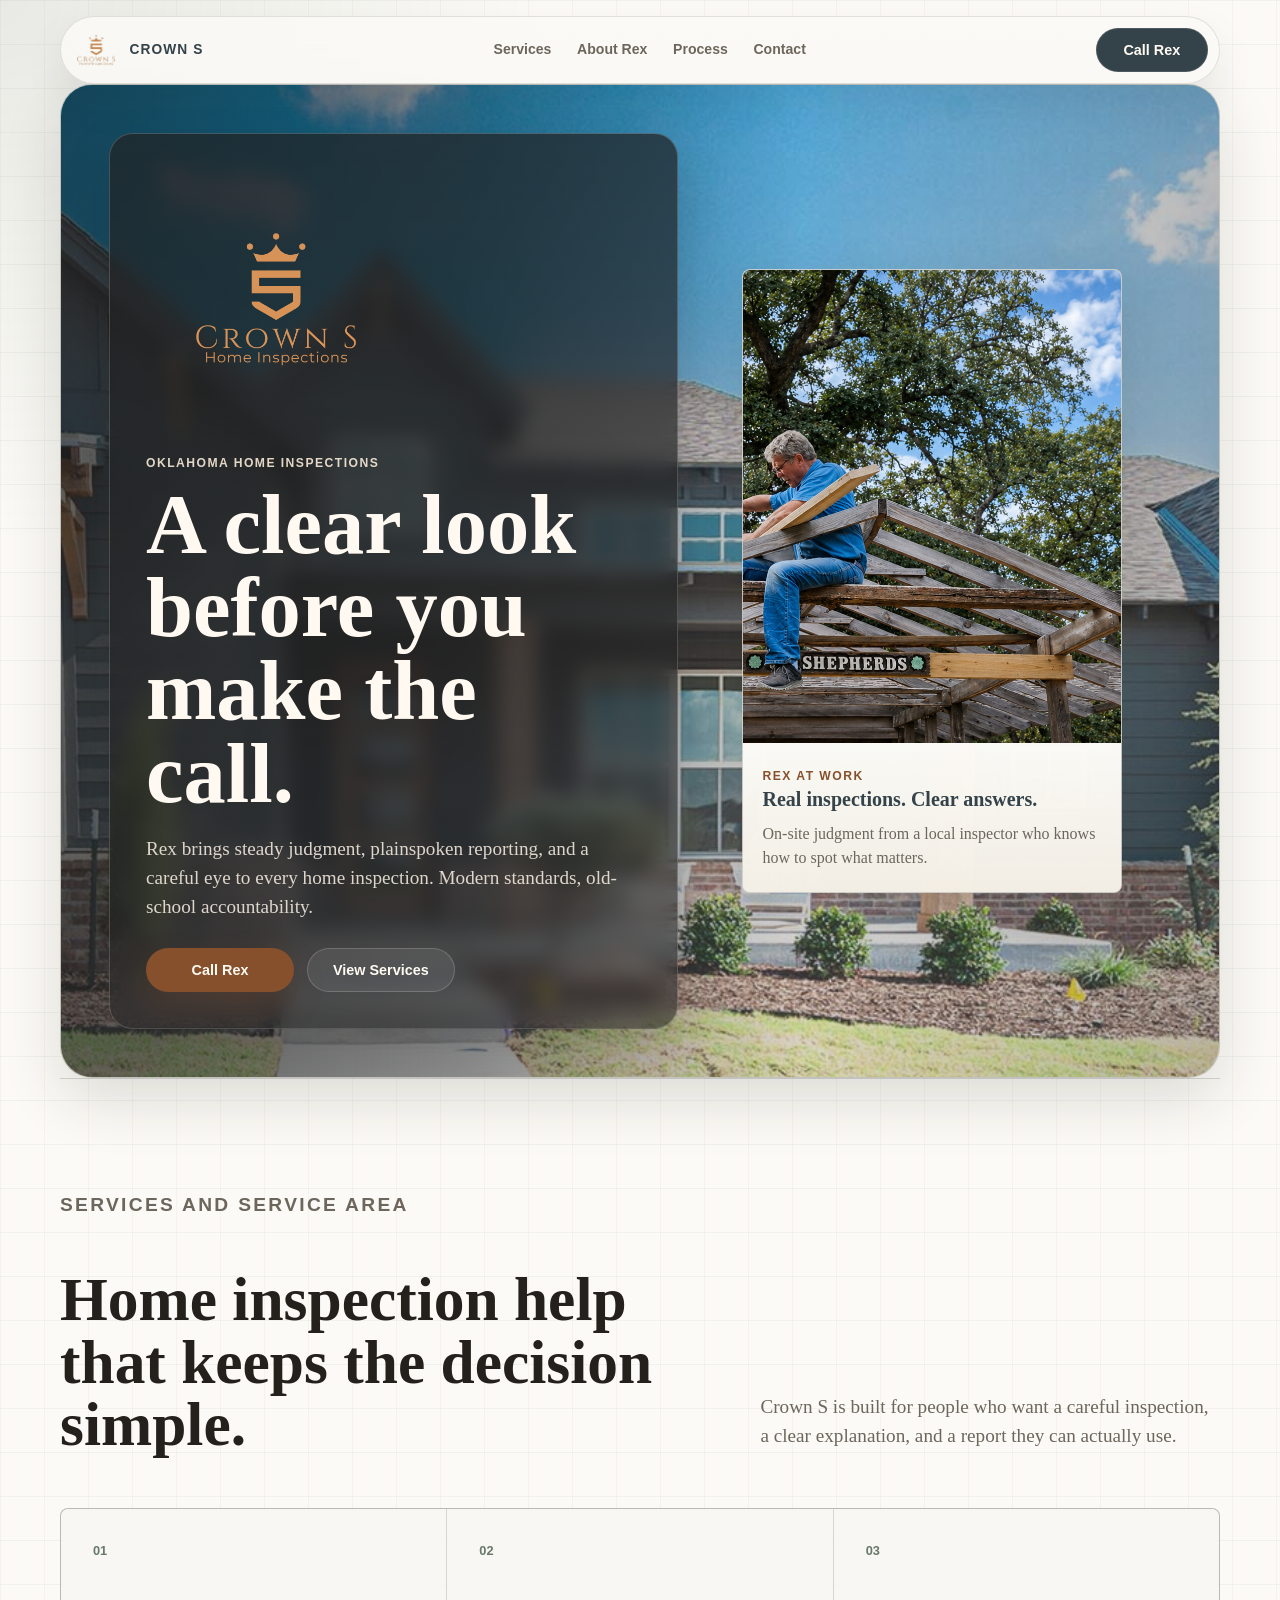
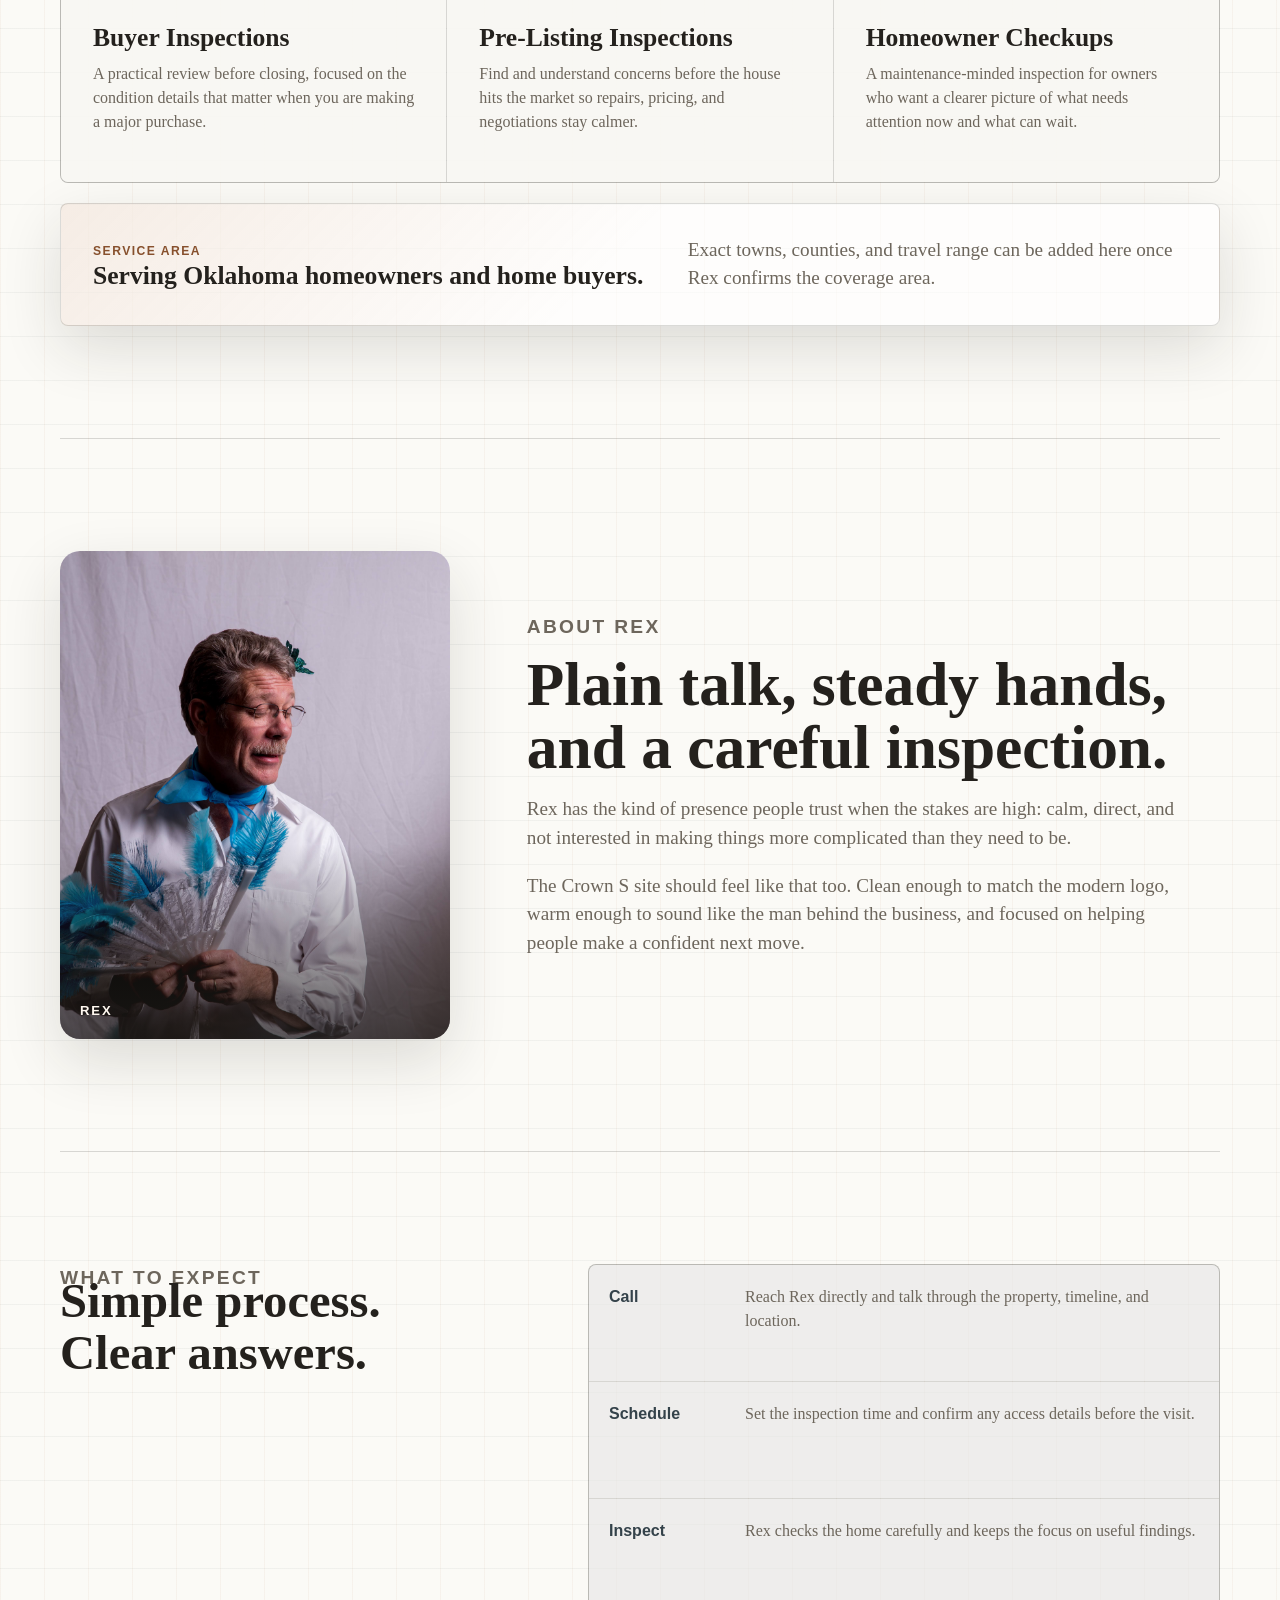
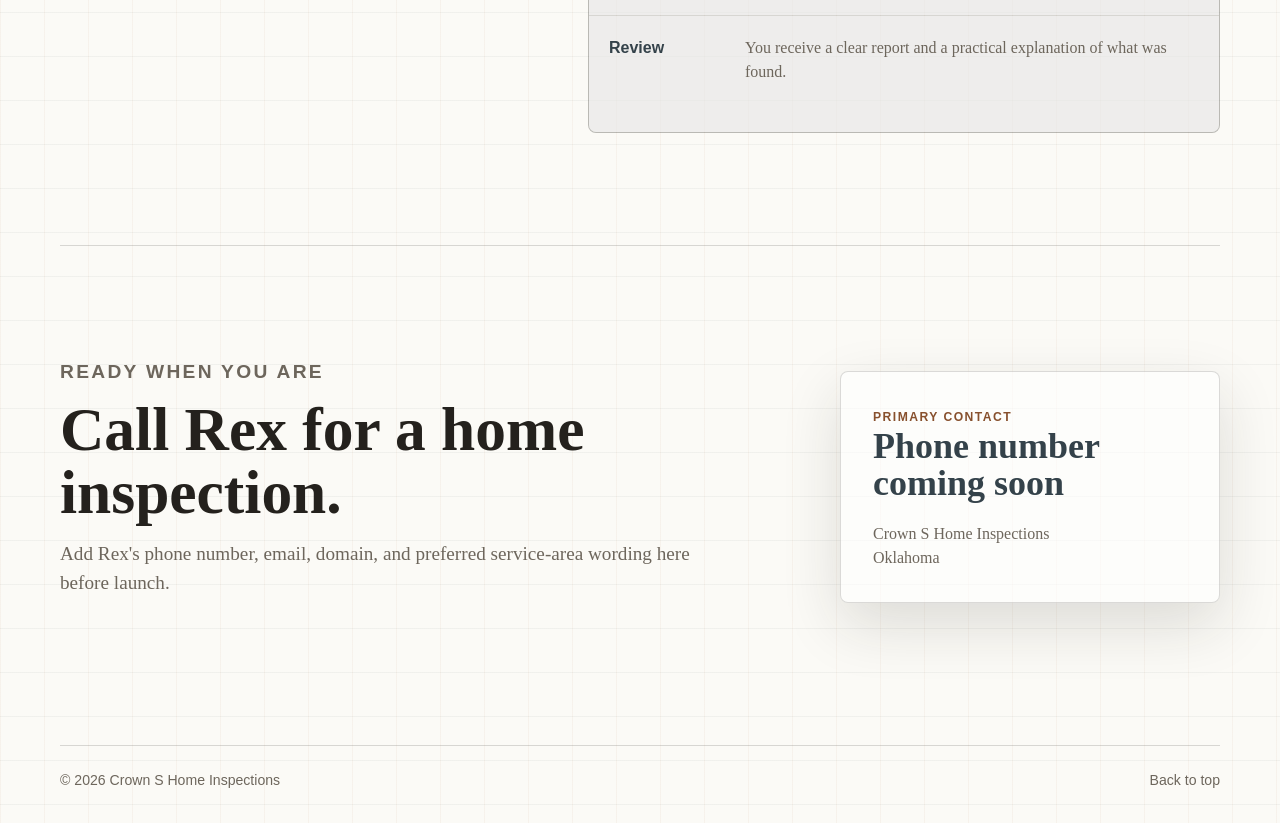
<file: index.html>
<!doctype html>
<html lang="en">
  <head>
    <meta charset="utf-8">
    <meta name="viewport" content="width=device-width, initial-scale=1">
    <title>Crown S Home Inspections</title>
    <meta name="description" content="Crown S Home Inspections provides clear, plainspoken residential home inspections for Oklahoma buyers, sellers, and homeowners.">
    <link rel="icon" href="assets/crown-s-logo-sm.png" type="image/png">
    <link rel="stylesheet" href="assets/styles.css">
  </head>
  <body>
    <header class="site-header" aria-label="Site header">
      <a class="brand" href="#top" aria-label="Crown S Home Inspections home">
        <img src="assets/crown-s-logo-sm.png" alt="Crown S Home Inspections logo mark" width="52" height="52">
        <span>Crown S</span>
      </a>
      <nav class="nav-links" aria-label="Primary navigation">
        <a href="#services">Services</a>
        <a href="#about">About Rex</a>
        <a href="#process">Process</a>
        <a href="#contact">Contact</a>
      </nav>
      <a class="header-call" href="#contact">Call Rex</a>
    </header>

    <main id="top">
      <section class="hero" aria-labelledby="hero-title">
        <div class="hero-skyline" aria-hidden="true"></div>
        <div class="hero-content">
          <div class="hero-card">
            <img class="hero-logo" src="assets/crown-s-logo.png" alt="Crown S Home Inspections" width="620" height="286">
            <p class="eyebrow">Oklahoma home inspections</p>
            <h1 id="hero-title">A clear look before you make the call.</h1>
            <p class="hero-copy">Rex brings steady judgment, plainspoken reporting, and a careful eye to every home inspection. Modern standards, old-school accountability.</p>
            <div class="hero-actions">
              <a class="button button-primary" href="#contact">Call Rex</a>
              <a class="button button-secondary" href="#services">View Services</a>
            </div>
          </div>
        </div>
        <aside class="hero-panel" aria-label="Rex at work">
          <img class="hero-panel-image" src="assets/rex working.png" alt="Rex working on a roof structure during an inspection" width="1672" height="940">
          <div class="hero-panel-copy">
            <span class="panel-label">Rex at work</span>
            <strong>Real inspections. Clear answers.</strong>
            <p>On-site judgment from a local inspector who knows how to spot what matters.</p>
          </div>
        </aside>
      </section>

      <section class="services-section" id="services" aria-labelledby="services-title">
        <div class="section-heading">
          <p class="eyebrow">Services and service area</p>
          <h2 id="services-title">Home inspection help that keeps the decision simple.</h2>
          <p>Crown S is built for people who want a careful inspection, a clear explanation, and a report they can actually use.</p>
        </div>
        <div class="service-grid">
          <article class="service-item">
            <span class="service-number">01</span>
            <h3>Buyer Inspections</h3>
            <p>A practical review before closing, focused on the condition details that matter when you are making a major purchase.</p>
          </article>
          <article class="service-item">
            <span class="service-number">02</span>
            <h3>Pre-Listing Inspections</h3>
            <p>Find and understand concerns before the house hits the market so repairs, pricing, and negotiations stay calmer.</p>
          </article>
          <article class="service-item">
            <span class="service-number">03</span>
            <h3>Homeowner Checkups</h3>
            <p>A maintenance-minded inspection for owners who want a clearer picture of what needs attention now and what can wait.</p>
          </article>
        </div>
        <div class="service-area">
          <div>
            <span class="panel-label">Service area</span>
            <h3>Serving Oklahoma homeowners and home buyers.</h3>
          </div>
          <p>Exact towns, counties, and travel range can be added here once Rex confirms the coverage area.</p>
        </div>
      </section>

      <section class="about-section" id="about" aria-labelledby="about-title">
        <figure class="about-portrait">
          <img src="assets/rex.jpg" alt="Portrait of Rex" width="1280" height="1920">
          <figcaption>Rex</figcaption>
        </figure>
        <div class="about-copy">
          <p class="eyebrow">About Rex</p>
          <h2 id="about-title">Plain talk, steady hands, and a careful inspection.</h2>
          <p>Rex has the kind of presence people trust when the stakes are high: calm, direct, and not interested in making things more complicated than they need to be.</p>
          <p>The Crown S site should feel like that too. Clean enough to match the modern logo, warm enough to sound like the man behind the business, and focused on helping people make a confident next move.</p>
        </div>
      </section>

      <section class="process-section" id="process" aria-labelledby="process-title">
        <div class="section-heading compact">
          <p class="eyebrow">What to expect</p>
          <h2 id="process-title">Simple process. Clear answers.</h2>
        </div>
        <ol class="process-list">
          <li>
            <span>Call</span>
            <p>Reach Rex directly and talk through the property, timeline, and location.</p>
          </li>
          <li>
            <span>Schedule</span>
            <p>Set the inspection time and confirm any access details before the visit.</p>
          </li>
          <li>
            <span>Inspect</span>
            <p>Rex checks the home carefully and keeps the focus on useful findings.</p>
          </li>
          <li>
            <span>Review</span>
            <p>You receive a clear report and a practical explanation of what was found.</p>
          </li>
        </ol>
      </section>

      <section class="contact-section" id="contact" aria-labelledby="contact-title">
        <div>
          <p class="eyebrow">Ready when you are</p>
          <h2 id="contact-title">Call Rex for a home inspection.</h2>
          <p>Add Rex's phone number, email, domain, and preferred service-area wording here before launch.</p>
        </div>
        <div class="contact-box">
          <span class="panel-label">Primary contact</span>
          <a class="contact-phone" href="#contact">Phone number coming soon</a>
          <p>Crown S Home Inspections<br>Oklahoma</p>
        </div>
      </section>
    </main>

    <footer class="site-footer">
      <span>&copy; <span id="year">2026</span> Crown S Home Inspections</span>
      <a href="#top">Back to top</a>
    </footer>

    <a class="mobile-call" href="#contact">Call Rex</a>
  </body>
</html>
</file>
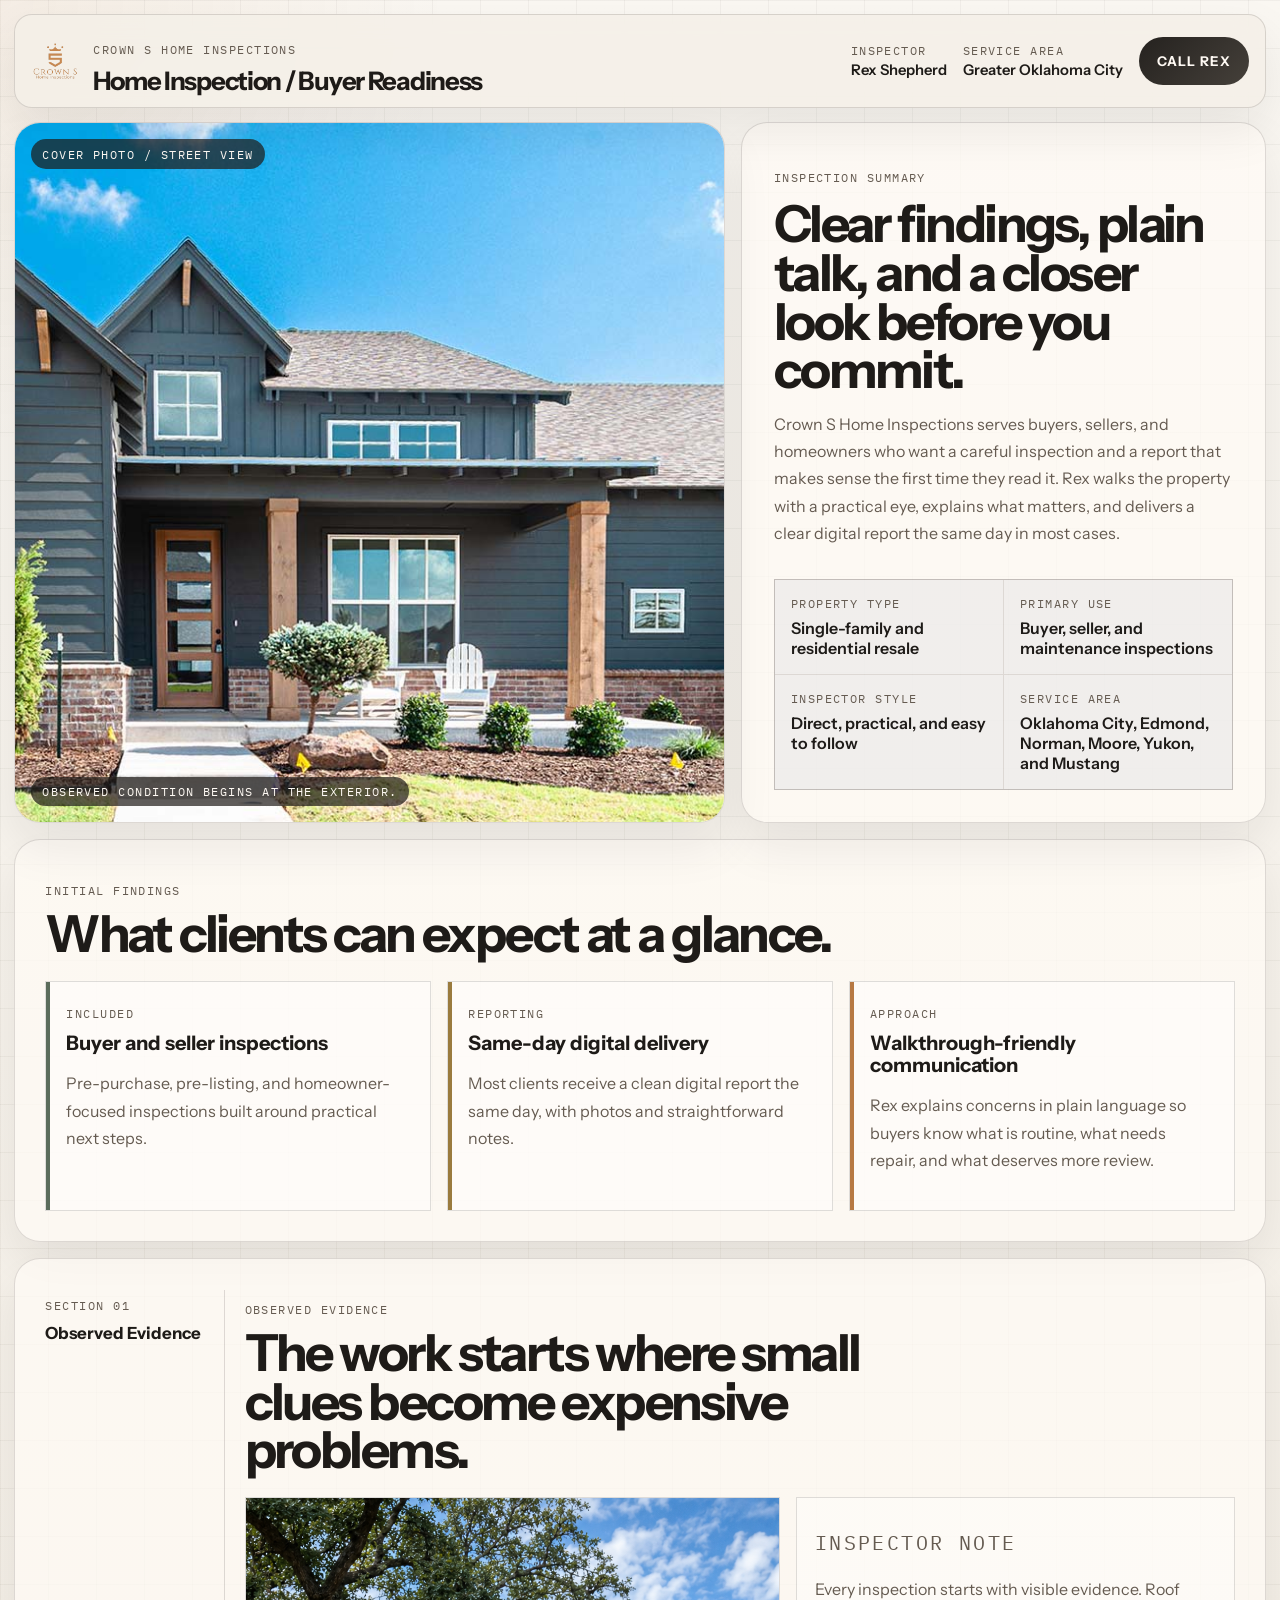
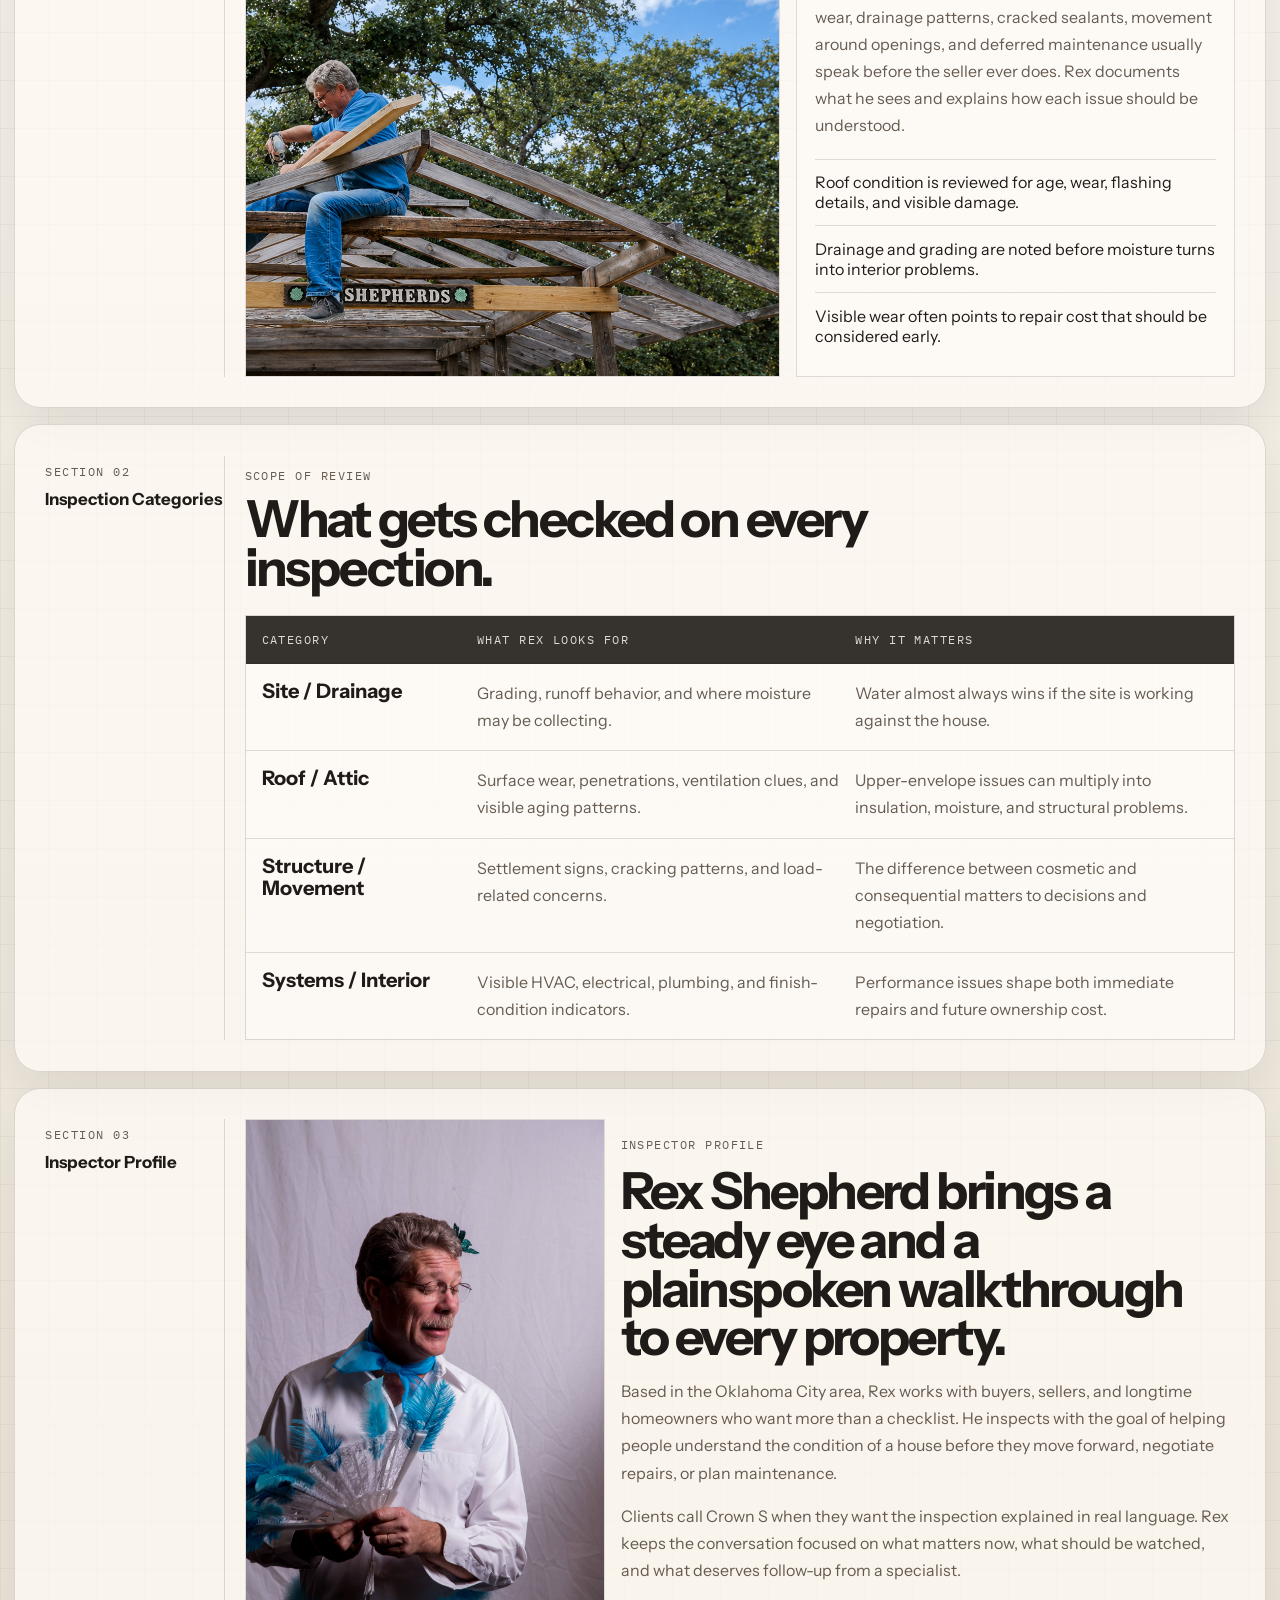
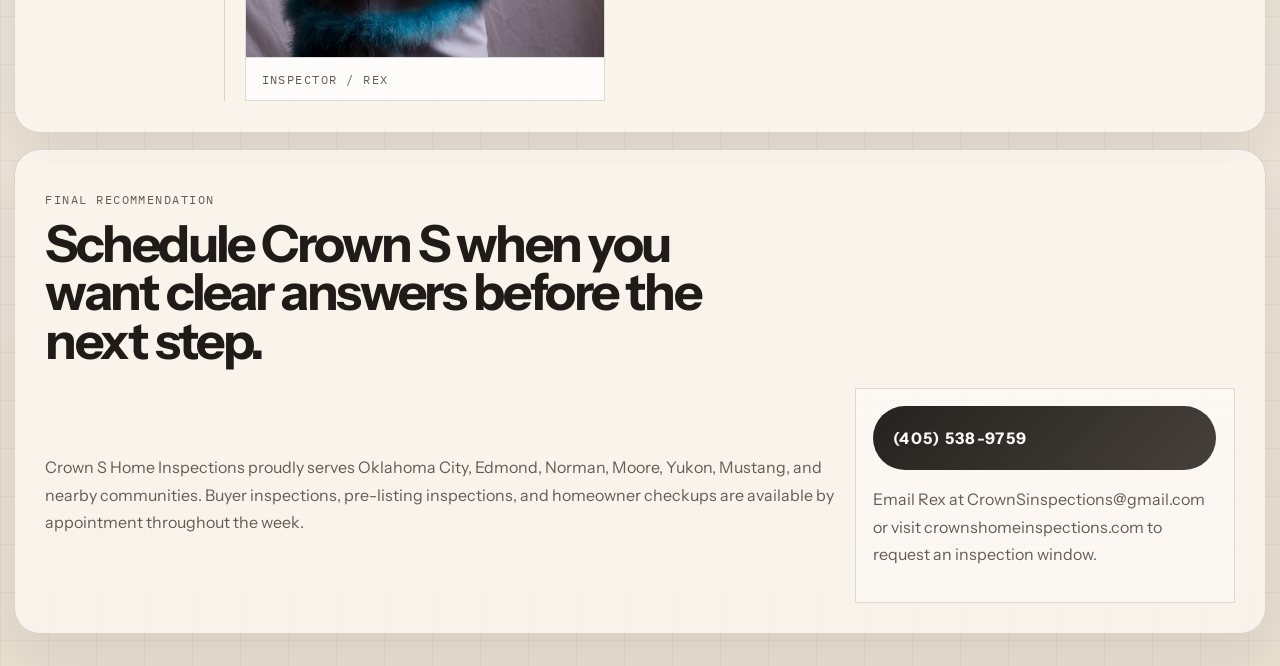
<file: concept-01.html>
<!doctype html>
<html lang="en">
  <head>
    <meta charset="utf-8">
    <meta name="viewport" content="width=device-width, initial-scale=1">
    <title>Crown S Home Inspections | Oklahoma City Home Inspector</title>
    <meta name="description" content="Crown S Home Inspections provides buyer, seller, and homeowner inspections across Oklahoma City, Edmond, Norman, Moore, and surrounding communities.">
    <link rel="icon" href="assets/crown-s-logo-sm.png" type="image/png">
    <link rel="preconnect" href="https://fonts.googleapis.com">
    <link rel="preconnect" href="https://fonts.gstatic.com" crossorigin>
    <link href="https://fonts.googleapis.com/css2?family=IBM+Plex+Mono:wght@400;500;600&family=Instrument+Sans:wght@400;500;600;700&display=swap" rel="stylesheet">
    <link rel="stylesheet" href="assets/concept-01.css">
  </head>
  <body>
    <div class="report-page">
      <header class="report-header" aria-label="Site header">
        <div class="report-header__brand">
          <img src="assets/crown-s-logo-sm.png" alt="Crown S Home Inspections mark" width="54" height="54">
          <div>
            <p class="report-kicker">Crown S Home Inspections</p>
            <h1>Home Inspection / Buyer Readiness</h1>
          </div>
        </div>
        <div class="report-header__meta">
          <div>
            <span>Inspector</span>
            <strong>Rex Shepherd</strong>
          </div>
          <div>
            <span>Service Area</span>
            <strong>Greater Oklahoma City</strong>
          </div>
          <a class="report-call" href="tel:+14055389759">Call Rex</a>
        </div>
      </header>

      <main>
        <section class="cover-sheet" aria-labelledby="cover-title">
          <div class="cover-sheet__media">
            <img src="assets/backgroundpic.jpg" alt="Exterior view of a house" width="1600" height="1067">
            <div class="media-tag media-tag--top">Cover Photo / Street View</div>
            <div class="media-tag media-tag--bottom">Observed condition begins at the exterior.</div>
          </div>
          <div class="cover-sheet__summary">
            <p class="report-kicker">Inspection Summary</p>
            <h2 id="cover-title">Clear findings, plain talk, and a closer look before you commit.</h2>
            <p>Crown S Home Inspections serves buyers, sellers, and homeowners who want a careful inspection and a report that makes sense the first time they read it. Rex walks the property with a practical eye, explains what matters, and delivers a clear digital report the same day in most cases.</p>
            <dl class="summary-grid">
              <div>
                <dt>Property Type</dt>
                <dd>Single-family and residential resale</dd>
              </div>
              <div>
                <dt>Primary Use</dt>
                <dd>Buyer, seller, and maintenance inspections</dd>
              </div>
              <div>
                <dt>Inspector Style</dt>
                <dd>Direct, practical, and easy to follow</dd>
              </div>
              <div>
                <dt>Service Area</dt>
                <dd>Oklahoma City, Edmond, Norman, Moore, Yukon, and Mustang</dd>
              </div>
            </dl>
          </div>
        </section>

        <section class="status-board" aria-labelledby="status-title">
          <div class="section-title-row">
            <p class="report-kicker">Initial Findings</p>
            <h2 id="status-title">What clients can expect at a glance.</h2>
          </div>
          <div class="status-grid">
            <article class="status-card status-card--good">
              <span class="status-label">Included</span>
              <h3>Buyer and seller inspections</h3>
              <p>Pre-purchase, pre-listing, and homeowner-focused inspections built around practical next steps.</p>
            </article>
            <article class="status-card status-card--watch">
              <span class="status-label">Reporting</span>
              <h3>Same-day digital delivery</h3>
              <p>Most clients receive a clean digital report the same day, with photos and straightforward notes.</p>
            </article>
            <article class="status-card status-card--accent">
              <span class="status-label">Approach</span>
              <h3>Walkthrough-friendly communication</h3>
              <p>Rex explains concerns in plain language so buyers know what is routine, what needs repair, and what deserves more review.</p>
            </article>
          </div>
        </section>

        <section class="chapter chapter--evidence" aria-labelledby="evidence-title">
          <div class="chapter-index">
            <span>Section 01</span>
            <strong>Observed Evidence</strong>
          </div>
          <div class="chapter-body">
            <div class="section-title-row section-title-row--tight">
              <p class="report-kicker">Observed Evidence</p>
              <h2 id="evidence-title">The work starts where small clues become expensive problems.</h2>
            </div>
            <div class="evidence-grid">
              <figure class="evidence-photo">
                <img src="assets/rex working.png" alt="Rex working during an inspection" width="1672" height="940">
                <figcaption>Field photo / inspector at work</figcaption>
              </figure>
              <div class="evidence-note">
                <p class="note-title">Inspector note</p>
                <p>Every inspection starts with visible evidence. Roof wear, drainage patterns, cracked sealants, movement around openings, and deferred maintenance usually speak before the seller ever does. Rex documents what he sees and explains how each issue should be understood.</p>
                <ul class="checklist">
                  <li>Roof condition is reviewed for age, wear, flashing details, and visible damage.</li>
                  <li>Drainage and grading are noted before moisture turns into interior problems.</li>
                  <li>Visible wear often points to repair cost that should be considered early.</li>
                </ul>
              </div>
            </div>
          </div>
        </section>

        <section class="chapter chapter--systems" aria-labelledby="systems-title">
          <div class="chapter-index">
            <span>Section 02</span>
            <strong>Inspection Categories</strong>
          </div>
          <div class="chapter-body">
            <div class="section-title-row section-title-row--tight">
              <p class="report-kicker">Scope Of Review</p>
              <h2 id="systems-title">What gets checked on every inspection.</h2>
            </div>
            <div class="systems-table" role="table" aria-label="Inspection categories">
              <div class="systems-row systems-row--head" role="row">
                <span role="columnheader">Category</span>
                <span role="columnheader">What Rex Looks For</span>
                <span role="columnheader">Why It Matters</span>
              </div>
              <div class="systems-row" role="row">
                <strong role="cell">Site / Drainage</strong>
                <p role="cell">Grading, runoff behavior, and where moisture may be collecting.</p>
                <p role="cell">Water almost always wins if the site is working against the house.</p>
              </div>
              <div class="systems-row" role="row">
                <strong role="cell">Roof / Attic</strong>
                <p role="cell">Surface wear, penetrations, ventilation clues, and visible aging patterns.</p>
                <p role="cell">Upper-envelope issues can multiply into insulation, moisture, and structural problems.</p>
              </div>
              <div class="systems-row" role="row">
                <strong role="cell">Structure / Movement</strong>
                <p role="cell">Settlement signs, cracking patterns, and load-related concerns.</p>
                <p role="cell">The difference between cosmetic and consequential matters to decisions and negotiation.</p>
              </div>
              <div class="systems-row" role="row">
                <strong role="cell">Systems / Interior</strong>
                <p role="cell">Visible HVAC, electrical, plumbing, and finish-condition indicators.</p>
                <p role="cell">Performance issues shape both immediate repairs and future ownership cost.</p>
              </div>
            </div>
          </div>
        </section>

        <section class="chapter chapter--profile" id="rex" aria-labelledby="profile-title">
          <div class="chapter-index">
            <span>Section 03</span>
            <strong>Inspector Profile</strong>
          </div>
          <div class="chapter-body profile-layout">
            <figure class="profile-photo">
              <img src="assets/rex.jpg" alt="Portrait of Rex" width="1280" height="1920">
              <figcaption>Inspector / Rex</figcaption>
            </figure>
            <div class="profile-copy">
              <p class="report-kicker">Inspector Profile</p>
              <h2 id="profile-title">Rex Shepherd brings a steady eye and a plainspoken walkthrough to every property.</h2>
              <p>Based in the Oklahoma City area, Rex works with buyers, sellers, and longtime homeowners who want more than a checklist. He inspects with the goal of helping people understand the condition of a house before they move forward, negotiate repairs, or plan maintenance.</p>
              <p>Clients call Crown S when they want the inspection explained in real language. Rex keeps the conversation focused on what matters now, what should be watched, and what deserves follow-up from a specialist.</p>
            </div>
          </div>
        </section>

        <section class="final-note" id="final-note" aria-labelledby="final-title">
          <div class="section-title-row section-title-row--tight">
            <p class="report-kicker">Final Recommendation</p>
            <h2 id="final-title">Schedule Crown S when you want clear answers before the next step.</h2>
          </div>
          <div class="final-grid">
            <div class="final-summary">
              <p>Crown S Home Inspections proudly serves Oklahoma City, Edmond, Norman, Moore, Yukon, Mustang, and nearby communities. Buyer inspections, pre-listing inspections, and homeowner checkups are available by appointment throughout the week.</p>
            </div>
            <div class="final-actions">
              <a class="report-call report-call--large" href="tel:+14055389759">(405) 538-9759</a>
              <p>Email Rex at <a href="mailto:CrownSinspections@gmail.com">CrownSinspections@gmail.com</a> or visit crownshomeinspections.com to request an inspection window.</p>
            </div>
          </div>
        </section>
      </main>
    </div>
  </body>
</html>
</file>
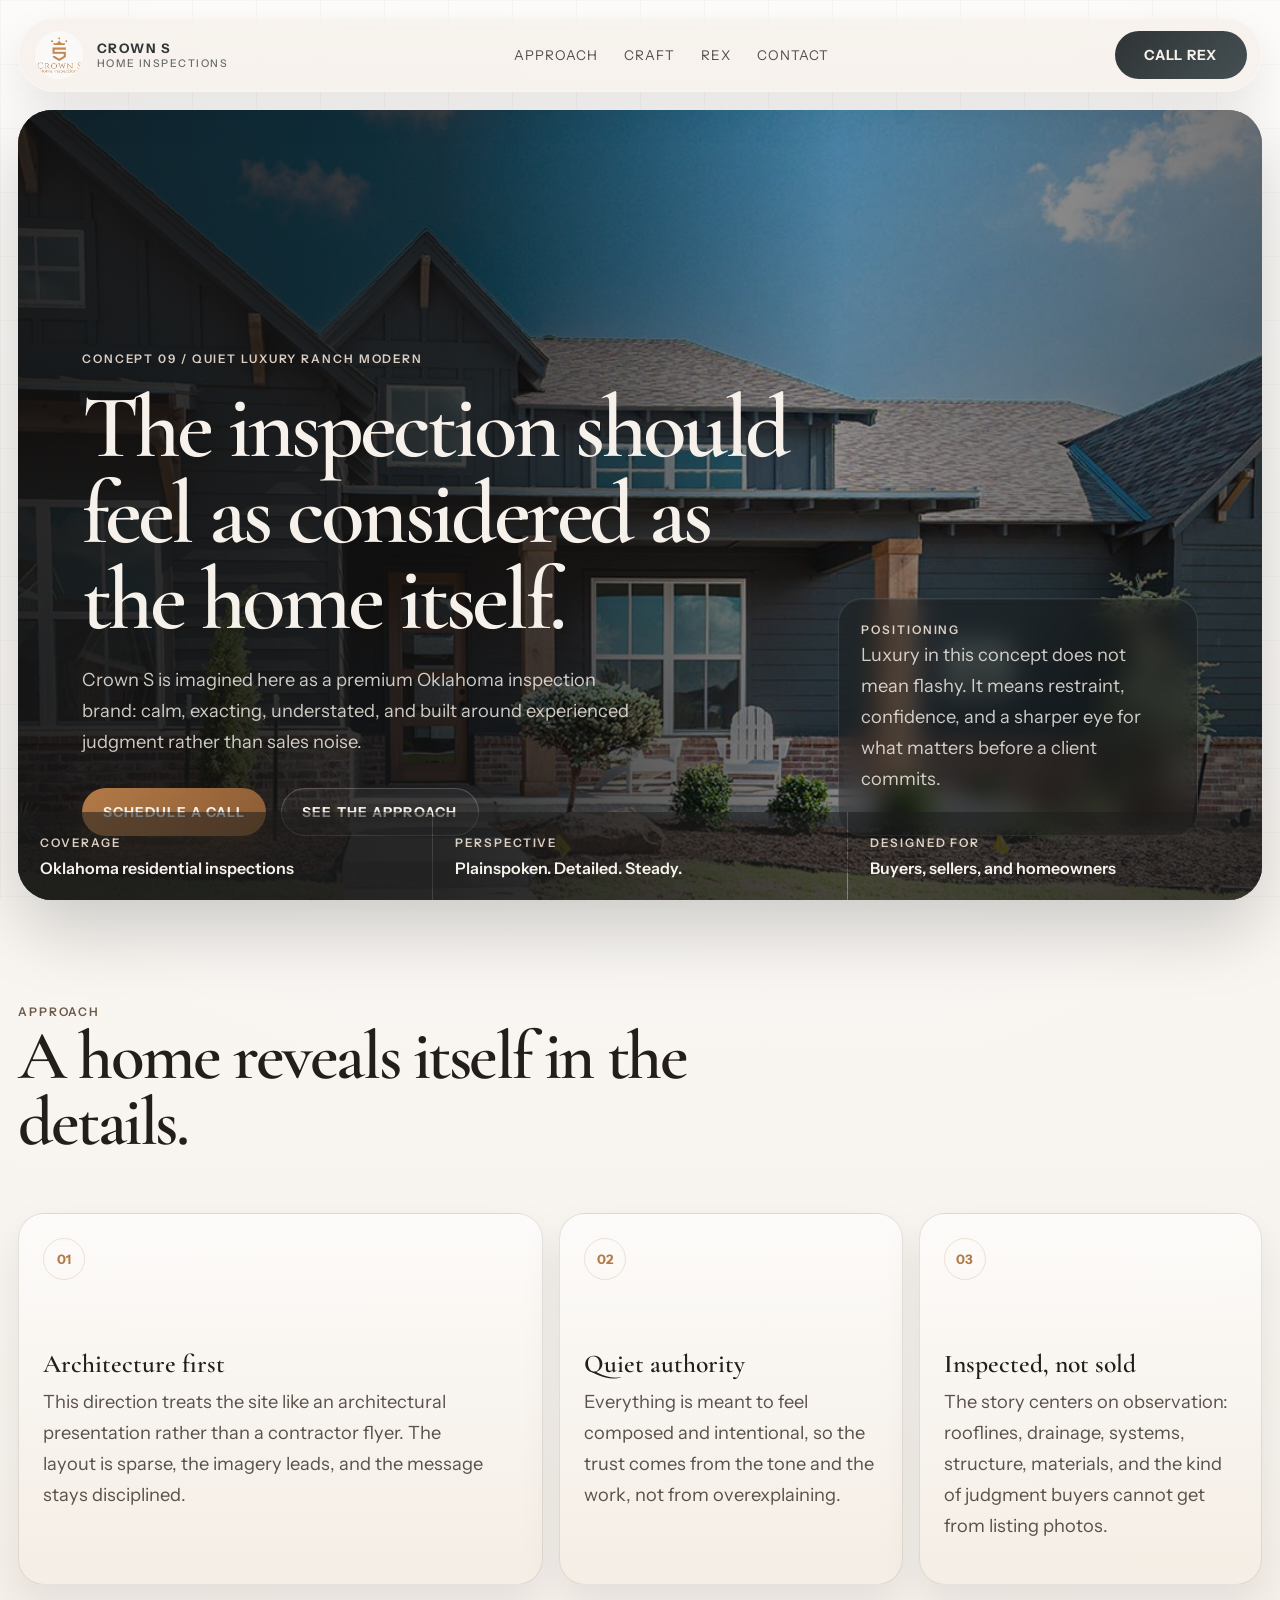
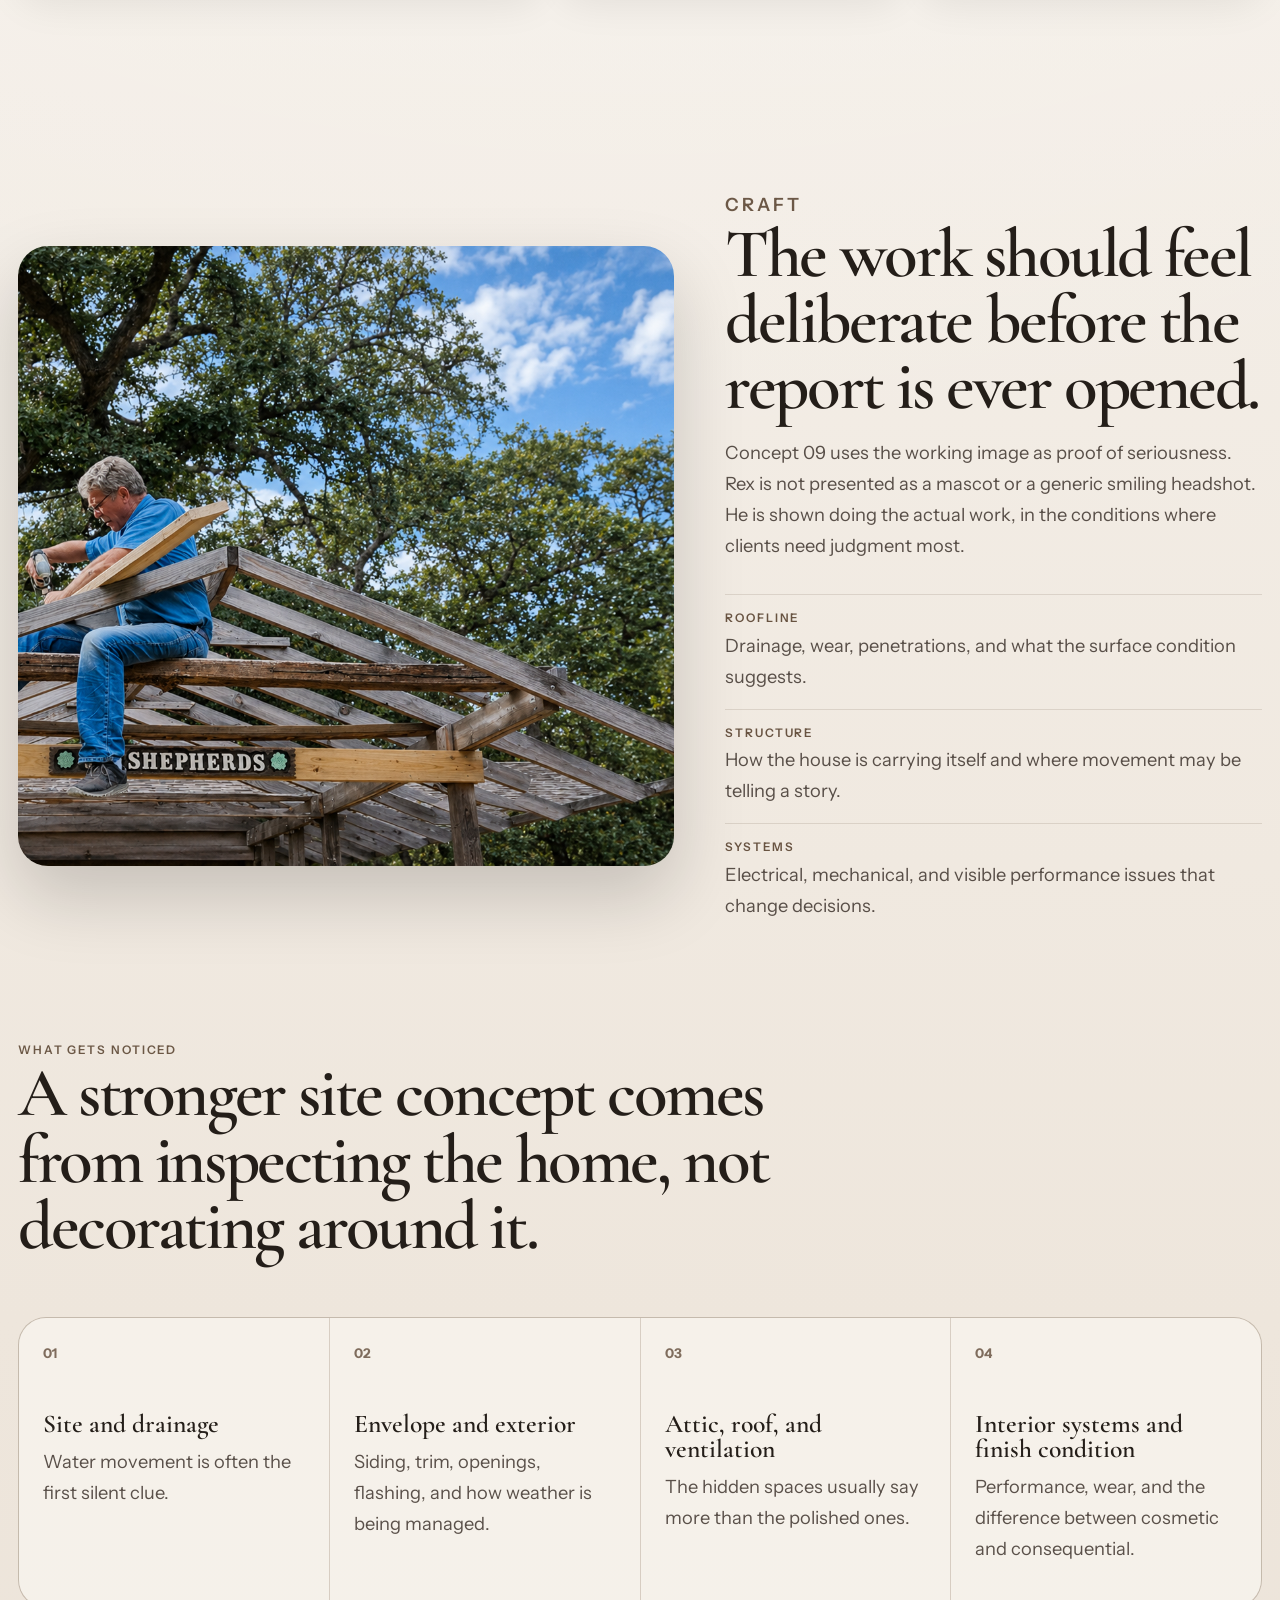
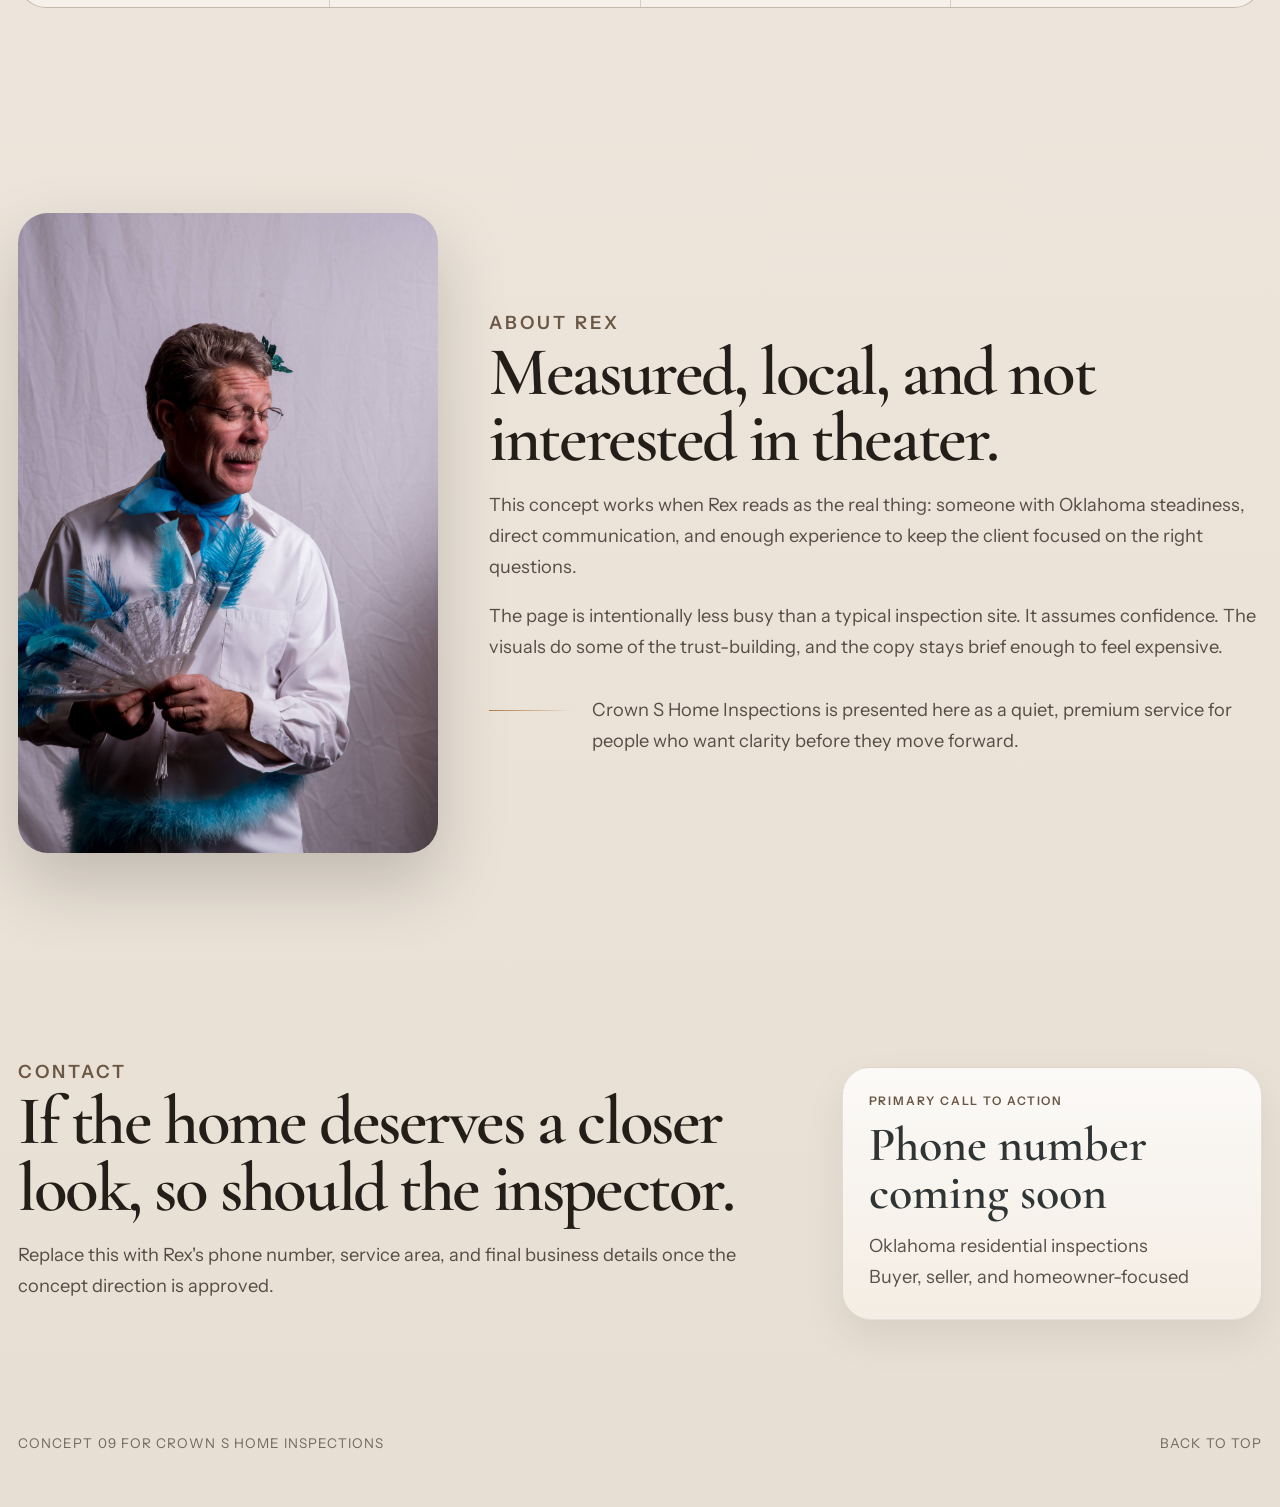
<file: concept-09.html>
<!doctype html>
<html lang="en">
  <head>
    <meta charset="utf-8">
    <meta name="viewport" content="width=device-width, initial-scale=1">
    <title>Crown S Home Inspections | Concept 09</title>
    <meta name="description" content="Concept 09 for Crown S Home Inspections: a premium ranch-modern home inspection landing page.">
    <link rel="icon" href="assets/crown-s-logo-sm.png" type="image/png">
    <link rel="preconnect" href="https://fonts.googleapis.com">
    <link rel="preconnect" href="https://fonts.gstatic.com" crossorigin>
    <link href="https://fonts.googleapis.com/css2?family=Instrument+Sans:wght@400;500;600;700&family=Cormorant+Garamond:wght@500;600;700&display=swap" rel="stylesheet">
    <link rel="stylesheet" href="assets/concept-09.css">
  </head>
  <body>
    <div class="page-shell">
      <header class="site-header" aria-label="Site header">
        <a class="brand" href="#top" aria-label="Crown S Home Inspections concept 09 home">
          <img src="assets/crown-s-logo-sm.png" alt="Crown S Home Inspections mark" width="54" height="54">
          <span>
            <strong>Crown S</strong>
            <em>Home Inspections</em>
          </span>
        </a>
        <nav class="site-nav" aria-label="Primary navigation">
          <a href="#philosophy">Approach</a>
          <a href="#craft">Craft</a>
          <a href="#rex">Rex</a>
          <a href="#contact">Contact</a>
        </nav>
        <a class="header-cta" href="#contact">Call Rex</a>
      </header>

      <main id="top">
        <section class="hero" aria-labelledby="hero-title">
          <div class="hero-media" aria-hidden="true"></div>
          <div class="hero-overlay"></div>
          <div class="hero-grid">
            <div class="hero-copy">
              <p class="section-tag">Concept 09 / Quiet Luxury Ranch Modern</p>
              <h1 id="hero-title">The inspection should feel as considered as the home itself.</h1>
              <p class="hero-intro">Crown S is imagined here as a premium Oklahoma inspection brand: calm, exacting, understated, and built around experienced judgment rather than sales noise.</p>
              <div class="hero-actions">
                <a class="button button-primary" href="#contact">Schedule A Call</a>
                <a class="button button-secondary" href="#philosophy">See The Approach</a>
              </div>
            </div>
            <aside class="hero-note" aria-label="Positioning note">
              <p class="note-label">Positioning</p>
              <p class="hero-note-copy">Luxury in this concept does not mean flashy. It means restraint, confidence, and a sharper eye for what matters before a client commits.</p>
            </aside>
          </div>
          <div class="hero-footer">
            <div>
              <span class="metric-label">Coverage</span>
              <strong>Oklahoma residential inspections</strong>
            </div>
            <div>
              <span class="metric-label">Perspective</span>
              <strong>Plainspoken. Detailed. Steady.</strong>
            </div>
            <div>
              <span class="metric-label">Designed for</span>
              <strong>Buyers, sellers, and homeowners</strong>
            </div>
          </div>
        </section>

        <section class="philosophy-section" id="philosophy" aria-labelledby="philosophy-title">
          <div class="section-header">
            <p class="section-tag">Approach</p>
            <h2 id="philosophy-title">A home reveals itself in the details.</h2>
          </div>
          <div class="philosophy-grid">
            <article class="philosophy-card philosophy-card-wide">
              <span class="card-number">01</span>
              <h3>Architecture first</h3>
              <p>This direction treats the site like an architectural presentation rather than a contractor flyer. The layout is sparse, the imagery leads, and the message stays disciplined.</p>
            </article>
            <article class="philosophy-card">
              <span class="card-number">02</span>
              <h3>Quiet authority</h3>
              <p>Everything is meant to feel composed and intentional, so the trust comes from the tone and the work, not from overexplaining.</p>
            </article>
            <article class="philosophy-card">
              <span class="card-number">03</span>
              <h3>Inspected, not sold</h3>
              <p>The story centers on observation: rooflines, drainage, systems, structure, materials, and the kind of judgment buyers cannot get from listing photos.</p>
            </article>
          </div>
        </section>

        <section class="craft-section" id="craft" aria-labelledby="craft-title">
          <div class="craft-media-wrap">
            <img class="craft-media" src="assets/rex working.png" alt="Rex working during a home inspection" width="1672" height="940">
          </div>
          <div class="craft-copy">
            <p class="section-tag">Craft</p>
            <h2 id="craft-title">The work should feel deliberate before the report is ever opened.</h2>
            <p>Concept 09 uses the working image as proof of seriousness. Rex is not presented as a mascot or a generic smiling headshot. He is shown doing the actual work, in the conditions where clients need judgment most.</p>
            <div class="craft-points">
              <div>
                <span class="point-label">Roofline</span>
                <p>Drainage, wear, penetrations, and what the surface condition suggests.</p>
              </div>
              <div>
                <span class="point-label">Structure</span>
                <p>How the house is carrying itself and where movement may be telling a story.</p>
              </div>
              <div>
                <span class="point-label">Systems</span>
                <p>Electrical, mechanical, and visible performance issues that change decisions.</p>
              </div>
            </div>
          </div>
        </section>

        <section class="notice-section" aria-labelledby="notice-title">
          <div class="section-header narrow">
            <p class="section-tag">What Gets Noticed</p>
            <h2 id="notice-title">A stronger site concept comes from inspecting the home, not decorating around it.</h2>
          </div>
          <div class="notice-rail">
            <div class="notice-item">
              <span>01</span>
              <h3>Site and drainage</h3>
              <p>Water movement is often the first silent clue.</p>
            </div>
            <div class="notice-item">
              <span>02</span>
              <h3>Envelope and exterior</h3>
              <p>Siding, trim, openings, flashing, and how weather is being managed.</p>
            </div>
            <div class="notice-item">
              <span>03</span>
              <h3>Attic, roof, and ventilation</h3>
              <p>The hidden spaces usually say more than the polished ones.</p>
            </div>
            <div class="notice-item">
              <span>04</span>
              <h3>Interior systems and finish condition</h3>
              <p>Performance, wear, and the difference between cosmetic and consequential.</p>
            </div>
          </div>
        </section>

        <section class="rex-section" id="rex" aria-labelledby="rex-title">
          <figure class="rex-portrait">
            <img src="assets/rex.jpg" alt="Portrait of Rex" width="1280" height="1920">
          </figure>
          <div class="rex-copy">
            <p class="section-tag">About Rex</p>
            <h2 id="rex-title">Measured, local, and not interested in theater.</h2>
            <p>This concept works when Rex reads as the real thing: someone with Oklahoma steadiness, direct communication, and enough experience to keep the client focused on the right questions.</p>
            <p>The page is intentionally less busy than a typical inspection site. It assumes confidence. The visuals do some of the trust-building, and the copy stays brief enough to feel expensive.</p>
            <div class="signature-block">
              <span class="signature-line"></span>
              <p>Crown S Home Inspections is presented here as a quiet, premium service for people who want clarity before they move forward.</p>
            </div>
          </div>
        </section>

        <section class="contact-section" id="contact" aria-labelledby="contact-title">
          <div class="contact-copy">
            <p class="section-tag">Contact</p>
            <h2 id="contact-title">If the home deserves a closer look, so should the inspector.</h2>
            <p>Replace this with Rex's phone number, service area, and final business details once the concept direction is approved.</p>
          </div>
          <div class="contact-panel">
            <span class="panel-kicker">Primary Call To Action</span>
            <a class="contact-link" href="#contact">Phone number coming soon</a>
            <p>Oklahoma residential inspections<br>Buyer, seller, and homeowner-focused</p>
          </div>
        </section>
      </main>

      <footer class="site-footer">
        <span>Concept 09 for Crown S Home Inspections</span>
        <a href="#top">Back to top</a>
      </footer>
    </div>
  </body>
</html>
</file>
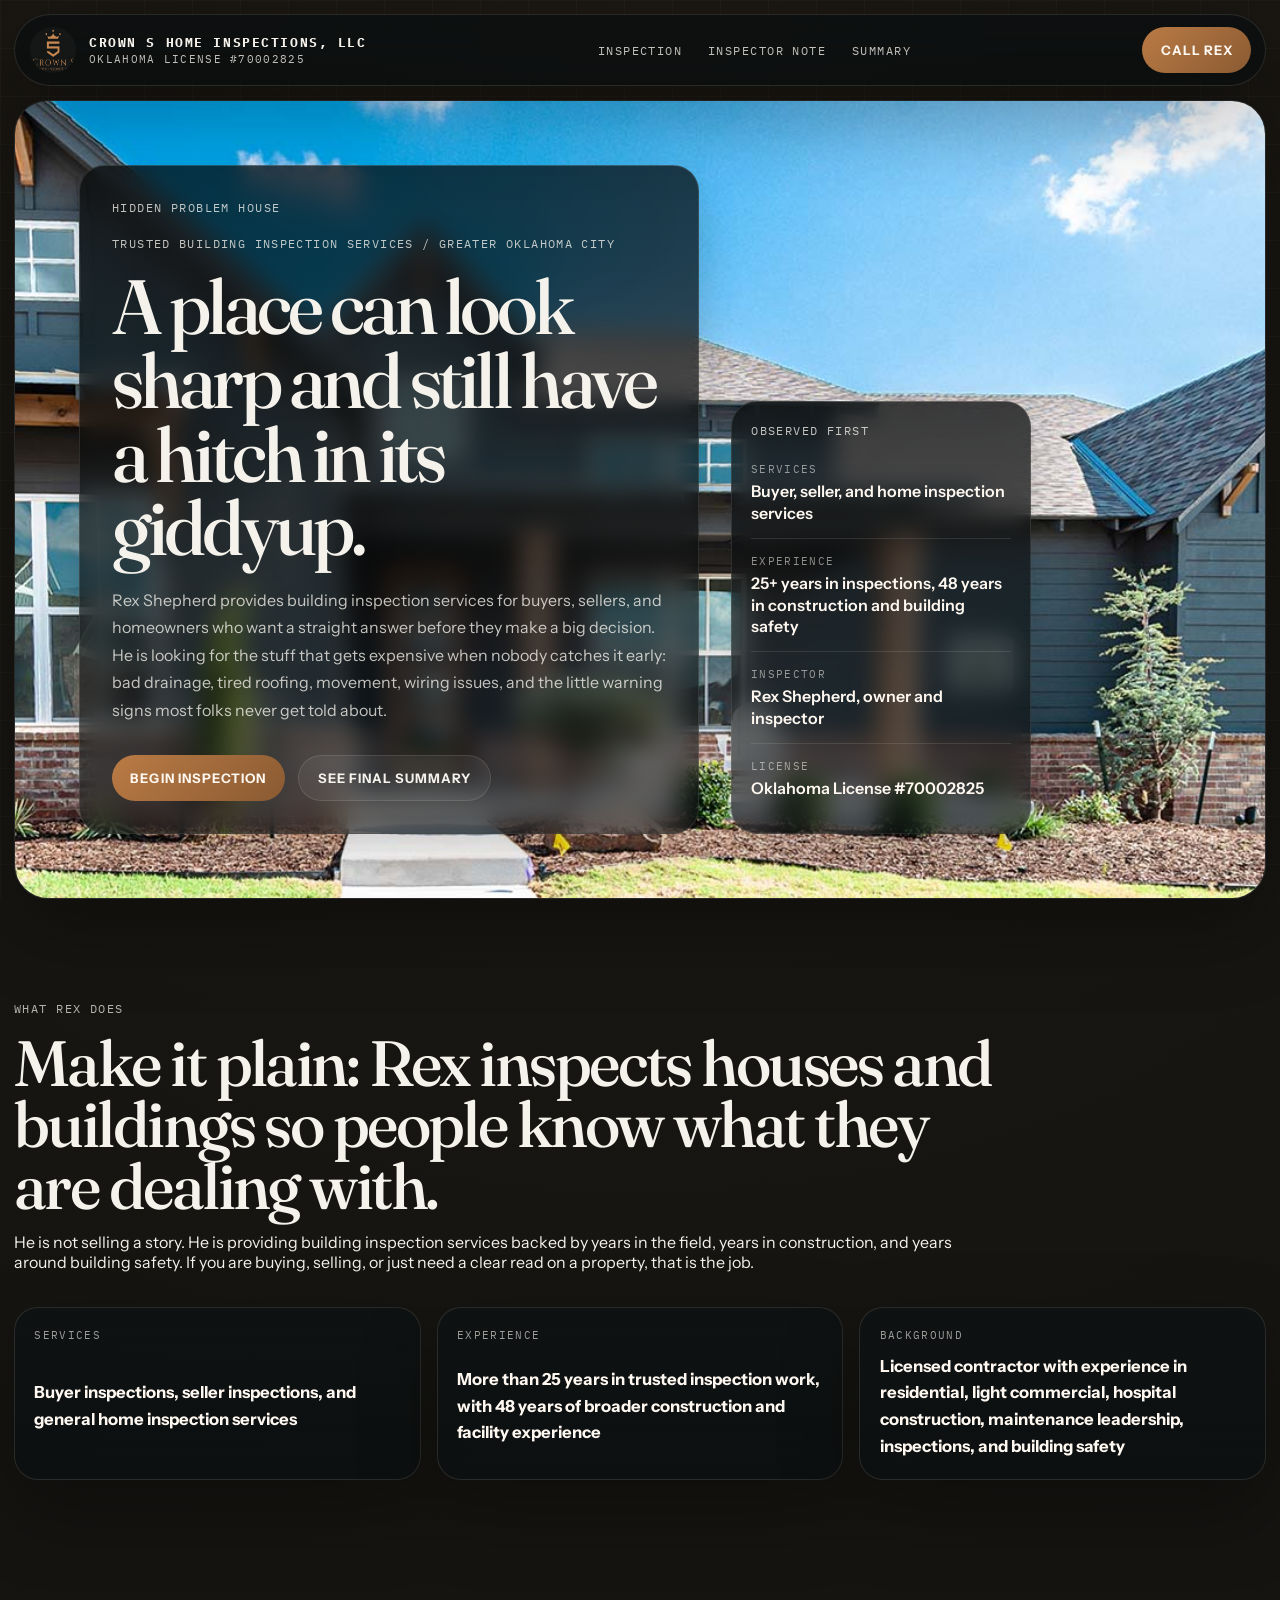
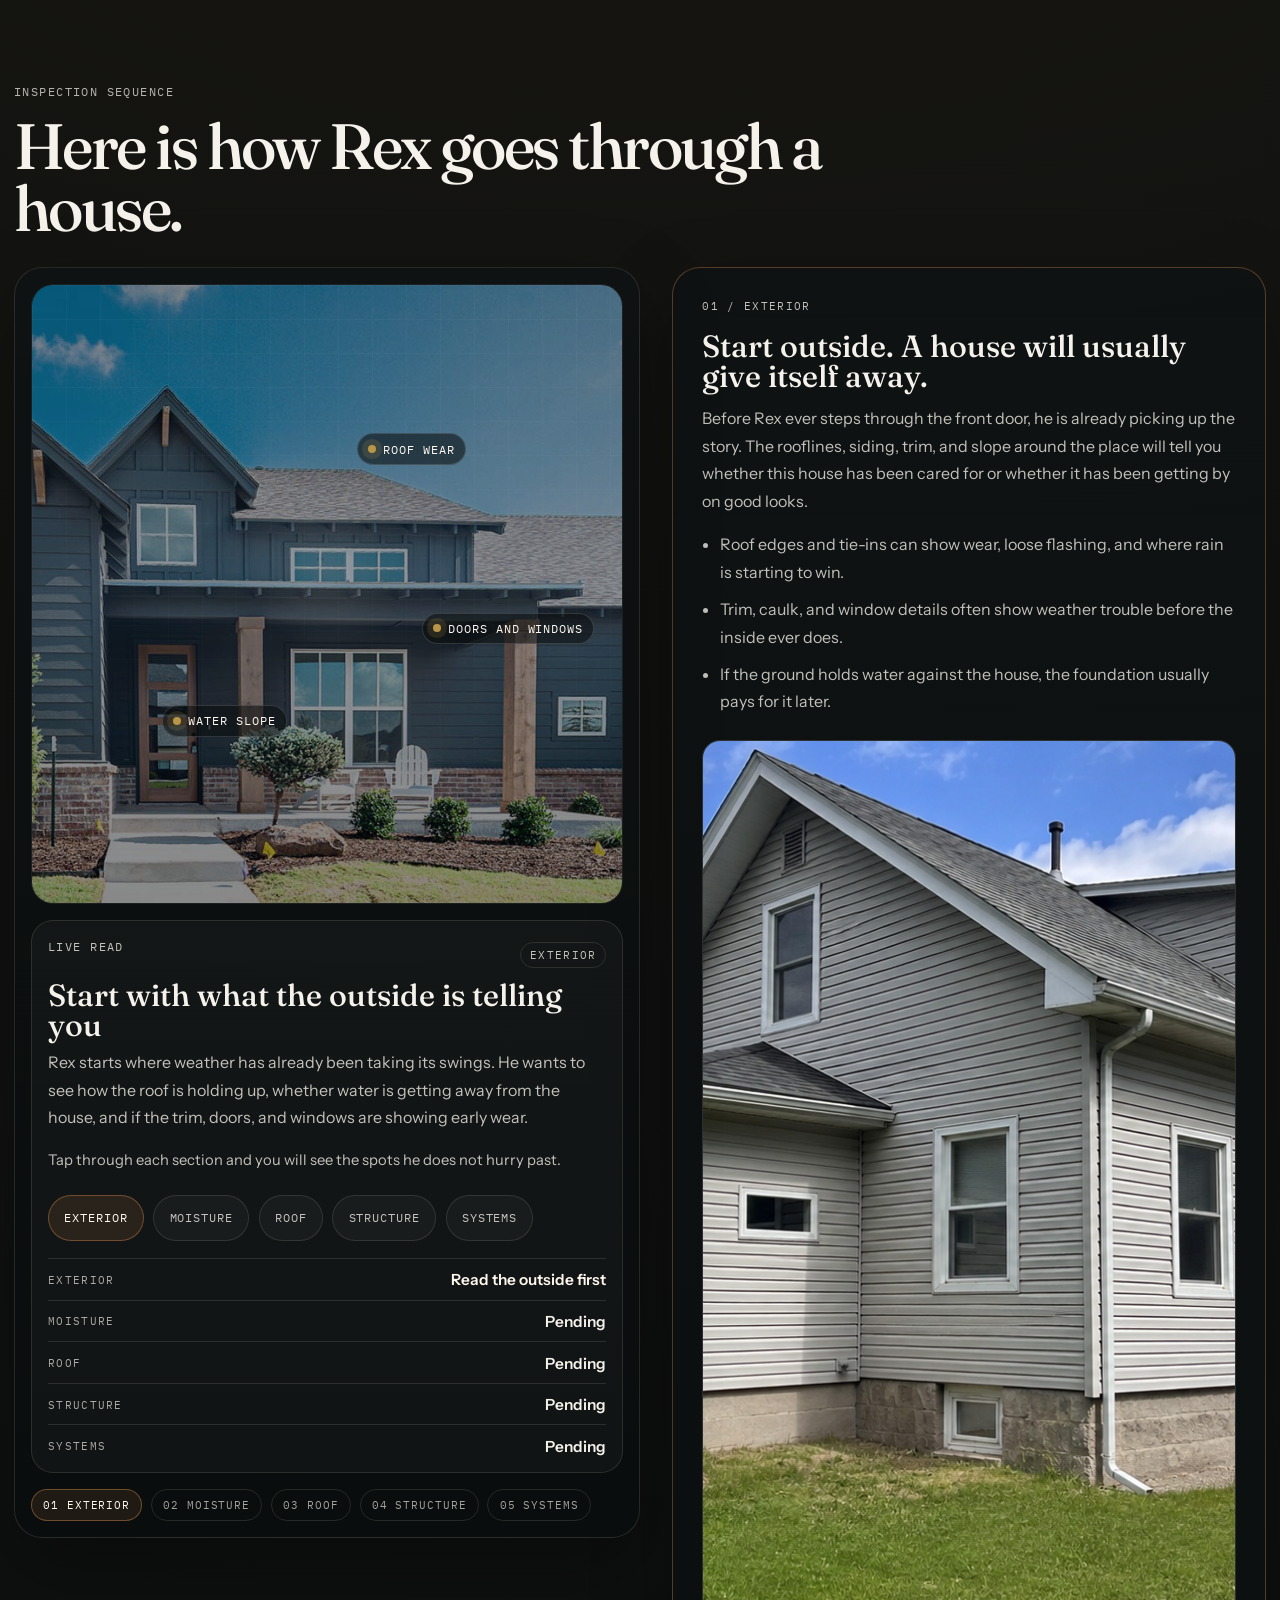
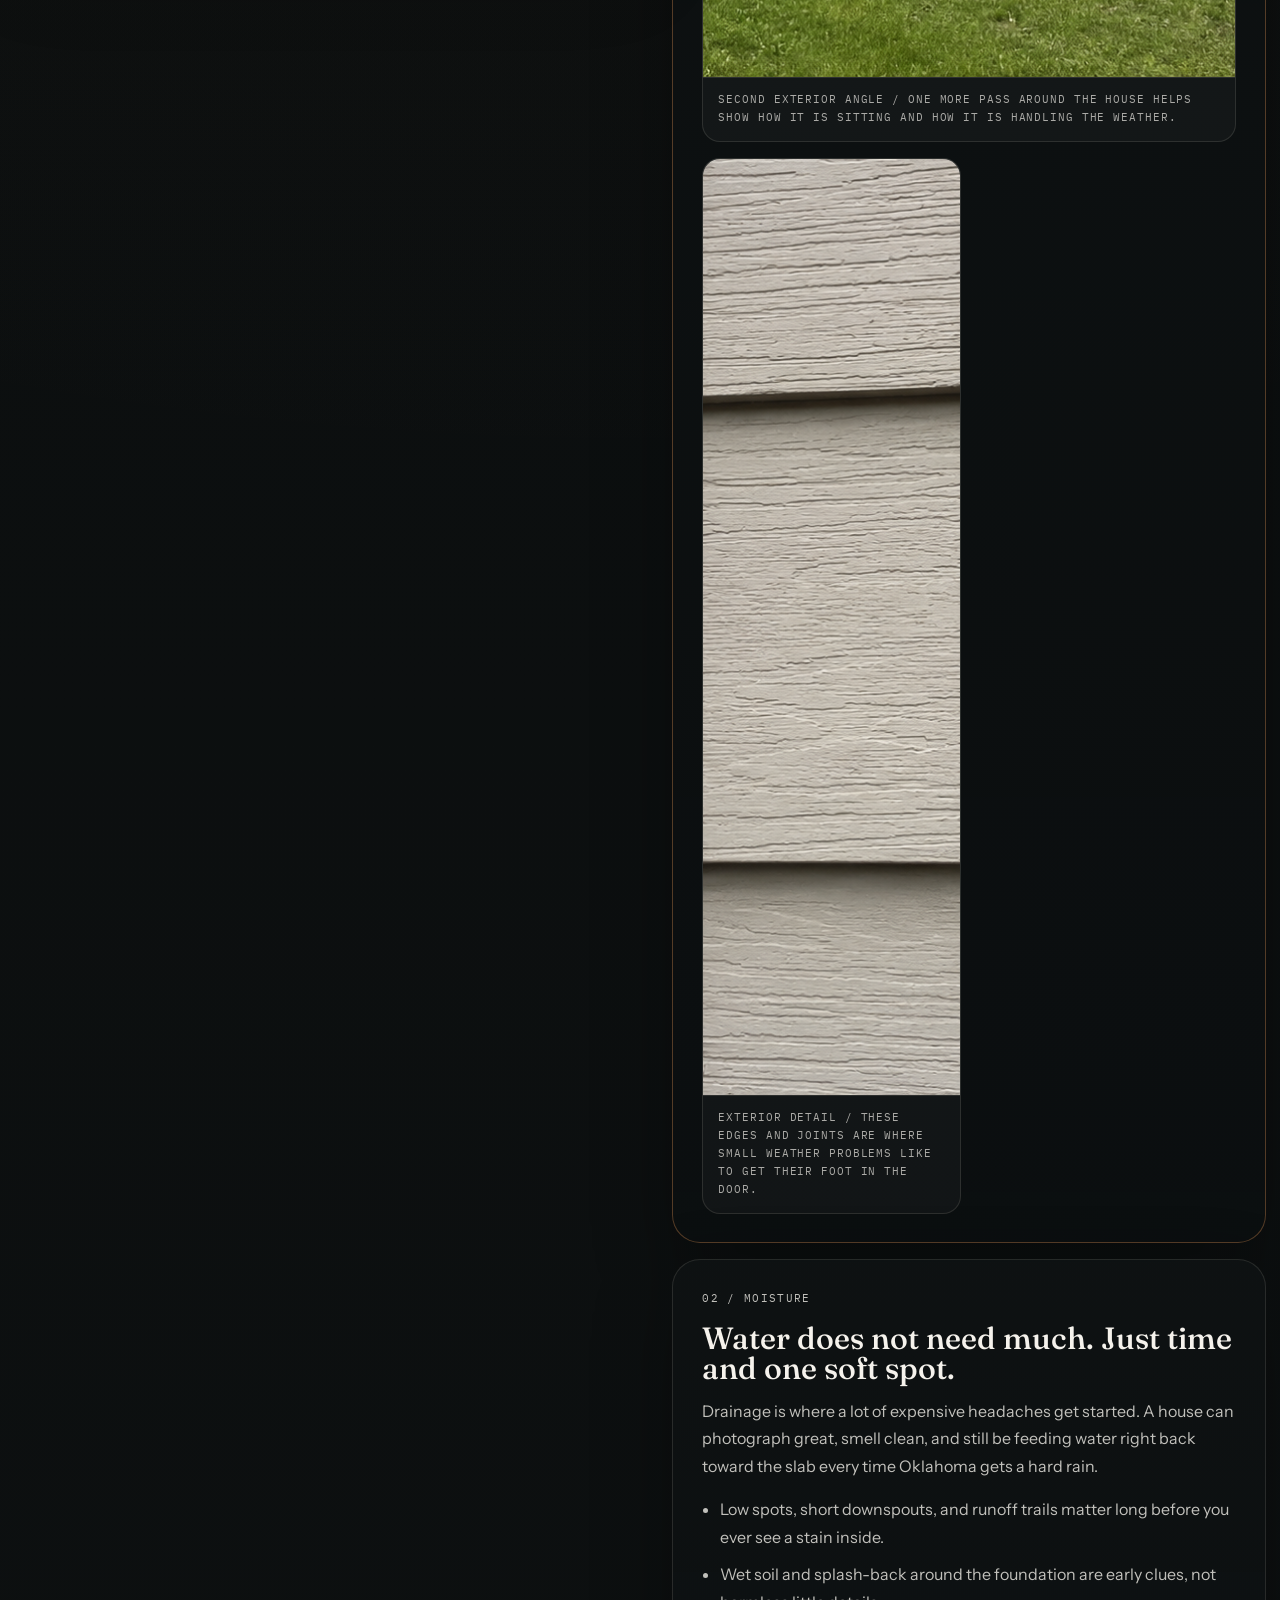
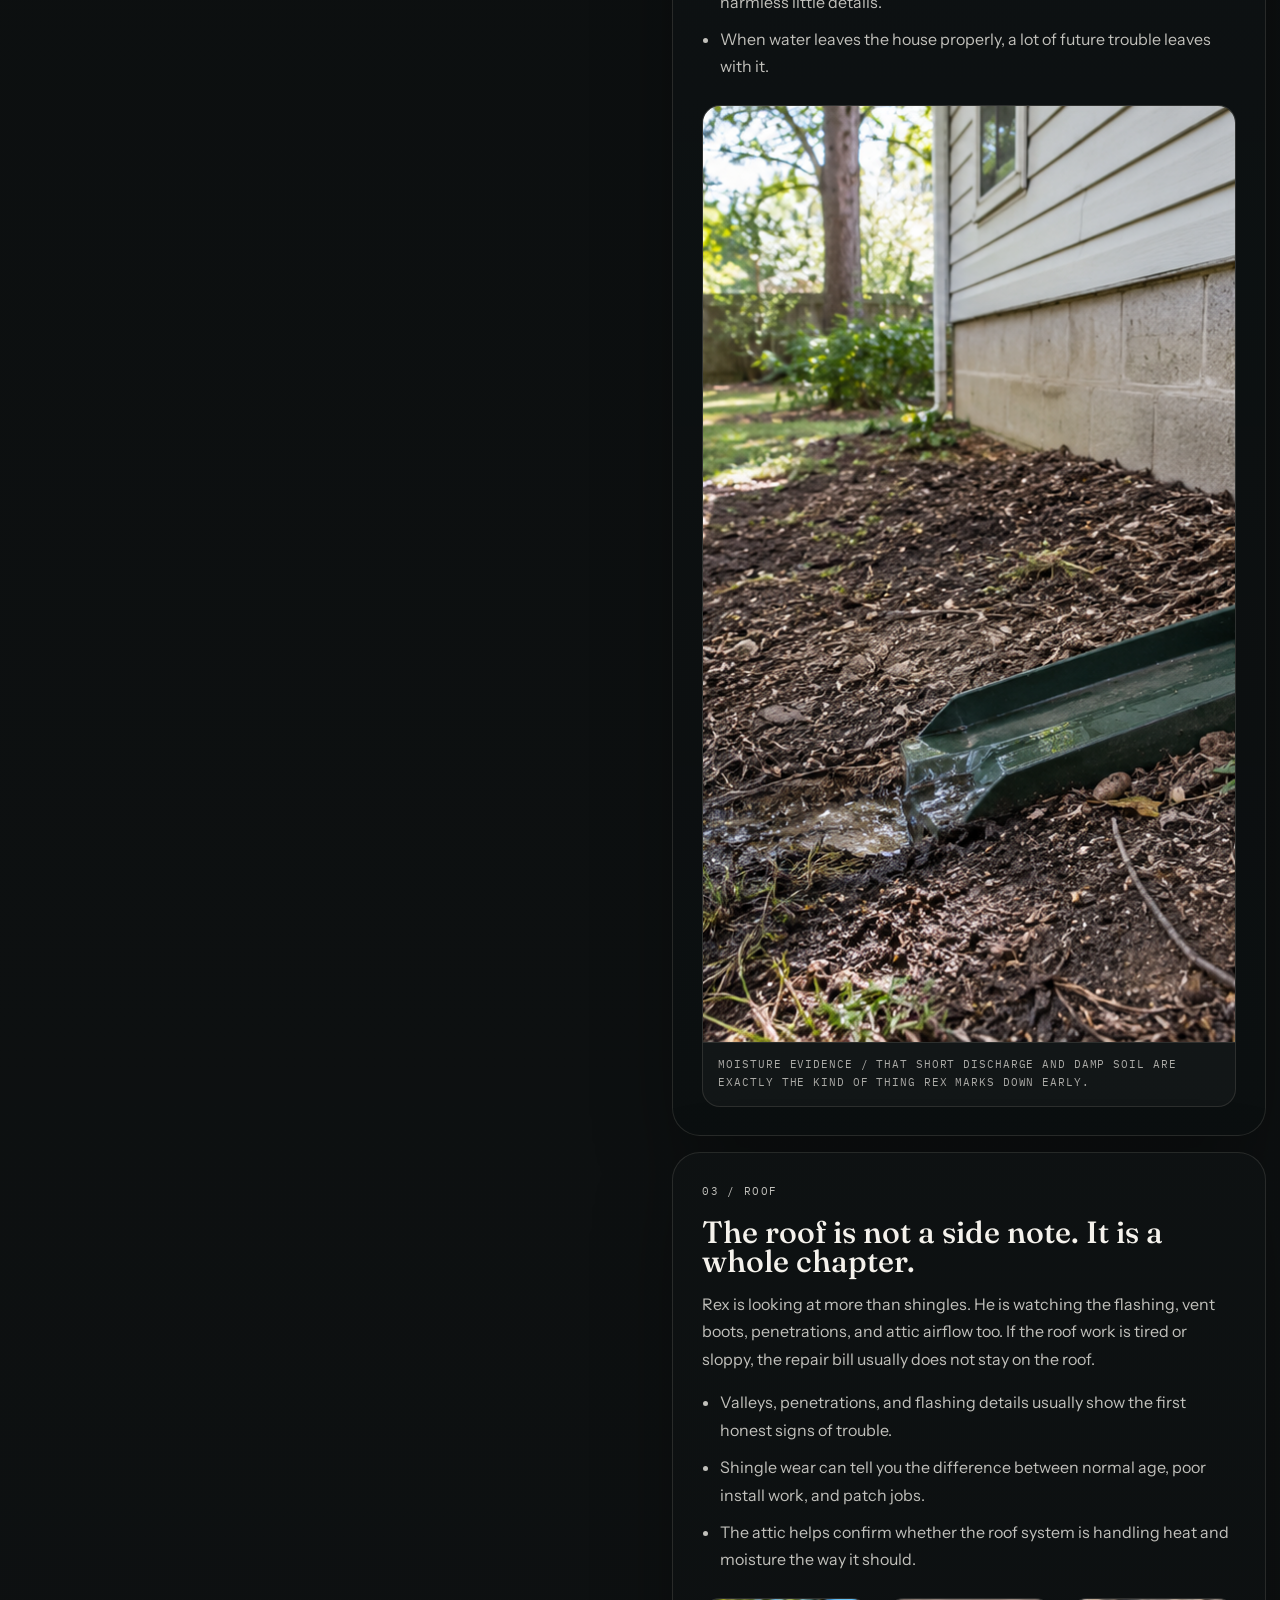
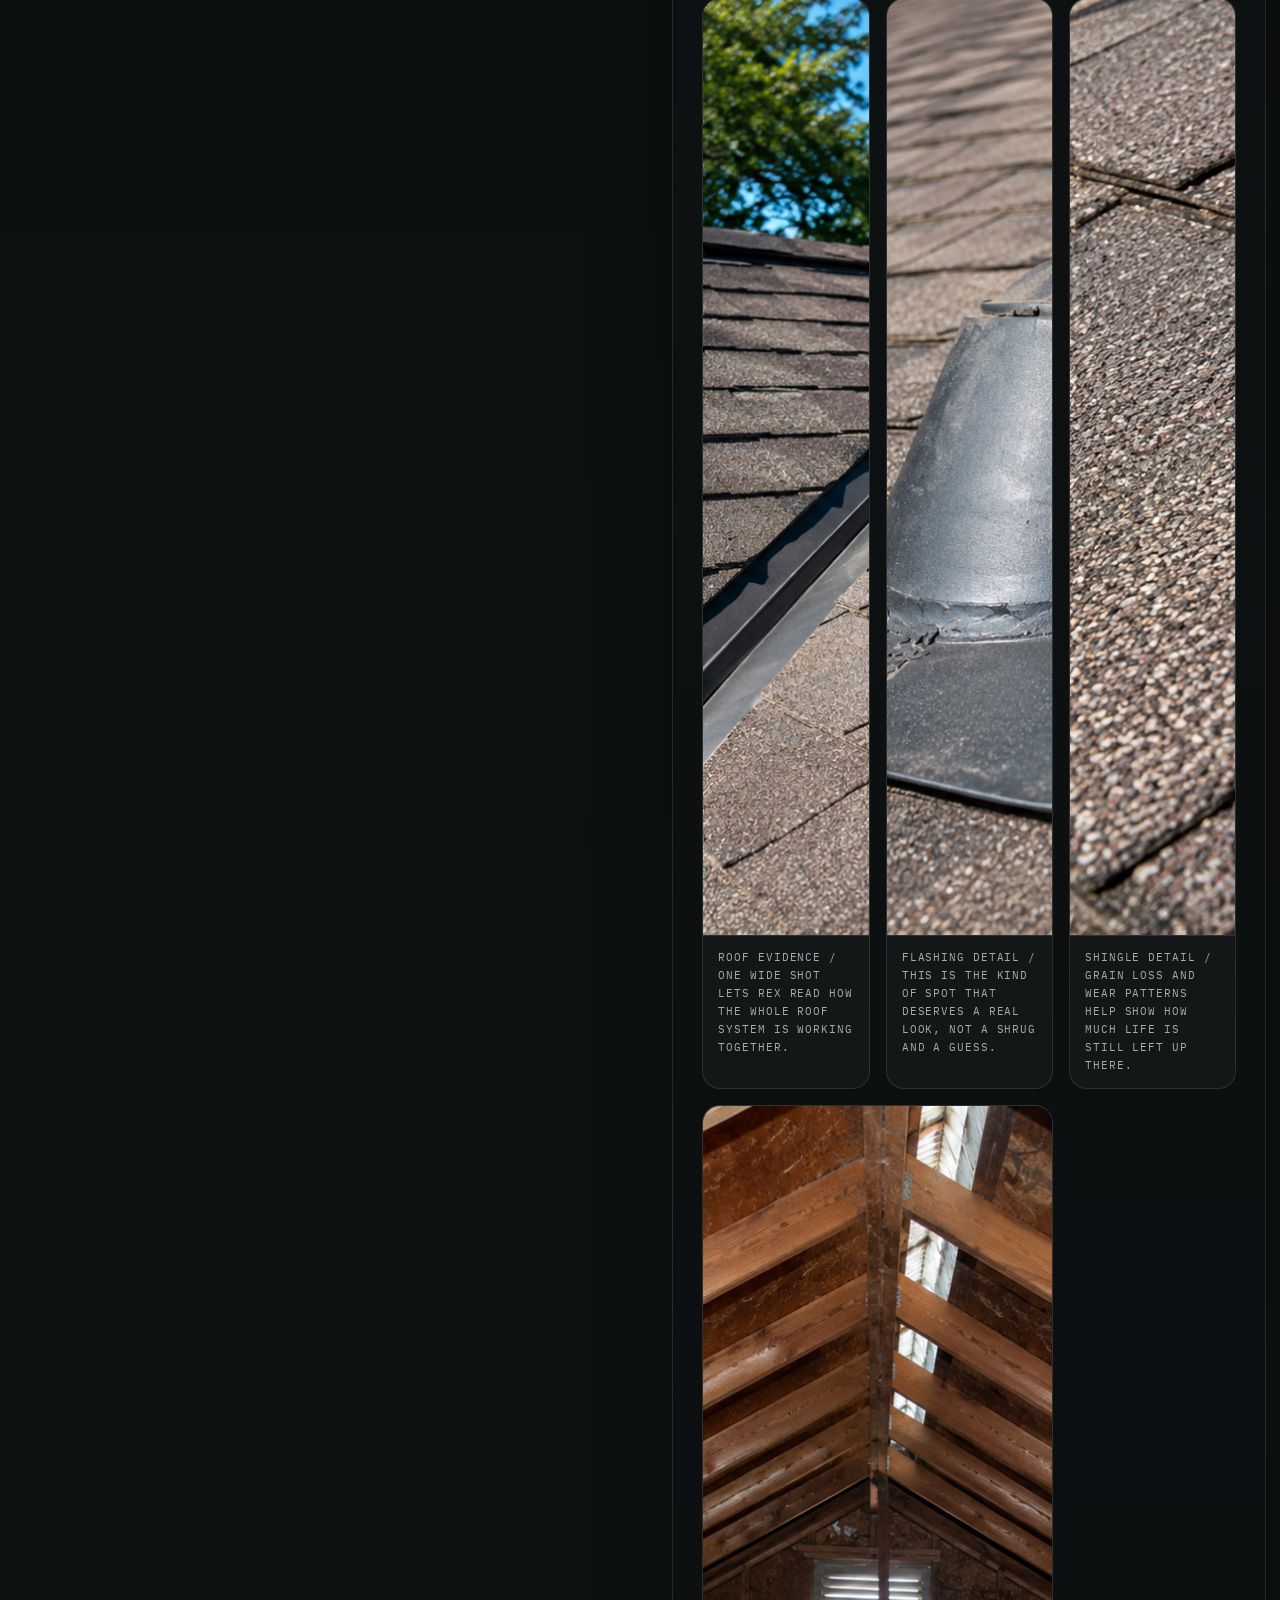
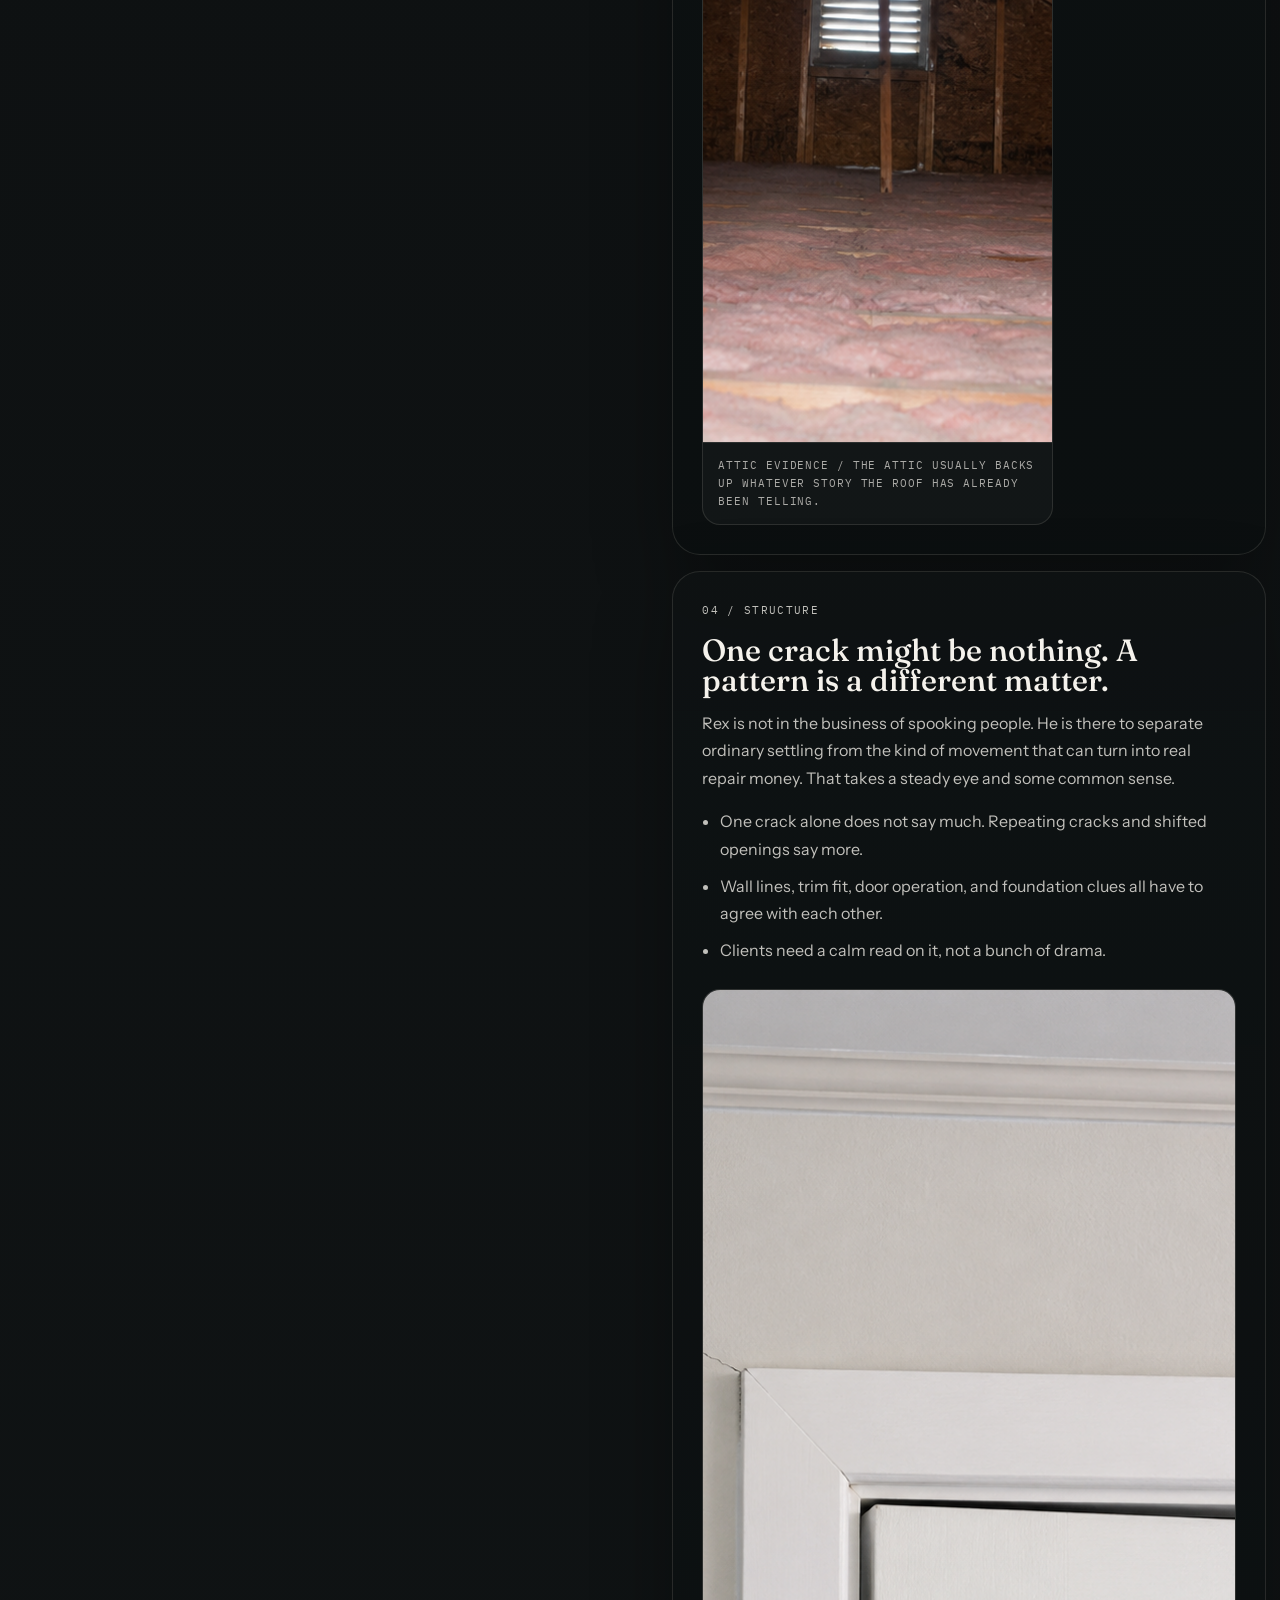
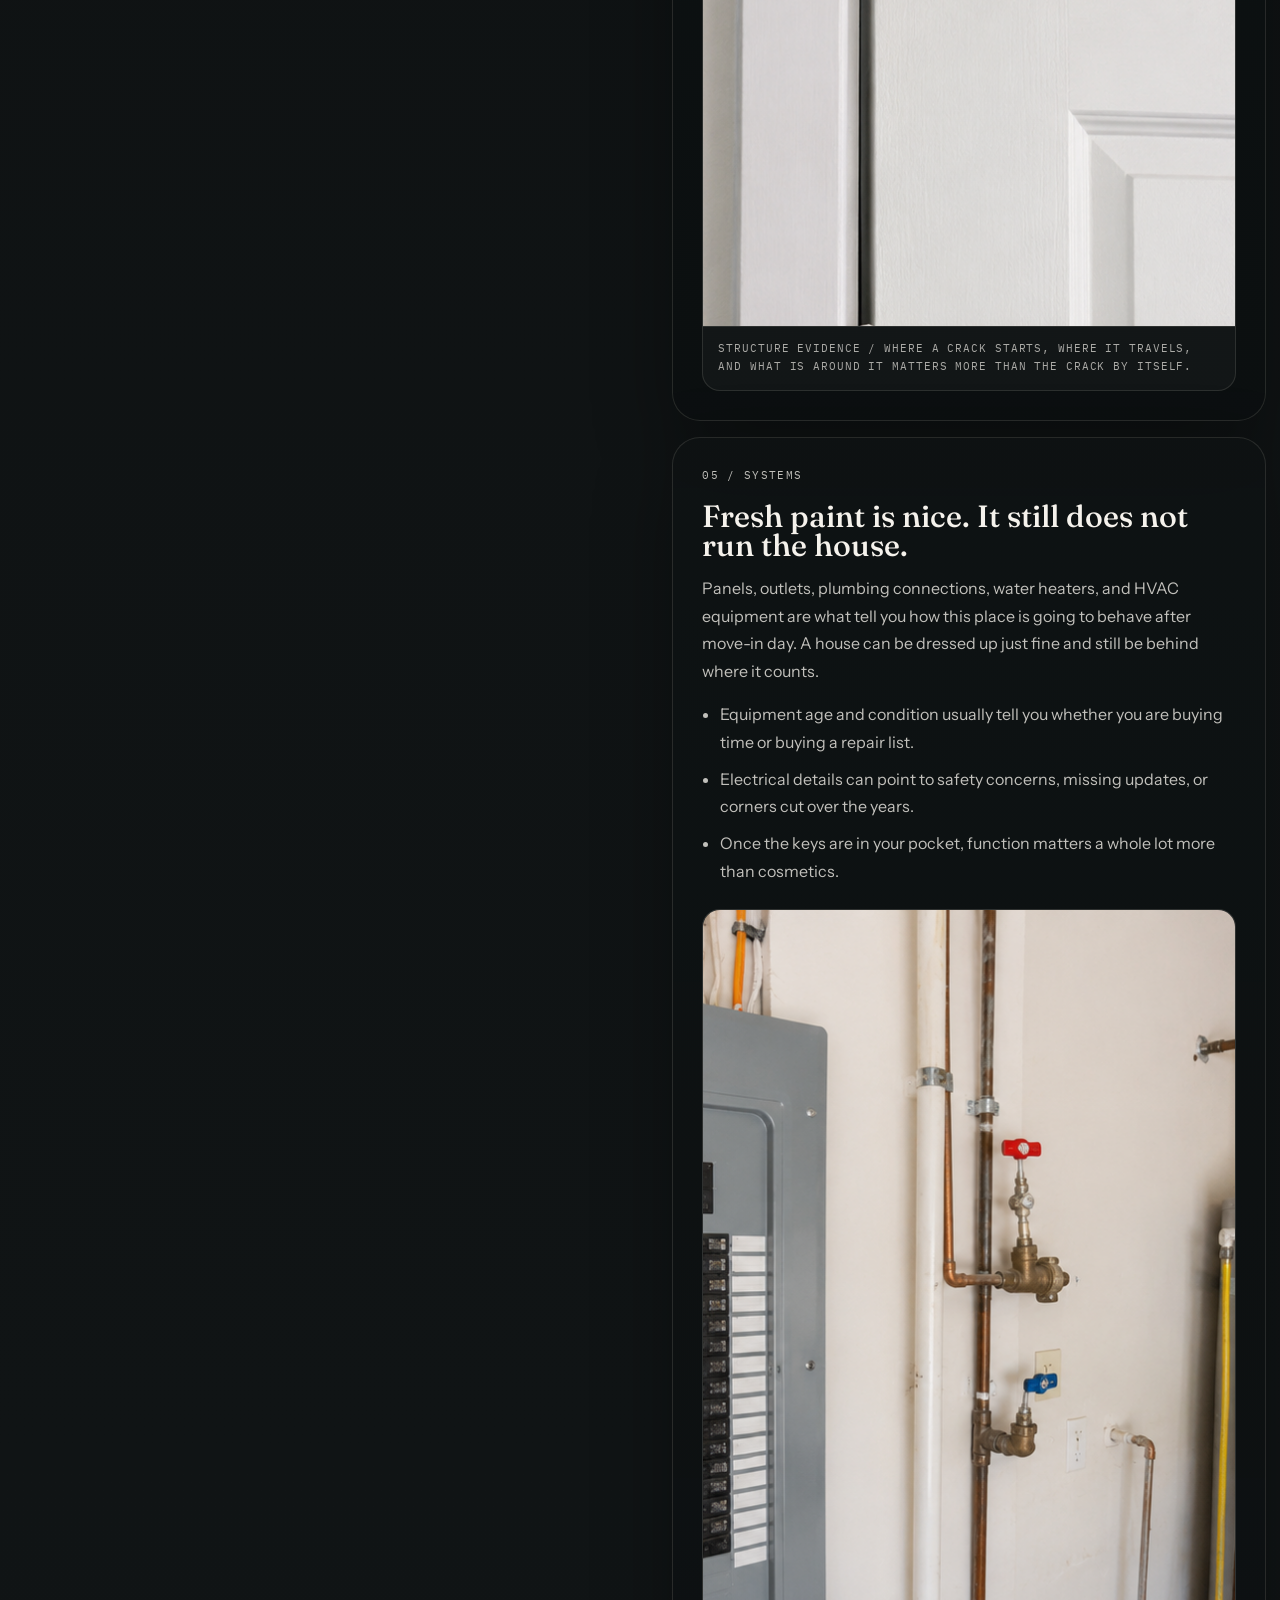
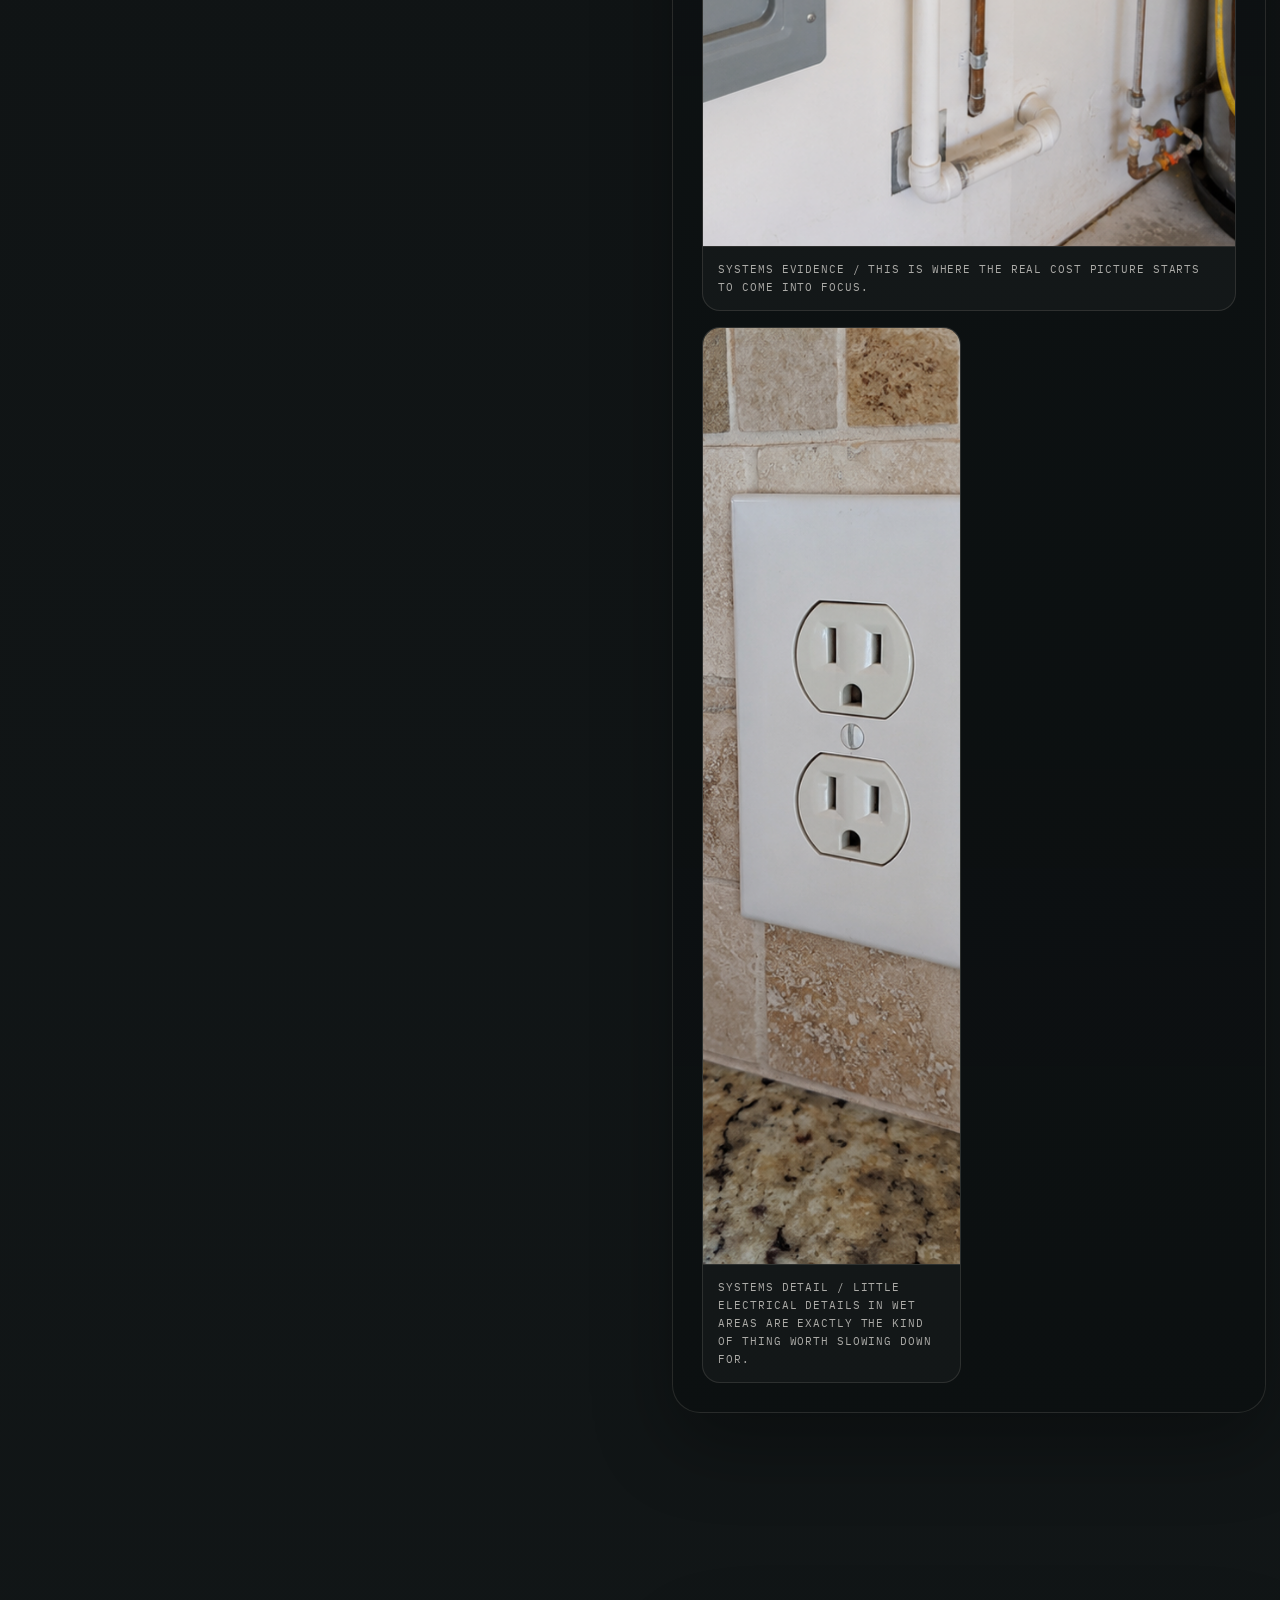
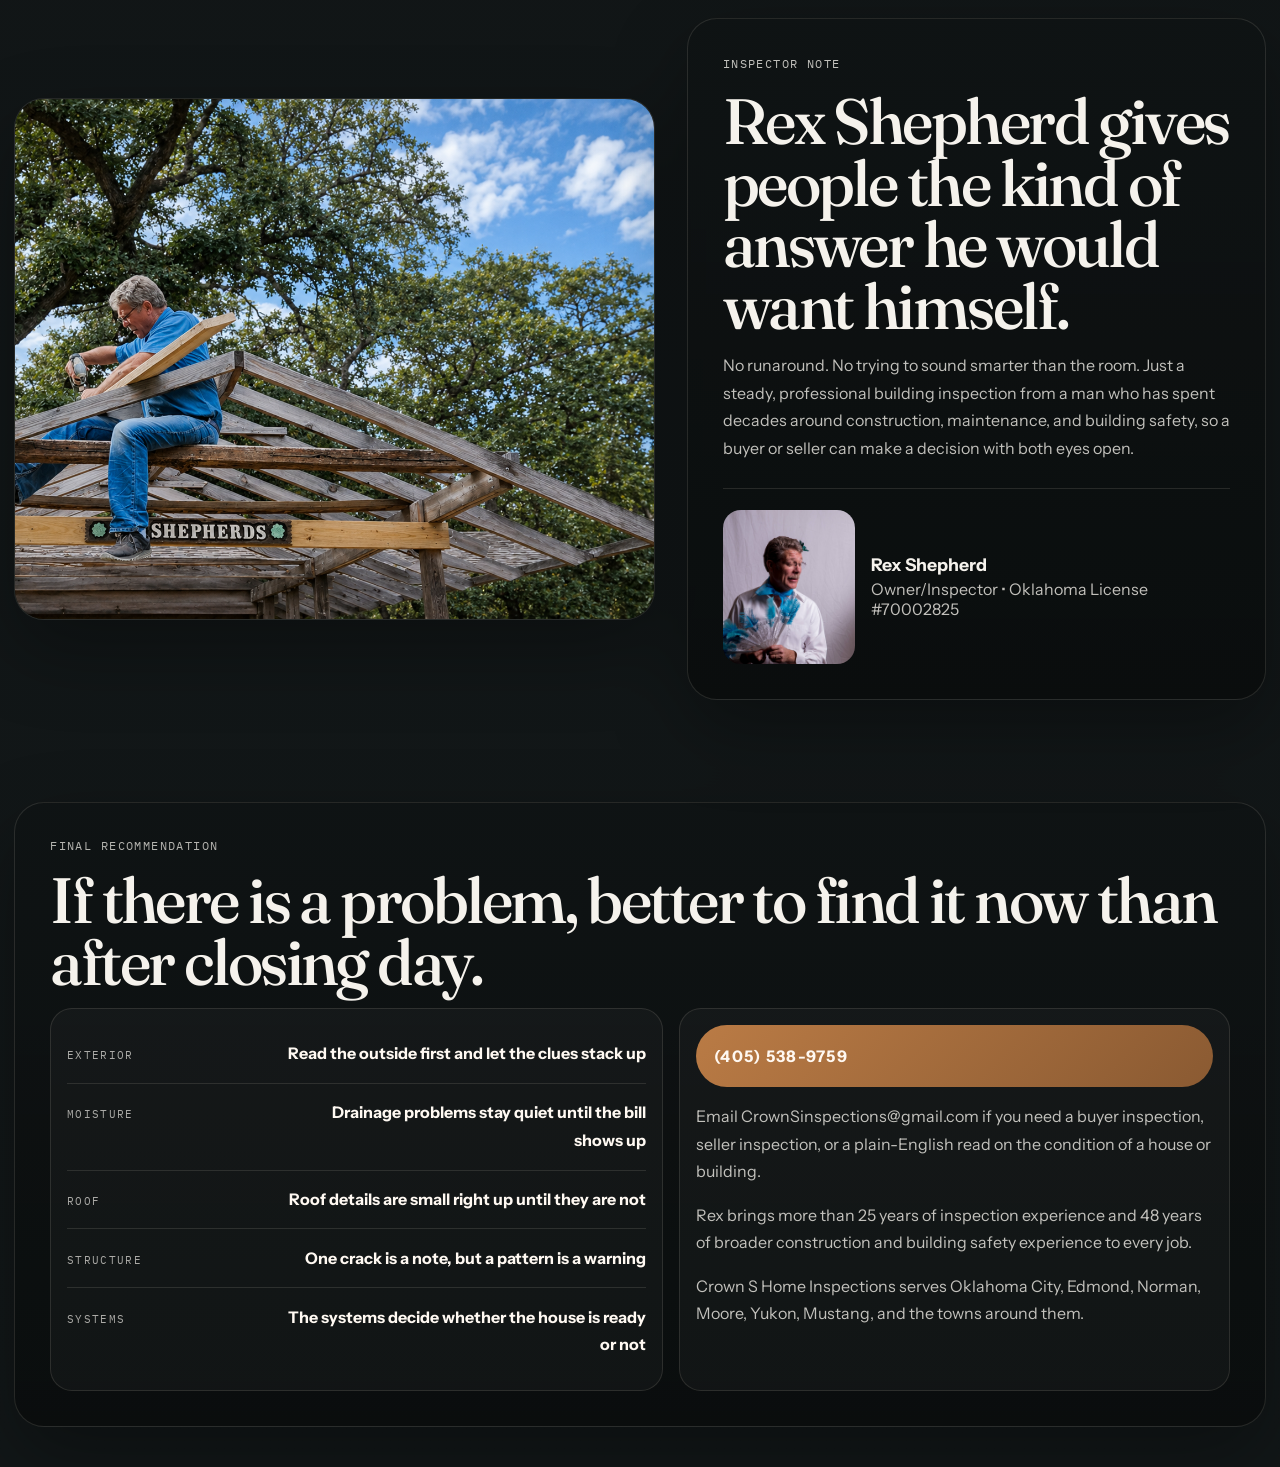
<file: hidden-problem-house.html>
<!doctype html>
<html lang="en">
  <head>
    <meta charset="utf-8">
    <meta name="viewport" content="width=device-width, initial-scale=1">
    <title>Crown S Home Inspections | A Straight Read On The House</title>
    <meta name="description" content="Crown S Home Inspections gives Oklahoma buyers and sellers a straight, plain-English read on the house before small issues turn into big repair bills.">
    <link rel="icon" href="assets/crown-s-logo-sm.png" type="image/png">
    <link rel="preconnect" href="https://fonts.googleapis.com">
    <link rel="preconnect" href="https://fonts.gstatic.com" crossorigin>
    <link href="https://fonts.googleapis.com/css2?family=IBM+Plex+Mono:wght@400;500;600&family=Fraunces:opsz,wght@9..144,500;9..144,600&family=Instrument+Sans:wght@400;500;600;700&display=swap" rel="stylesheet">
    <link rel="stylesheet" href="assets/hidden-problem-house.css">
  </head>
  <body>
    <div class="experience-shell">
      <header class="experience-header" aria-label="Site header">
        <a class="brand-lockup" href="#top" aria-label="Crown S Home Inspections home">
          <img src="assets/crown-s-logo-sm.png" alt="Crown S Home Inspections mark" width="48" height="48">
          <span>
            <strong>Crown S Home Inspections, LLC</strong>
            <em>Oklahoma License #70002825</em>
          </span>
        </a>
        <nav class="quick-nav" aria-label="Inspection sections">
          <a href="#inspection-sequence">Inspection</a>
          <a href="#rex-note">Inspector Note</a>
          <a href="#final-summary">Summary</a>
        </nav>
        <a class="call-button" href="tel:+14055389759">Call Rex</a>
      </header>

      <main id="top">
        <section class="cover-intro" aria-labelledby="intro-title">
          <div class="cover-intro__media">
            <img src="assets/backgroundpic.jpg" alt="Front exterior of a residential home" width="1600" height="1067">
            <div class="cover-intro__veil"></div>
          </div>
          <div class="cover-intro__copy">
            <div class="intro-sheet">
              <p class="eyebrow">Hidden Problem House</p>
              <p class="intro-meta">Trusted Building Inspection Services / Greater Oklahoma City</p>
              <h1 id="intro-title">A place can look sharp and still have a hitch in its giddyup.</h1>
              <p>Rex Shepherd provides building inspection services for buyers, sellers, and homeowners who want a straight answer before they make a big decision. He is looking for the stuff that gets expensive when nobody catches it early: bad drainage, tired roofing, movement, wiring issues, and the little warning signs most folks never get told about.</p>
              <div class="cover-intro__actions">
                <a class="primary-link" href="#inspection-sequence">Begin Inspection</a>
                <a class="secondary-link" href="#final-summary">See Final Summary</a>
              </div>
            </div>
            <aside class="intro-aside" aria-label="Inspection opening note">
              <p class="eyebrow">Observed First</p>
              <div class="intro-aside__row">
                <span>Services</span>
                <strong>Buyer, seller, and home inspection services</strong>
              </div>
              <div class="intro-aside__row">
                <span>Experience</span>
                <strong>25+ years in inspections, 48 years in construction and building safety</strong>
              </div>
              <div class="intro-aside__row">
                <span>Inspector</span>
                <strong>Rex Shepherd, owner and inspector</strong>
              </div>
              <div class="intro-aside__row">
                <span>License</span>
                <strong>Oklahoma License #70002825</strong>
              </div>
            </aside>
          </div>
        </section>

        <section class="service-clarity" aria-labelledby="service-clarity-title">
          <div class="service-clarity__header">
            <p class="eyebrow">What Rex Does</p>
            <h2 id="service-clarity-title">Make it plain: Rex inspects houses and buildings so people know what they are dealing with.</h2>
            <p>He is not selling a story. He is providing building inspection services backed by years in the field, years in construction, and years around building safety. If you are buying, selling, or just need a clear read on a property, that is the job.</p>
          </div>
          <div class="service-clarity__grid">
            <article class="service-clarity__card">
              <span>Services</span>
              <strong>Buyer inspections, seller inspections, and general home inspection services</strong>
            </article>
            <article class="service-clarity__card">
              <span>Experience</span>
              <strong>More than 25 years in trusted inspection work, with 48 years of broader construction and facility experience</strong>
            </article>
            <article class="service-clarity__card">
              <span>Background</span>
              <strong>Licensed contractor with experience in residential, light commercial, hospital construction, maintenance leadership, inspections, and building safety</strong>
            </article>
          </div>
        </section>

        <section class="inspection-sequence" id="inspection-sequence" aria-labelledby="sequence-title">
          <div class="sequence-heading">
            <p class="eyebrow">Inspection Sequence</p>
            <h2 id="sequence-title">Here is how Rex goes through a house.</h2>
          </div>

          <div class="inspection-layout">
            <aside class="inspection-stage" aria-label="Interactive inspection stage">
              <div class="stage-card" data-active-layer="exterior">
                <div class="stage-screen">
                  <img class="stage-screen__image" src="assets/backgroundpic.jpg" alt="Front exterior home view used for the inspection stage" width="1600" height="1067">
                  <div class="stage-screen__scan"></div>
                  <div class="stage-screen__grid"></div>
                  <div class="stage-screen__layer stage-screen__layer--exterior" aria-hidden="true">
                    <span class="marker marker--roof">Roof wear</span>
                    <span class="marker marker--grade">Water slope</span>
                    <span class="marker marker--opening">Doors and windows</span>
                  </div>
                  <div class="stage-screen__layer stage-screen__layer--moisture" aria-hidden="true">
                    <span class="flow flow--left"></span>
                    <span class="flow flow--center"></span>
                    <span class="flow flow--right"></span>
                    <span class="pool pool--one"></span>
                    <span class="pool pool--two"></span>
                  </div>
                  <div class="stage-screen__layer stage-screen__layer--roof" aria-hidden="true">
                    <span class="line-highlight line-highlight--ridge"></span>
                    <span class="line-highlight line-highlight--flashing"></span>
                    <span class="line-highlight line-highlight--penetration"></span>
                  </div>
                  <div class="stage-screen__layer stage-screen__layer--structure" aria-hidden="true">
                    <span class="stress stress--vertical"></span>
                    <span class="stress stress--diagonal"></span>
                    <span class="settle settle--left"></span>
                  </div>
                  <div class="stage-screen__layer stage-screen__layer--systems" aria-hidden="true">
                    <span class="route route--main"></span>
                    <span class="route route--branch"></span>
                    <span class="node node--panel">Panel</span>
                    <span class="node node--air">HVAC</span>
                  </div>
                </div>

                <div class="stage-panel">
                  <div class="stage-panel__header">
                    <p class="eyebrow">Live Read</p>
                    <span class="layer-chip" id="active-layer-chip">Exterior</span>
                  </div>
                  <h3 id="stage-title">Start with what the outside is telling you</h3>
                  <p id="stage-copy">Rex starts where weather has already been taking its swings. He wants to see how the roof is holding up, whether water is getting away from the house, and if the trim, doors, and windows are showing early wear.</p>
                  <p class="stage-panel__note">Tap through each section and you will see the spots he does not hurry past.</p>

                  <div class="layer-controls" aria-label="Inspection layers">
                    <button class="layer-button is-active" type="button" data-layer-target="exterior">Exterior</button>
                    <button class="layer-button" type="button" data-layer-target="moisture">Moisture</button>
                    <button class="layer-button" type="button" data-layer-target="roof">Roof</button>
                    <button class="layer-button" type="button" data-layer-target="structure">Structure</button>
                    <button class="layer-button" type="button" data-layer-target="systems">Systems</button>
                  </div>

                  <div class="summary-builder" aria-label="Inspection summary builder">
                    <div class="summary-row" data-summary-key="exterior">
                      <span>Exterior</span>
                      <strong id="summary-exterior">In review</strong>
                    </div>
                    <div class="summary-row" data-summary-key="moisture">
                      <span>Moisture</span>
                      <strong id="summary-moisture">Pending</strong>
                    </div>
                    <div class="summary-row" data-summary-key="roof">
                      <span>Roof</span>
                      <strong id="summary-roof">Pending</strong>
                    </div>
                    <div class="summary-row" data-summary-key="structure">
                      <span>Structure</span>
                      <strong id="summary-structure">Pending</strong>
                    </div>
                    <div class="summary-row" data-summary-key="systems">
                      <span>Systems</span>
                      <strong id="summary-systems">Pending</strong>
                    </div>
                  </div>
                </div>

                <div class="progress-rail" aria-label="Inspection progress">
                  <a class="progress-stop is-active" href="#step-exterior" data-progress-target="exterior">01 Exterior</a>
                  <a class="progress-stop" href="#step-moisture" data-progress-target="moisture">02 Moisture</a>
                  <a class="progress-stop" href="#step-roof" data-progress-target="roof">03 Roof</a>
                  <a class="progress-stop" href="#step-structure" data-progress-target="structure">04 Structure</a>
                  <a class="progress-stop" href="#step-systems" data-progress-target="systems">05 Systems</a>
                </div>
              </div>
            </aside>

            <div class="inspection-steps">
              <article class="inspection-step is-current" id="step-exterior" data-layer="exterior" data-layer-name="Exterior" data-title="Start with what the outside is telling you" data-copy="Rex starts where weather has already been taking its swings. He wants to see how the roof is holding up, whether water is getting away from the house, and if the trim, doors, and windows are showing early wear." data-summary="Read the outside first" data-summary-key="exterior">
                <p class="step-index">01 / Exterior</p>
                <h3>Start outside. A house will usually give itself away.</h3>
                <p>Before Rex ever steps through the front door, he is already picking up the story. The rooflines, siding, trim, and slope around the place will tell you whether this house has been cared for or whether it has been getting by on good looks.</p>
                <ul>
                  <li>Roof edges and tie-ins can show wear, loose flashing, and where rain is starting to win.</li>
                  <li>Trim, caulk, and window details often show weather trouble before the inside ever does.</li>
                  <li>If the ground holds water against the house, the foundation usually pays for it later.</li>
                </ul>
                <div class="inspection-step__evidence inspection-step__evidence--split">
                  <figure class="evidence-tile evidence-tile--wide">
                    <img src="assets/alternateanglefocus.png" alt="Alternate exterior angle of the inspected home" width="1664" height="936">
                    <figcaption>Second exterior angle / one more pass around the house helps show how it is sitting and how it is handling the weather.</figcaption>
                  </figure>
                  <figure class="evidence-tile">
                    <img src="assets/sidingcloseup.png" alt="Closeup of exterior siding and window trim" width="1664" height="936">
                    <figcaption>Exterior detail / these edges and joints are where small weather problems like to get their foot in the door.</figcaption>
                  </figure>
                </div>
              </article>

              <article class="inspection-step" id="step-moisture" data-layer="moisture" data-layer-name="Moisture" data-title="Follow where the water wants to go" data-copy="Water trouble rarely comes out of nowhere. Most of the time the yard, the downspouts, and the grading have been warning on it the whole time." data-summary="Watch the drainage" data-summary-key="moisture">
                <p class="step-index">02 / Moisture</p>
                <h3>Water does not need much. Just time and one soft spot.</h3>
                <p>Drainage is where a lot of expensive headaches get started. A house can photograph great, smell clean, and still be feeding water right back toward the slab every time Oklahoma gets a hard rain.</p>
                <ul>
                  <li>Low spots, short downspouts, and runoff trails matter long before you ever see a stain inside.</li>
                  <li>Wet soil and splash-back around the foundation are early clues, not harmless little details.</li>
                  <li>When water leaves the house properly, a lot of future trouble leaves with it.</li>
                </ul>
                <div class="inspection-step__evidence">
                  <figure class="evidence-tile evidence-tile--wide">
                    <img src="assets/drainagefocus.png" alt="Downspout discharging near the foundation with visible wet soil" width="1664" height="936">
                    <figcaption>Moisture evidence / that short discharge and damp soil are exactly the kind of thing Rex marks down early.</figcaption>
                  </figure>
                </div>
              </article>

              <article class="inspection-step" id="step-roof" data-layer="roof" data-layer-name="Roof" data-title="The roof tells you how the rest may go" data-copy="The roof takes the beating first. When shingles, flashing, or attic ventilation start slipping, the rest of the house usually feels it next." data-summary="Look close up top" data-summary-key="roof">
                <p class="step-index">03 / Roof</p>
                <h3>The roof is not a side note. It is a whole chapter.</h3>
                <p>Rex is looking at more than shingles. He is watching the flashing, vent boots, penetrations, and attic airflow too. If the roof work is tired or sloppy, the repair bill usually does not stay on the roof.</p>
                <ul>
                  <li>Valleys, penetrations, and flashing details usually show the first honest signs of trouble.</li>
                  <li>Shingle wear can tell you the difference between normal age, poor install work, and patch jobs.</li>
                  <li>The attic helps confirm whether the roof system is handling heat and moisture the way it should.</li>
                </ul>
                <div class="inspection-step__evidence inspection-step__evidence--triple">
                  <figure class="evidence-tile">
                    <img src="assets/rooffocus.png" alt="Roof detail showing shingles, flashing, and roof penetration" width="1664" height="936">
                    <figcaption>Roof evidence / one wide shot lets Rex read how the whole roof system is working together.</figcaption>
                  </figure>
                  <figure class="evidence-tile">
                    <img src="assets/flashingcloseup.png" alt="Closeup of roof flashing around a vent penetration" width="1664" height="936">
                    <figcaption>Flashing detail / this is the kind of spot that deserves a real look, not a shrug and a guess.</figcaption>
                  </figure>
                  <figure class="evidence-tile">
                    <img src="assets/shingleclosup.png" alt="Closeup of roof shingle surface condition" width="1664" height="936">
                    <figcaption>Shingle detail / grain loss and wear patterns help show how much life is still left up there.</figcaption>
                  </figure>
                  <figure class="evidence-tile evidence-tile--wide">
                    <img src="assets/atticfocus.png" alt="Attic framing and insulation view" width="1664" height="936">
                    <figcaption>Attic evidence / the attic usually backs up whatever story the roof has already been telling.</figcaption>
                  </figure>
                </div>
              </article>

              <article class="inspection-step" id="step-structure" data-layer="structure" data-layer-name="Structure" data-title="Know the difference between settling and trouble" data-copy="Not every crack means panic. The job is figuring out what looks ordinary and what might be pointing to movement that needs a closer look." data-summary="Separate normal from trouble" data-summary-key="structure">
                <p class="step-index">04 / Structure</p>
                <h3>One crack might be nothing. A pattern is a different matter.</h3>
                <p>Rex is not in the business of spooking people. He is there to separate ordinary settling from the kind of movement that can turn into real repair money. That takes a steady eye and some common sense.</p>
                <ul>
                  <li>One crack alone does not say much. Repeating cracks and shifted openings say more.</li>
                  <li>Wall lines, trim fit, door operation, and foundation clues all have to agree with each other.</li>
                  <li>Clients need a calm read on it, not a bunch of drama.</li>
                </ul>
                <div class="inspection-step__evidence">
                  <figure class="evidence-tile evidence-tile--wide">
                    <img src="assets/crackfocus.png" alt="Interior crack running from above a door frame" width="1664" height="936">
                    <figcaption>Structure evidence / where a crack starts, where it travels, and what is around it matters more than the crack by itself.</figcaption>
                  </figure>
                </div>
              </article>

              <article class="inspection-step" id="step-systems" data-layer="systems" data-layer-name="Systems" data-title="The guts of the house matter" data-copy="Once the paint and staging are out of the picture, the systems are what make a house easy to live in or expensive to catch up on." data-summary="Check the guts" data-summary-key="systems">
                <p class="step-index">05 / Systems</p>
                <h3>Fresh paint is nice. It still does not run the house.</h3>
                <p>Panels, outlets, plumbing connections, water heaters, and HVAC equipment are what tell you how this place is going to behave after move-in day. A house can be dressed up just fine and still be behind where it counts.</p>
                <ul>
                  <li>Equipment age and condition usually tell you whether you are buying time or buying a repair list.</li>
                  <li>Electrical details can point to safety concerns, missing updates, or corners cut over the years.</li>
                  <li>Once the keys are in your pocket, function matters a whole lot more than cosmetics.</li>
                </ul>
                <div class="inspection-step__evidence inspection-step__evidence--split">
                  <figure class="evidence-tile evidence-tile--wide">
                    <img src="assets/electrical.waterheaterfocus.png" alt="Electrical panel and water heater in utility space" width="1664" height="936">
                    <figcaption>Systems evidence / this is where the real cost picture starts to come into focus.</figcaption>
                  </figure>
                  <figure class="evidence-tile">
                    <img src="assets/wrongoutlet.png" alt="Outlet near a kitchen backsplash" width="1664" height="936">
                    <figcaption>Systems detail / little electrical details in wet areas are exactly the kind of thing worth slowing down for.</figcaption>
                  </figure>
                </div>
              </article>
            </div>
          </div>
        </section>

        <section class="rex-note" id="rex-note" aria-labelledby="rex-title">
          <div class="rex-note__media">
            <img src="assets/rex working.png" alt="Rex Shepherd working during an inspection" width="1672" height="940">
          </div>
          <div class="rex-note__copy">
            <p class="eyebrow">Inspector Note</p>
            <h2 id="rex-title">Rex Shepherd gives people the kind of answer he would want himself.</h2>
            <p>No runaround. No trying to sound smarter than the room. Just a steady, professional building inspection from a man who has spent decades around construction, maintenance, and building safety, so a buyer or seller can make a decision with both eyes open.</p>
            <div class="rex-note__card">
              <div class="rex-note__portrait">
                <img src="assets/rex.jpg" alt="Portrait of Rex Shepherd" width="1280" height="1920">
                <button
                  class="rex-note__ear-hotspot"
                  type="button"
                  aria-label="Rex ear easter egg"
                  data-ear-hotspot
                ></button>
                <div class="rex-note__speech-bubble" data-ear-bubble aria-hidden="true">
                  Please don't rub my ears.
                </div>
              </div>
              <div>
                <strong>Rex Shepherd</strong>
                <span>Owner/Inspector • Oklahoma License #70002825</span>
              </div>
            </div>
          </div>
        </section>

        <section class="final-summary" id="final-summary" aria-labelledby="summary-title">
          <div class="final-summary__header">
            <p class="eyebrow">Final Recommendation</p>
            <h2 id="summary-title">If there is a problem, better to find it now than after closing day.</h2>
          </div>
          <div class="final-summary__grid">
            <div class="final-summary__report">
              <div class="report-item">
                <span>Exterior</span>
                <strong>Read the outside first and let the clues stack up</strong>
              </div>
              <div class="report-item">
                <span>Moisture</span>
                <strong>Drainage problems stay quiet until the bill shows up</strong>
              </div>
              <div class="report-item">
                <span>Roof</span>
                <strong>Roof details are small right up until they are not</strong>
              </div>
              <div class="report-item">
                <span>Structure</span>
                <strong>One crack is a note, but a pattern is a warning</strong>
              </div>
              <div class="report-item">
                <span>Systems</span>
                <strong>The systems decide whether the house is ready or not</strong>
              </div>
            </div>
            <div class="final-summary__contact">
              <a class="call-button call-button--large" href="tel:+14055389759">(405) 538-9759</a>
              <p>Email <a href="mailto:CrownSinspections@gmail.com">CrownSinspections@gmail.com</a> if you need a buyer inspection, seller inspection, or a plain-English read on the condition of a house or building.</p>
              <p>Rex brings more than 25 years of inspection experience and 48 years of broader construction and building safety experience to every job.</p>
              <p>Crown S Home Inspections serves Oklahoma City, Edmond, Norman, Moore, Yukon, Mustang, and the towns around them.</p>
            </div>
          </div>
        </section>
      </main>
    </div>

    <script src="assets/hidden-problem-house.js"></script>
  </body>
</html>
</file>
<file: assets/styles.css>
:root {
  --ink: #24211d;
  --muted: #6d665c;
  --paper: #fbfaf6;
  --paper-warm: #f3eee4;
  --bronze: #b8753e;
  --bronze-dark: #87502d;
  --sage: #68796a;
  --steel: #34424a;
  --line: rgba(36, 33, 29, 0.16);
  --shadow: 0 22px 60px rgba(36, 33, 29, 0.14);
  --max-width: 1160px;
}

* {
  box-sizing: border-box;
}

html {
  scroll-behavior: smooth;
}

body {
  margin: 0;
  min-width: 320px;
  color: var(--ink);
  background:
    linear-gradient(90deg, rgba(184, 117, 62, 0.06) 1px, transparent 1px),
    linear-gradient(180deg, rgba(52, 66, 74, 0.05) 1px, transparent 1px),
    var(--paper);
  background-size: 44px 44px, 44px 44px, auto;
  font-family: Georgia, "Times New Roman", serif;
  line-height: 1.5;
}

body::before {
  position: fixed;
  inset: 0;
  z-index: -1;
  pointer-events: none;
  content: "";
  background: radial-gradient(circle at top left, rgba(104, 121, 106, 0.12), transparent 34rem);
}

a {
  color: inherit;
  text-decoration: none;
}

img {
  display: block;
  max-width: 100%;
  height: auto;
}

.site-header {
  position: sticky;
  top: 16px;
  z-index: 20;
  display: flex;
  align-items: center;
  justify-content: space-between;
  gap: 1rem;
  width: min(calc(100% - 48px), var(--max-width));
  min-height: 68px;
  margin: 16px auto 0;
  padding: 0.55rem 0.7rem 0.55rem 0.9rem;
  overflow: hidden;
  background: rgba(251, 250, 246, 0.86);
  border: 1px solid rgba(36, 33, 29, 0.12);
  border-radius: 999px;
  box-shadow: 0 18px 42px rgba(36, 33, 29, 0.08);
  -webkit-backdrop-filter: blur(18px);
  backdrop-filter: blur(18px);
}

.brand {
  display: inline-flex;
  align-items: center;
  gap: 0.75rem;
  color: var(--steel);
  font-family: Arial, Helvetica, sans-serif;
  font-size: 0.86rem;
  font-weight: 800;
  letter-spacing: 0.08em;
  text-transform: uppercase;
}

.brand img {
  width: 42px;
  height: 42px;
  object-fit: contain;
}

.nav-links {
  display: flex;
  align-items: center;
  justify-content: center;
  gap: clamp(0.75rem, 2vw, 1.6rem);
  color: var(--muted);
  font-family: Arial, Helvetica, sans-serif;
  font-size: 0.88rem;
  font-weight: 700;
}

.nav-links a,
.site-footer a {
  text-underline-offset: 0.25rem;
}

.nav-links a:hover,
.site-footer a:hover {
  color: var(--bronze-dark);
  text-decoration: underline;
}

.header-call,
.button,
.mobile-call {
  display: inline-flex;
  align-items: center;
  justify-content: center;
  min-height: 44px;
  border-radius: 999px;
  font-family: Arial, Helvetica, sans-serif;
  font-size: 0.9rem;
  font-weight: 800;
  line-height: 1;
}

.header-call {
  min-width: 112px;
  padding: 0 1rem;
  color: #fffaf2;
  background: var(--steel);
  box-shadow: inset 0 0 0 1px rgba(255, 250, 242, 0.12);
}

.hero,
.services-section,
.about-section,
.process-section,
.contact-section {
  width: min(calc(100% - 32px), var(--max-width));
  margin: 0 auto;
}

.hero {
  position: relative;
  display: grid;
  grid-template-columns: minmax(0, 0.92fr) minmax(280px, 380px);
  align-items: center;
  gap: clamp(2rem, 5vw, 5rem);
  min-height: calc(100svh - 100px);
  padding: clamp(2.2rem, 4vw, 3rem);
  overflow: hidden;
  border: 1px solid rgba(36, 33, 29, 0.12);
  border-radius: 32px;
  background: #d7d8d2;
  box-shadow: var(--shadow);
}

.hero-content {
  position: relative;
  z-index: 1;
  max-width: 720px;
}

.hero-skyline {
  position: absolute;
  inset: 0;
  background:
    linear-gradient(90deg, rgba(27, 28, 29, 0.7) 0%, rgba(27, 28, 29, 0.5) 34%, rgba(27, 28, 29, 0.16) 64%, rgba(27, 28, 29, 0.3) 100%),
    linear-gradient(180deg, rgba(251, 250, 246, 0.02), rgba(251, 250, 246, 0.22)),
    url("backgroundpic.jpg") center center / cover no-repeat;
}

.hero-card {
  max-width: 590px;
  padding: clamp(1.5rem, 4vw, 2.25rem);
  border: 1px solid rgba(255, 250, 242, 0.18);
  border-radius: 24px;
  background: linear-gradient(180deg, rgba(33, 34, 35, 0.72), rgba(33, 34, 35, 0.54));
  box-shadow: 0 20px 48px rgba(15, 15, 15, 0.18);
  -webkit-backdrop-filter: blur(10px);
  backdrop-filter: blur(10px);
}

.hero-logo {
  width: min(100%, 260px);
  margin-bottom: clamp(1rem, 2vw, 1.5rem);
  filter: brightness(1.08);
}

.eyebrow,
.panel-label {
  margin: 0 0 0.75rem;
  color: var(--bronze-dark);
  font-family: Arial, Helvetica, sans-serif;
  font-size: 0.76rem;
  font-weight: 900;
  letter-spacing: 0.12em;
  text-transform: uppercase;
}

h1,
h2,
h3,
p {
  margin-top: 0;
}

h1 {
  max-width: 710px;
  margin-bottom: 1.25rem;
  color: #fff9f1;
  font-size: clamp(3rem, 6.6vw, 5.9rem);
  line-height: 0.98;
  letter-spacing: 0;
}

h2 {
  margin-bottom: 1rem;
  font-size: clamp(2.1rem, 4.8vw, 4.4rem);
  line-height: 1.02;
  letter-spacing: 0;
}

h3 {
  margin-bottom: 0.55rem;
  font-size: clamp(1.25rem, 2vw, 1.6rem);
  line-height: 1.12;
  letter-spacing: 0;
}

.hero-copy,
.section-heading p,
.about-copy p,
.contact-section p,
.service-area p {
  max-width: 650px;
  color: var(--muted);
  font-size: clamp(1.04rem, 1.8vw, 1.2rem);
}

.hero .eyebrow {
  color: rgba(255, 240, 222, 0.88);
}

.hero-copy {
  color: rgba(255, 245, 233, 0.84);
}

.hero-actions {
  display: flex;
  flex-wrap: wrap;
  gap: 0.8rem;
  margin-top: 1.65rem;
}

.button {
  min-width: 148px;
  padding: 0 1.2rem;
  border: 1px solid transparent;
}

.button-primary {
  color: #fffaf2;
  background: var(--bronze-dark);
  box-shadow: 0 14px 32px rgba(135, 80, 45, 0.24);
}

.button-secondary {
  color: #fffaf2;
  background: rgba(255, 255, 255, 0.08);
  border-color: rgba(255, 250, 242, 0.18);
}

.hero-panel,
.contact-box,
.service-area {
  border: 1px solid var(--line);
  border-radius: 8px;
  background: rgba(255, 255, 255, 0.56);
  box-shadow: var(--shadow);
}

.hero-panel {
  position: relative;
  z-index: 1;
  overflow: hidden;
  background: rgba(251, 250, 246, 0.86);
}

.hero-panel-image {
  width: 100%;
  aspect-ratio: 4 / 5;
  object-fit: cover;
  object-position: 42% center;
}

.hero-panel-copy {
  padding: 1.25rem 1.25rem 1.35rem;
  background: linear-gradient(180deg, rgba(251, 250, 246, 0.95), rgba(243, 238, 228, 0.94));
}

.hero-panel strong {
  display: block;
  color: var(--steel);
  font-size: 1.25rem;
  line-height: 1.2;
}

.hero-panel p {
  margin: 0.7rem 0 0;
  color: var(--muted);
}

.services-section,
.about-section,
.process-section,
.contact-section {
  padding: clamp(4rem, 9vw, 7rem) 0;
  border-top: 1px solid var(--line);
}

.section-heading {
  display: grid;
  grid-template-columns: minmax(0, 0.9fr) minmax(280px, 0.65fr);
  gap: clamp(1.5rem, 5vw, 4rem);
  align-items: end;
  margin-bottom: clamp(2rem, 5vw, 3.25rem);
}

.section-heading .eyebrow {
  grid-column: 1 / -1;
  margin-bottom: -1rem;
}

.section-heading h2 {
  margin-bottom: 0;
}

.section-heading p {
  margin-bottom: 0.35rem;
}

.service-grid {
  display: grid;
  grid-template-columns: repeat(3, minmax(0, 1fr));
  gap: 1px;
  overflow: hidden;
  border: 1px solid var(--line);
  border-radius: 8px;
  background: var(--line);
}

.service-item {
  min-height: 270px;
  padding: clamp(1.25rem, 3vw, 2rem);
  background: rgba(251, 250, 246, 0.92);
}

.service-number {
  display: block;
  margin-bottom: 4rem;
  color: var(--sage);
  font-family: Arial, Helvetica, sans-serif;
  font-size: 0.8rem;
  font-weight: 900;
}

.service-item p,
.process-list p {
  color: var(--muted);
  font-size: 1rem;
}

.service-area {
  display: grid;
  grid-template-columns: minmax(0, 0.8fr) minmax(280px, 0.7fr);
  gap: 1.5rem;
  align-items: center;
  margin-top: 1.25rem;
  padding: clamp(1.25rem, 3vw, 2rem);
  background:
    linear-gradient(135deg, rgba(184, 117, 62, 0.12), transparent 48%),
    rgba(255, 255, 255, 0.62);
}

.service-area h3,
.service-area p {
  margin-bottom: 0;
}

.about-section {
  display: grid;
  grid-template-columns: minmax(240px, 390px) minmax(0, 1fr);
  gap: clamp(2rem, 6vw, 5rem);
  align-items: center;
}

.about-portrait {
  position: relative;
  aspect-ratio: 4 / 5;
  min-height: 390px;
  margin: 0;
  overflow: hidden;
  border-radius: 20px;
  background: rgba(255, 255, 255, 0.8);
  box-shadow: var(--shadow);
}

.about-portrait::after {
  position: absolute;
  inset: auto 0 0 0;
  height: 40%;
  content: "";
  background: linear-gradient(180deg, transparent, rgba(36, 33, 29, 0.68));
}

.about-portrait img {
  width: 100%;
  height: 100%;
  object-fit: cover;
  object-position: center 24%;
}

.about-portrait figcaption {
  position: absolute;
  left: 1.25rem;
  right: 1.25rem;
  bottom: 1.1rem;
  z-index: 1;
  color: #fff8f0;
  font-family: Arial, Helvetica, sans-serif;
  font-size: 0.82rem;
  font-weight: 900;
  letter-spacing: 0.14em;
  text-transform: uppercase;
}

.about-copy {
  max-width: 680px;
}

.process-section {
  display: grid;
  grid-template-columns: minmax(300px, 440px) minmax(0, 1fr);
  gap: clamp(3rem, 7vw, 5.5rem);
  align-items: start;
}

.section-heading.compact {
  display: block;
  margin-bottom: 0;
}

.process-section h2 {
  max-width: 380px;
  font-size: clamp(2.45rem, 3.8vw, 3.65rem);
  line-height: 1.06;
}

.process-list {
  display: grid;
  gap: 1px;
  margin: 0;
  padding: 0;
  overflow: hidden;
  border: 1px solid var(--line);
  border-radius: 8px;
  background: var(--line);
  list-style: none;
}

.process-list li {
  display: grid;
  grid-template-columns: 120px minmax(0, 1fr);
  gap: 1rem;
  min-height: 116px;
  padding: 1.25rem;
  background: rgba(255, 255, 255, 0.56);
}

.process-list span {
  color: var(--steel);
  font-family: Arial, Helvetica, sans-serif;
  font-weight: 900;
}

.process-list p {
  margin-bottom: 0;
}

.contact-section {
  display: grid;
  grid-template-columns: minmax(0, 1fr) minmax(280px, 380px);
  gap: clamp(2rem, 6vw, 5rem);
  align-items: center;
  padding-bottom: clamp(5rem, 10vw, 8rem);
}

.contact-box {
  padding: clamp(1.4rem, 3vw, 2rem);
}

.contact-phone {
  display: block;
  margin-bottom: 1.2rem;
  color: var(--steel);
  font-size: clamp(1.6rem, 3vw, 2.25rem);
  font-weight: 700;
  line-height: 1.05;
}

.contact-box p {
  margin-bottom: 0;
  font-size: 1rem;
}

.site-footer {
  display: flex;
  align-items: center;
  justify-content: space-between;
  gap: 1rem;
  width: min(calc(100% - 32px), var(--max-width));
  margin: 0 auto;
  padding: 1.5rem 0 2rem;
  color: var(--muted);
  border-top: 1px solid var(--line);
  font-family: Arial, Helvetica, sans-serif;
  font-size: 0.88rem;
}

.mobile-call {
  position: fixed;
  right: 1rem;
  bottom: 1rem;
  z-index: 30;
  display: none;
  min-width: 132px;
  padding: 0 1rem;
  color: #fffaf2;
  background: var(--bronze-dark);
  box-shadow: 0 12px 28px rgba(36, 33, 29, 0.28);
}

:focus-visible {
  outline: 3px solid rgba(184, 117, 62, 0.6);
  outline-offset: 4px;
}

@media (max-width: 900px) {
  .site-header {
    min-height: 68px;
  }

  .nav-links {
    display: none;
  }

  .hero,
  .section-heading,
  .service-area,
  .about-section,
  .process-section,
  .contact-section {
    grid-template-columns: 1fr;
  }

  .hero {
    min-height: 0;
    padding-top: 1.35rem;
  }

  .hero-panel {
    align-self: stretch;
    max-width: 480px;
  }

  .service-grid {
    grid-template-columns: 1fr;
  }

  .service-item {
    min-height: 0;
  }

  .service-number {
    margin-bottom: 2rem;
  }

  .about-portrait {
    min-height: 300px;
    max-width: 420px;
  }

  .mobile-call {
    display: inline-flex;
  }
}

@media (max-width: 560px) {
  .site-header,
  .hero,
  .services-section,
  .about-section,
  .process-section,
  .contact-section,
  .site-footer {
    width: min(calc(100% - 24px), var(--max-width));
  }

  .brand span {
    display: none;
  }

  .header-call {
    min-width: 104px;
  }

  .hero-logo {
    width: min(100%, 240px);
  }

  .hero-card {
    padding: 1.3rem;
  }

  h1 {
    font-size: clamp(2.55rem, 15vw, 4.2rem);
  }

  h2 {
    font-size: clamp(2rem, 11vw, 3.1rem);
  }

  .hero-actions {
    display: grid;
  }

  .button {
    width: 100%;
  }

  .process-list li {
    grid-template-columns: 1fr;
    gap: 0.35rem;
  }

  .site-footer {
    align-items: flex-start;
    flex-direction: column;
    padding-bottom: 5rem;
  }
}
</file>
<file: assets/concept-01.css>
:root {
  --paper: #f4efe7;
  --paper-deep: #e8dfd1;
  --ink: #1e1b18;
  --muted: #655b51;
  --bronze: #b77943;
  --bronze-soft: rgba(183, 121, 67, 0.16);
  --red-flag: #9f5746;
  --watch: #9a7b3e;
  --good: #5b6c5b;
  --rule: rgba(30, 27, 24, 0.14);
  --panel: rgba(255, 255, 255, 0.58);
  --max-width: 1280px;
  --shadow: 0 22px 50px rgba(30, 27, 24, 0.08);
}

* {
  box-sizing: border-box;
}

html {
  scroll-behavior: smooth;
}

body {
  margin: 0;
  min-width: 320px;
  color: var(--ink);
  background:
    linear-gradient(90deg, rgba(101, 91, 81, 0.06) 1px, transparent 1px),
    linear-gradient(180deg, rgba(101, 91, 81, 0.06) 1px, transparent 1px),
    linear-gradient(180deg, #faf7f2, var(--paper) 42%, var(--paper-deep));
  background-size: 48px 48px, 48px 48px, auto;
  font-family: "Instrument Sans", "Segoe UI", sans-serif;
}

body::before {
  position: fixed;
  inset: 0;
  z-index: -1;
  content: "";
  pointer-events: none;
  background: radial-gradient(circle at top left, rgba(183, 121, 67, 0.08), transparent 28rem);
}

a {
  color: inherit;
  text-decoration: none;
}

img {
  display: block;
  max-width: 100%;
}

.report-page {
  width: min(calc(100% - 28px), 1380px);
  margin: 14px auto 32px;
}

.report-header,
.cover-sheet,
.status-board,
.chapter,
.final-note {
  width: min(100%, var(--max-width));
  margin: 0 auto;
}

.report-header {
  position: sticky;
  top: 12px;
  z-index: 20;
  display: grid;
  grid-template-columns: minmax(0, 1fr) auto;
  gap: 1rem;
  align-items: center;
  margin-bottom: 14px;
  padding: 0.9rem 1rem;
  border: 1px solid var(--rule);
  border-radius: 18px;
  background: rgba(244, 239, 231, 0.88);
  box-shadow: var(--shadow);
  -webkit-backdrop-filter: blur(14px);
  backdrop-filter: blur(14px);
}

.report-header__brand,
.report-header__meta {
  display: flex;
  align-items: center;
}

.report-header__brand {
  gap: 0.9rem;
}

.report-header__brand img {
  width: 48px;
  height: 48px;
  object-fit: contain;
}

.report-header__brand h1,
.cover-sheet__summary h2,
.section-title-row h2,
.profile-copy h2 {
  margin: 0;
  font-size: clamp(2rem, 4vw, 4.5rem);
  line-height: 0.95;
  letter-spacing: -0.05em;
}

.report-header__brand h1 {
  font-size: clamp(1.2rem, 2vw, 1.7rem);
}

.report-header__meta {
  gap: 1rem;
}

.report-header__meta div {
  display: grid;
  gap: 0.2rem;
}

.report-header__meta span,
.report-kicker,
.status-label,
.note-title,
.chapter-index span,
.systems-row--head span,
.media-tag,
.summary-grid dt,
.profile-photo figcaption {
  font-family: "IBM Plex Mono", Consolas, monospace;
  font-size: 0.76rem;
  letter-spacing: 0.12em;
  text-transform: uppercase;
}

.report-header__meta span,
.report-kicker,
.status-label,
.chapter-index span,
.systems-row--head span,
.summary-grid dt,
.profile-photo figcaption {
  color: var(--muted);
}

.report-header__meta strong {
  font-size: 0.92rem;
  font-weight: 600;
}

.report-call {
  display: inline-flex;
  align-items: center;
  justify-content: center;
  min-height: 48px;
  padding: 0 1.15rem;
  color: #fffaf4;
  border-radius: 999px;
  background: linear-gradient(135deg, #25221f, #45403a);
  font-size: 0.84rem;
  font-weight: 700;
  letter-spacing: 0.08em;
  text-transform: uppercase;
}

.cover-sheet {
  display: grid;
  grid-template-columns: minmax(0, 1.15fr) minmax(320px, 0.85fr);
  gap: 1rem;
  margin-bottom: 1rem;
}

.cover-sheet__media,
.cover-sheet__summary,
.status-board,
.chapter,
.final-note {
  border: 1px solid var(--rule);
  border-radius: 26px;
  overflow: hidden;
  background: rgba(255, 251, 246, 0.7);
  box-shadow: var(--shadow);
}

.cover-sheet__media {
  position: relative;
  min-height: 620px;
}

.cover-sheet__media img {
  width: 100%;
  height: 100%;
  object-fit: cover;
}

.media-tag {
  position: absolute;
  left: 1rem;
  padding: 0.45rem 0.7rem;
  color: #fffaf4;
  border-radius: 999px;
  background: rgba(30, 27, 24, 0.7);
}

.media-tag--top {
  top: 1rem;
}

.media-tag--bottom {
  bottom: 1rem;
}

.cover-sheet__summary {
  padding: clamp(1.4rem, 3vw, 2rem);
}

.cover-sheet__summary p {
  color: var(--muted);
  line-height: 1.7;
}

.summary-grid {
  display: grid;
  grid-template-columns: repeat(2, minmax(0, 1fr));
  gap: 1px;
  margin: 2rem 0 0;
  border: 1px solid var(--rule);
  background: var(--rule);
}

.summary-grid div {
  padding: 1rem;
  background: rgba(255, 255, 255, 0.55);
}

.summary-grid dt {
  margin-bottom: 0.45rem;
}

.summary-grid dd {
  margin: 0;
  font-size: 1rem;
  font-weight: 600;
}

.status-board,
.chapter,
.final-note {
  padding: clamp(1.25rem, 3vw, 1.9rem);
  margin-bottom: 1rem;
}

.section-title-row {
  max-width: 840px;
  margin-bottom: 1.4rem;
}

.section-title-row--tight {
  max-width: 720px;
}

.status-grid {
  display: grid;
  grid-template-columns: repeat(3, minmax(0, 1fr));
  gap: 1rem;
}

.status-card {
  min-height: 220px;
  padding: 1.25rem;
  border: 1px solid var(--rule);
  background: rgba(255, 255, 255, 0.5);
}

.status-card h3,
.notice-title,
.note-title,
.systems-row strong {
  margin: 0.65rem 0 0.55rem;
  font-size: 1.25rem;
  line-height: 1.1;
}

.status-card p,
.evidence-note p,
.systems-row p,
.profile-copy p,
.final-summary p,
.final-actions p {
  color: var(--muted);
  line-height: 1.7;
}

.status-card--good {
  box-shadow: inset 4px 0 0 var(--good);
}

.status-card--watch {
  box-shadow: inset 4px 0 0 var(--watch);
}

.status-card--accent {
  box-shadow: inset 4px 0 0 var(--bronze);
}

.chapter {
  display: grid;
  grid-template-columns: 180px minmax(0, 1fr);
  gap: 1.2rem;
}

.chapter-index {
  padding-top: 0.25rem;
  border-right: 1px solid var(--rule);
}

.chapter-index strong {
  display: block;
  margin-top: 0.5rem;
  font-size: 1.05rem;
  line-height: 1.35;
}

.evidence-grid {
  display: grid;
  grid-template-columns: minmax(0, 1.1fr) minmax(280px, 0.9fr);
  gap: 1rem;
}

.evidence-photo,
.profile-photo {
  margin: 0;
  overflow: hidden;
  border: 1px solid var(--rule);
  background: rgba(255, 255, 255, 0.55);
}

.evidence-photo img {
  width: 100%;
  height: 100%;
  min-height: 380px;
  object-fit: cover;
}

.evidence-photo figcaption,
.profile-photo figcaption {
  padding: 0.85rem 1rem;
  border-top: 1px solid var(--rule);
  background: rgba(255, 255, 255, 0.52);
}

.evidence-note {
  padding: 1.1rem;
  border: 1px solid var(--rule);
  background: rgba(255, 255, 255, 0.4);
}

.note-title {
  color: var(--ink);
}

.checklist {
  margin: 1.2rem 0 0;
  padding: 0;
  list-style: none;
}

.checklist li {
  padding: 0.8rem 0;
  border-top: 1px solid var(--rule);
  color: var(--ink);
}

.systems-table {
  display: grid;
  border: 1px solid var(--rule);
}

.systems-row {
  display: grid;
  grid-template-columns: minmax(160px, 0.55fr) minmax(0, 1fr) minmax(0, 1fr);
  gap: 1rem;
  padding: 1rem;
  border-bottom: 1px solid var(--rule);
  background: rgba(255, 255, 255, 0.4);
}

.systems-row:last-child {
  border-bottom: 0;
}

.systems-row--head {
  background: rgba(37, 34, 31, 0.92);
}

.systems-row--head span {
  color: rgba(255, 250, 244, 0.84);
}

.systems-row p,
.systems-row strong {
  margin: 0;
}

.profile-layout {
  display: grid;
  grid-template-columns: minmax(280px, 360px) minmax(0, 1fr);
  gap: 1rem;
  align-items: start;
}

.profile-photo img {
  width: 100%;
  height: 100%;
  min-height: 520px;
  object-fit: cover;
  object-position: center 18%;
}

.profile-copy {
  padding-top: 0.2rem;
}

.final-grid {
  display: grid;
  grid-template-columns: minmax(0, 1fr) minmax(300px, 380px);
  gap: 1rem;
  align-items: center;
}

.final-actions {
  padding: 1.1rem;
  border: 1px solid var(--rule);
  background: rgba(255, 255, 255, 0.42);
}

.report-call--large {
  width: 100%;
  justify-content: flex-start;
  min-height: 64px;
  padding: 0 1.25rem;
  font-size: 1rem;
}

:focus-visible {
  outline: 3px solid rgba(183, 121, 67, 0.45);
  outline-offset: 4px;
}

@media (max-width: 1080px) {
  .cover-sheet,
  .status-grid,
  .evidence-grid,
  .profile-layout,
  .final-grid {
    grid-template-columns: 1fr;
  }

  .chapter {
    grid-template-columns: 1fr;
  }

  .chapter-index {
    padding-bottom: 1rem;
    border-right: 0;
    border-bottom: 1px solid var(--rule);
  }

  .systems-row,
  .report-header {
    grid-template-columns: 1fr;
  }

  .report-header__meta {
    flex-wrap: wrap;
  }

  .cover-sheet__media {
    min-height: 420px;
  }
}

@media (max-width: 720px) {
  .report-page {
    width: min(calc(100% - 16px), 1380px);
    margin-top: 8px;
  }

  .report-header {
    top: 8px;
    padding: 0.8rem;
  }

  .report-header__brand {
    align-items: flex-start;
  }

  .summary-grid,
  .systems-row {
    grid-template-columns: 1fr;
  }

  .cover-sheet__media,
  .evidence-photo img,
  .profile-photo img {
    min-height: 300px;
  }

  .report-call,
  .report-call--large {
    width: 100%;
    justify-content: center;
  }
}
</file>
<file: assets/concept-09.css>
:root {
  --obsidian: #171717;
  --espresso: #241e19;
  --charcoal: #2f3435;
  --stone: #cec3b4;
  --sand: #ede5db;
  --paper: #f6f1ea;
  --bronze: #b27a47;
  --bronze-soft: rgba(178, 122, 71, 0.2);
  --mist: rgba(255, 255, 255, 0.08);
  --line: rgba(74, 63, 53, 0.18);
  --max-width: 1320px;
  --shadow-heavy: 0 30px 70px rgba(0, 0, 0, 0.18);
  --shadow-soft: 0 18px 40px rgba(0, 0, 0, 0.08);
}

* {
  box-sizing: border-box;
}

html {
  scroll-behavior: smooth;
}

body {
  margin: 0;
  min-width: 320px;
  color: var(--espresso);
  background:
    radial-gradient(circle at top, rgba(255, 255, 255, 0.55), transparent 44%),
    linear-gradient(180deg, #fbf9f6, #eee6dc 62%, #e8dfd4 100%);
  font-family: "Instrument Sans", "Segoe UI", sans-serif;
}

body::before {
  position: fixed;
  inset: 0;
  z-index: -2;
  content: "";
  background:
    linear-gradient(90deg, rgba(112, 94, 76, 0.04) 1px, transparent 1px),
    linear-gradient(180deg, rgba(112, 94, 76, 0.04) 1px, transparent 1px);
  background-size: 64px 64px;
  pointer-events: none;
}

a {
  color: inherit;
  text-decoration: none;
}

img {
  display: block;
  max-width: 100%;
}

.page-shell {
  width: min(calc(100% - 36px), 1480px);
  margin: 18px auto;
}

.site-header,
.hero,
.philosophy-section,
.craft-section,
.notice-section,
.rex-section,
.contact-section,
.site-footer {
  width: min(100%, var(--max-width));
  margin: 0 auto;
}

.site-header {
  position: sticky;
  top: 18px;
  z-index: 30;
  display: flex;
  align-items: center;
  justify-content: space-between;
  gap: 1.25rem;
  min-height: 74px;
  margin-bottom: 18px;
  padding: 0.7rem 0.9rem 0.7rem 1rem;
  border: 1px solid rgba(255, 255, 255, 0.24);
  border-radius: 999px;
  background: rgba(246, 241, 234, 0.8);
  box-shadow: var(--shadow-soft);
  -webkit-backdrop-filter: blur(18px);
  backdrop-filter: blur(18px);
}

.brand {
  display: inline-flex;
  align-items: center;
  gap: 0.85rem;
}

.brand img {
  width: 48px;
  height: 48px;
  border-radius: 50%;
  object-fit: contain;
  background: rgba(255, 255, 255, 0.5);
}

.brand span {
  display: grid;
  gap: 0.1rem;
}

.brand strong,
.brand em {
  font-style: normal;
  letter-spacing: 0.14em;
  text-transform: uppercase;
}

.brand strong {
  color: var(--charcoal);
  font-size: 0.82rem;
  font-weight: 700;
}

.brand em {
  color: rgba(47, 52, 53, 0.72);
  font-size: 0.66rem;
  font-weight: 500;
}

.site-nav {
  display: flex;
  gap: clamp(0.9rem, 2vw, 1.8rem);
  color: rgba(36, 30, 25, 0.78);
  font-size: 0.84rem;
  letter-spacing: 0.08em;
  text-transform: uppercase;
}

.header-cta,
.button,
.contact-link {
  display: inline-flex;
  align-items: center;
  justify-content: center;
  min-height: 48px;
  border-radius: 999px;
}

.header-cta {
  min-width: 132px;
  padding: 0 1.15rem;
  color: var(--paper);
  background: linear-gradient(135deg, var(--charcoal), #455053);
  font-size: 0.88rem;
  font-weight: 700;
  letter-spacing: 0.05em;
  text-transform: uppercase;
}

.hero {
  position: relative;
  min-height: min(940px, calc(100svh - 110px));
  overflow: hidden;
  border-radius: 34px;
  background: #1a1b1b;
  box-shadow: var(--shadow-heavy);
}

.hero-media,
.hero-overlay {
  position: absolute;
  inset: 0;
}

.hero-media {
  background: url("backgroundpic.jpg") center center / cover no-repeat;
  transform: scale(1.04);
}

.hero-overlay {
  background:
    linear-gradient(90deg, rgba(19, 18, 18, 0.86) 0%, rgba(19, 18, 18, 0.74) 34%, rgba(19, 18, 18, 0.16) 66%, rgba(19, 18, 18, 0.46) 100%),
    linear-gradient(180deg, rgba(0, 0, 0, 0.22), rgba(0, 0, 0, 0.42));
}

.hero-grid {
  position: relative;
  z-index: 1;
  display: grid;
  grid-template-columns: minmax(0, 1fr) minmax(280px, 360px);
  gap: clamp(1.6rem, 4vw, 3rem);
  min-height: inherit;
  padding: clamp(2.4rem, 5vw, 4rem);
  align-items: end;
}

.hero-copy {
  max-width: 720px;
  padding-top: clamp(4rem, 12vh, 8rem);
}

.section-tag,
.note-label,
.metric-label,
.panel-kicker,
.point-label {
  margin: 0;
  color: rgba(241, 227, 214, 0.9);
  font-size: 0.74rem;
  font-weight: 600;
  letter-spacing: 0.16em;
  text-transform: uppercase;
}

h1,
h2,
h3,
p {
  margin-top: 0;
}

h1,
h2,
h3 {
  font-family: "Cormorant Garamond", Georgia, serif;
  font-weight: 600;
  line-height: 0.96;
}

h1 {
  max-width: 760px;
  margin: 1rem 0 1.35rem;
  color: var(--paper);
  font-size: clamp(4rem, 7vw, 7.2rem);
  letter-spacing: -0.04em;
}

h2 {
  margin-bottom: 1.15rem;
  color: var(--espresso);
  font-size: clamp(2.8rem, 5.4vw, 5.2rem);
  letter-spacing: -0.035em;
}

h3 {
  margin-bottom: 0.65rem;
  color: var(--espresso);
  font-size: clamp(1.45rem, 2vw, 2.1rem);
}

p {
  line-height: 1.7;
}

.hero-intro,
.hero-note-copy,
.philosophy-card p,
.craft-copy p,
.notice-item p,
.rex-copy p,
.contact-copy p,
.contact-panel p {
  color: rgba(246, 241, 234, 0.82);
  font-size: clamp(1rem, 1.6vw, 1.14rem);
}

.hero-intro {
  max-width: 560px;
}

.hero-actions {
  display: flex;
  flex-wrap: wrap;
  gap: 0.9rem;
  margin-top: 1.9rem;
}

.button {
  min-width: 170px;
  padding: 0 1.3rem;
  font-size: 0.86rem;
  font-weight: 700;
  letter-spacing: 0.08em;
  text-transform: uppercase;
}

.button-primary {
  color: var(--paper);
  background: linear-gradient(135deg, var(--bronze), #8b5b34);
  box-shadow: 0 16px 34px rgba(126, 81, 44, 0.3);
}

.button-secondary {
  color: var(--paper);
  border: 1px solid rgba(255, 255, 255, 0.2);
  background: rgba(255, 255, 255, 0.04);
}

.hero-note {
  align-self: end;
  padding: 1.35rem 1.4rem;
  border: 1px solid rgba(255, 255, 255, 0.12);
  border-radius: 24px;
  background: rgba(20, 20, 20, 0.34);
  box-shadow: inset 0 1px 0 rgba(255, 255, 255, 0.05);
  -webkit-backdrop-filter: blur(12px);
  backdrop-filter: blur(12px);
}

.hero-footer {
  position: absolute;
  right: 0;
  bottom: 0;
  left: 0;
  z-index: 1;
  display: grid;
  grid-template-columns: repeat(3, minmax(0, 1fr));
  gap: 1px;
  background: rgba(255, 255, 255, 0.08);
}

.hero-footer > div {
  padding: 1.2rem 1.4rem 1.35rem;
  background: rgba(13, 13, 13, 0.52);
}

.hero-footer strong {
  display: block;
  margin-top: 0.45rem;
  color: var(--paper);
  font-size: 1rem;
  font-weight: 600;
}

.philosophy-section,
.craft-section,
.notice-section,
.rex-section,
.contact-section {
  padding: clamp(4.5rem, 8vw, 7.5rem) 0;
}

.section-header {
  max-width: 780px;
  margin-bottom: clamp(2rem, 5vw, 3.6rem);
}

.section-header .section-tag,
.craft-copy .section-tag,
.rex-copy .section-tag,
.contact-copy .section-tag {
  color: rgba(89, 67, 48, 0.88);
}

.section-header.narrow {
  max-width: 820px;
}

.philosophy-grid {
  display: grid;
  grid-template-columns: 1.3fr 0.85fr 0.85fr;
  gap: 1rem;
}

.philosophy-card {
  min-height: 260px;
  padding: 1.5rem;
  border: 1px solid rgba(90, 72, 55, 0.14);
  border-radius: 26px;
  background: linear-gradient(180deg, rgba(255, 255, 255, 0.65), rgba(244, 237, 228, 0.88));
  box-shadow: var(--shadow-soft);
}

.philosophy-card-wide {
  padding-right: clamp(1.5rem, 4vw, 4rem);
}

.card-number {
  display: inline-flex;
  align-items: center;
  justify-content: center;
  width: 42px;
  height: 42px;
  margin-bottom: 4.5rem;
  color: var(--bronze);
  border: 1px solid var(--bronze-soft);
  border-radius: 50%;
  font-size: 0.82rem;
  font-weight: 700;
}

.philosophy-card p,
.craft-copy p,
.notice-item p,
.rex-copy p,
.contact-copy p,
.contact-panel p {
  color: rgba(45, 35, 28, 0.78);
}

.craft-section {
  display: grid;
  grid-template-columns: minmax(0, 1.1fr) minmax(320px, 0.9fr);
  gap: clamp(1.5rem, 4vw, 3.5rem);
  align-items: center;
}

.craft-media-wrap {
  overflow: hidden;
  border-radius: 30px;
  box-shadow: var(--shadow-heavy);
}

.craft-media {
  width: 100%;
  height: 100%;
  min-height: 620px;
  object-fit: cover;
  object-position: center center;
}

.craft-points {
  display: grid;
  gap: 1rem;
  margin-top: 2rem;
}

.craft-points > div {
  padding-top: 1rem;
  border-top: 1px solid rgba(89, 67, 48, 0.14);
}

.point-label {
  display: block;
  margin-bottom: 0.35rem;
  color: rgba(89, 67, 48, 0.9);
}

.craft-points p {
  margin-bottom: 0;
}

.notice-section {
  padding-top: 1rem;
}

.notice-rail {
  display: grid;
  grid-template-columns: repeat(4, minmax(0, 1fr));
  gap: 1px;
  overflow: hidden;
  border: 1px solid rgba(89, 67, 48, 0.14);
  border-radius: 28px;
  background: rgba(89, 67, 48, 0.14);
}

.notice-item {
  min-height: 250px;
  padding: 1.5rem;
  background: rgba(252, 248, 242, 0.82);
}

.notice-item span {
  display: inline-block;
  margin-bottom: 3.2rem;
  color: rgba(89, 67, 48, 0.76);
  font-size: 0.84rem;
  font-weight: 700;
}

.rex-section {
  display: grid;
  grid-template-columns: minmax(280px, 420px) minmax(0, 1fr);
  gap: clamp(1.5rem, 4vw, 4.2rem);
  align-items: center;
}

.rex-portrait {
  margin: 0;
  overflow: hidden;
  border-radius: 30px;
  box-shadow: var(--shadow-heavy);
}

.rex-portrait img {
  width: 100%;
  height: 100%;
  min-height: 640px;
  object-fit: cover;
  object-position: center 20%;
}

.signature-block {
  display: grid;
  grid-template-columns: 84px minmax(0, 1fr);
  gap: 1.2rem;
  align-items: start;
  margin-top: 2rem;
}

.signature-line {
  display: block;
  height: 1px;
  margin-top: 0.9rem;
  background: linear-gradient(90deg, var(--bronze), transparent);
}

.signature-block p {
  margin-bottom: 0;
}

.contact-section {
  display: grid;
  grid-template-columns: minmax(0, 1fr) minmax(320px, 420px);
  gap: clamp(1.5rem, 5vw, 4rem);
  align-items: end;
  padding-bottom: clamp(4rem, 8vw, 6rem);
}

.contact-panel {
  padding: 1.6rem;
  border: 1px solid rgba(89, 67, 48, 0.14);
  border-radius: 28px;
  background: linear-gradient(180deg, rgba(255, 255, 255, 0.82), rgba(244, 237, 228, 0.96));
  box-shadow: var(--shadow-soft);
}

.panel-kicker {
  display: block;
  color: rgba(89, 67, 48, 0.9);
}

.contact-link {
  justify-content: flex-start;
  min-height: 0;
  margin: 0.8rem 0 0.9rem;
  color: var(--charcoal);
  font-family: "Cormorant Garamond", Georgia, serif;
  font-size: clamp(2rem, 4vw, 3rem);
  font-weight: 600;
  line-height: 1;
}

.contact-panel p {
  margin-bottom: 0;
}

.site-footer {
  display: flex;
  align-items: center;
  justify-content: space-between;
  gap: 1rem;
  padding: 1.2rem 0 2.4rem;
  color: rgba(45, 35, 28, 0.64);
  font-size: 0.84rem;
  letter-spacing: 0.08em;
  text-transform: uppercase;
}

.site-footer a,
.site-nav a {
  text-underline-offset: 0.22rem;
}

.site-footer a:hover,
.site-nav a:hover {
  color: var(--bronze);
  text-decoration: underline;
}

:focus-visible {
  outline: 3px solid rgba(178, 122, 71, 0.45);
  outline-offset: 4px;
}

@media (max-width: 1080px) {
  .site-nav {
    display: none;
  }

  .hero-grid,
  .craft-section,
  .rex-section,
  .contact-section,
  .philosophy-grid,
  .notice-rail {
    grid-template-columns: 1fr;
  }

  .hero {
    min-height: 0;
  }

  .hero-copy {
    padding-top: 3rem;
  }

  .hero-note {
    max-width: 520px;
  }

  .hero-footer {
    position: relative;
    grid-template-columns: 1fr;
    margin-top: 1.5rem;
  }

  .craft-media {
    min-height: 420px;
  }

  .rex-portrait {
    max-width: 540px;
  }

  .rex-portrait img {
    min-height: 420px;
  }

  .notice-item {
    min-height: 0;
  }
}

@media (max-width: 720px) {
  .page-shell {
    width: min(calc(100% - 20px), 1480px);
    margin: 10px auto;
  }

  .site-header {
    top: 10px;
    min-height: 66px;
    padding-left: 0.75rem;
  }

  .brand em {
    display: none;
  }

  .header-cta {
    min-width: 112px;
    padding: 0 0.95rem;
    font-size: 0.8rem;
  }

  .hero {
    border-radius: 24px;
  }

  .hero-grid {
    padding: 1.2rem;
  }

  h1 {
    font-size: clamp(3rem, 12vw, 4.8rem);
  }

  h2 {
    font-size: clamp(2.4rem, 10vw, 3.8rem);
  }

  .hero-actions {
    display: grid;
  }

  .button {
    width: 100%;
  }

  .signature-block {
    grid-template-columns: 1fr;
    gap: 0.5rem;
  }

  .signature-line {
    width: 84px;
    margin-top: 0;
  }

  .site-footer {
    flex-direction: column;
    align-items: flex-start;
    padding-bottom: 1.6rem;
  }
}
</file>
<file: assets/hidden-problem-house.css>
:root {
  --ink: #f5f2ec;
  --ink-soft: rgba(245, 242, 236, 0.78);
  --ground: #0a0d0d;
  --ground-soft: #131818;
  --panel: rgba(16, 21, 22, 0.72);
  --panel-strong: rgba(10, 13, 13, 0.84);
  --rule: rgba(239, 225, 208, 0.12);
  --bronze: #ba7b45;
  --amber: #b89547;
  --signal-blue: #65b3ff;
  --signal-red: #d06b5d;
  --signal-green: #7bb289;
  --max-width: 1440px;
  --shadow: 0 30px 80px rgba(0, 0, 0, 0.32);
}

* {
  box-sizing: border-box;
}

html {
  scroll-behavior: smooth;
}

body {
  margin: 0;
  min-width: 320px;
  color: var(--ink);
  background:
    radial-gradient(circle at top, rgba(186, 123, 69, 0.1), transparent 26%),
    linear-gradient(180deg, #0a0d0d, #0e1112 55%, #121718);
  font-family: "Instrument Sans", "Segoe UI", sans-serif;
}

body::before {
  position: fixed;
  inset: 0;
  z-index: -1;
  content: "";
  pointer-events: none;
  background:
    linear-gradient(90deg, rgba(255, 255, 255, 0.025) 1px, transparent 1px),
    linear-gradient(180deg, rgba(255, 255, 255, 0.025) 1px, transparent 1px);
  background-size: 48px 48px;
}

a {
  color: inherit;
  text-decoration: none;
}

img {
  display: block;
  max-width: 100%;
}

.experience-shell {
  width: min(calc(100% - 28px), 1500px);
  margin: 14px auto 40px;
}

.experience-header,
.cover-intro,
.inspection-sequence,
.rex-note,
.final-summary {
  width: min(100%, var(--max-width));
  margin: 0 auto;
}

.experience-header {
  position: sticky;
  top: 12px;
  z-index: 40;
  display: flex;
  align-items: center;
  justify-content: space-between;
  gap: 1rem;
  min-height: 72px;
  margin-bottom: 14px;
  padding: 0.7rem 0.85rem 0.7rem 0.95rem;
  border: 1px solid var(--rule);
  border-radius: 999px;
  background: rgba(11, 15, 16, 0.78);
  box-shadow: var(--shadow);
  -webkit-backdrop-filter: blur(14px);
  backdrop-filter: blur(14px);
}

.brand-lockup {
  display: inline-flex;
  align-items: center;
  gap: 0.8rem;
}

.brand-lockup img {
  width: 46px;
  height: 46px;
  border-radius: 50%;
  background: rgba(255, 255, 255, 0.03);
}

.brand-lockup span {
  display: grid;
  gap: 0.08rem;
}

.brand-lockup strong,
.brand-lockup em,
.quick-nav a,
.eyebrow,
.step-index,
.layer-chip,
.summary-row span,
.report-item span {
  font-family: "IBM Plex Mono", Consolas, monospace;
  text-transform: uppercase;
  letter-spacing: 0.12em;
}

.brand-lockup strong,
.brand-lockup em {
  font-style: normal;
}

.brand-lockup strong {
  font-size: 0.82rem;
}

.brand-lockup em {
  color: var(--ink-soft);
  font-size: 0.68rem;
}

.quick-nav {
  display: flex;
  gap: clamp(0.8rem, 2vw, 1.6rem);
}

.quick-nav a {
  color: var(--ink-soft);
  font-size: 0.76rem;
}

.call-button,
.primary-link,
.secondary-link,
.layer-button {
  display: inline-flex;
  align-items: center;
  justify-content: center;
  min-height: 46px;
  border-radius: 999px;
}

.call-button,
.primary-link {
  padding: 0 1.15rem;
  color: #fff8f1;
  background: linear-gradient(135deg, var(--bronze), #8a5a32);
  font-size: 0.82rem;
  font-weight: 700;
  letter-spacing: 0.08em;
  text-transform: uppercase;
}

.call-button--large {
  width: 100%;
  min-height: 62px;
  justify-content: flex-start;
  font-size: 1rem;
}

.cover-intro {
  position: relative;
  display: grid;
  min-height: min(980px, calc(100svh - 108px));
  overflow: hidden;
  border: 1px solid var(--rule);
  border-radius: 34px;
  background: #0c0f10;
  box-shadow: var(--shadow);
}

.cover-intro__media,
.cover-intro__veil,
.cover-intro__copy {
  grid-area: 1 / 1;
}

.cover-intro__media img {
  width: 100%;
  height: 100%;
  object-fit: cover;
  transform: scale(1.04);
}

.cover-intro__veil {
  background:
    radial-gradient(circle at 64% 38%, rgba(247, 236, 220, 0.1), transparent 18%),
    linear-gradient(90deg, rgba(7, 10, 10, 0.94) 0%, rgba(7, 10, 10, 0.82) 28%, rgba(7, 10, 10, 0.3) 58%, rgba(7, 10, 10, 0.68) 100%);
}

.cover-intro__copy {
  position: relative;
  z-index: 1;
  display: grid;
  grid-template-columns: minmax(0, 620px) minmax(240px, 300px);
  align-content: end;
  gap: clamp(1rem, 3vw, 2rem);
  padding: clamp(1.6rem, 5vw, 4rem);
}

.intro-sheet,
.intro-aside {
  border: 1px solid var(--rule);
  border-radius: 26px;
  background: linear-gradient(180deg, rgba(8, 11, 12, 0.74), rgba(8, 11, 12, 0.58));
  box-shadow: 0 18px 42px rgba(0, 0, 0, 0.18);
  -webkit-backdrop-filter: blur(12px);
  backdrop-filter: blur(12px);
}

.intro-sheet {
  padding: clamp(1.2rem, 3vw, 2rem);
}

.intro-aside {
  align-self: end;
  padding: 1.2rem;
}

.intro-meta {
  margin: 0 0 1rem;
  color: rgba(245, 242, 236, 0.58);
  font-family: "IBM Plex Mono", Consolas, monospace;
  font-size: 0.72rem;
  letter-spacing: 0.12em;
  text-transform: uppercase;
}

.eyebrow {
  margin: 0 0 1rem;
  color: rgba(245, 242, 236, 0.72);
  font-size: 0.74rem;
}

h1,
h2,
h3,
p,
ul {
  margin-top: 0;
}

h1,
h2,
h3 {
  font-family: "Fraunces", Georgia, serif;
  font-weight: 500;
  line-height: 0.96;
}

h1 {
  max-width: 620px;
  margin-bottom: 1.35rem;
  font-size: clamp(3.2rem, 6vw, 5.7rem);
  letter-spacing: -0.05em;
}

h2 {
  margin-bottom: 1rem;
  font-size: clamp(2.7rem, 5vw, 5.1rem);
  letter-spacing: -0.04em;
}

h3 {
  margin-bottom: 0.9rem;
  font-size: clamp(1.7rem, 2.4vw, 2.45rem);
}

.cover-intro__copy p,
.inspection-step p,
.inspection-step li,
.stage-panel p,
.rex-note__copy p,
.final-summary__contact p,
.final-summary__report strong {
  color: var(--ink-soft);
  line-height: 1.72;
}

.intro-aside__row {
  padding: 0.9rem 0 0.85rem;
  border-top: 1px solid var(--rule);
}

.intro-aside__row:first-of-type {
  padding-top: 0.25rem;
  border-top: 0;
}

.intro-aside__row span {
  display: block;
  margin-bottom: 0.35rem;
  color: rgba(245, 242, 236, 0.56);
  font-family: "IBM Plex Mono", Consolas, monospace;
  font-size: 0.68rem;
  letter-spacing: 0.12em;
  text-transform: uppercase;
}

.intro-aside__row strong {
  display: block;
  color: #fff8f1;
  font-size: 1rem;
  font-weight: 600;
  line-height: 1.35;
}

.cover-intro__actions {
  display: flex;
  flex-wrap: wrap;
  gap: 0.85rem;
  margin-top: 1.9rem;
}

.secondary-link {
  padding: 0 1.15rem;
  color: var(--ink);
  border: 1px solid var(--rule);
  background: rgba(255, 255, 255, 0.06);
  font-size: 0.82rem;
  font-weight: 700;
  letter-spacing: 0.08em;
  text-transform: uppercase;
}

.inspection-sequence,
.service-clarity,
.rex-note,
.final-summary {
  padding: clamp(4rem, 8vw, 7rem) 0;
}

.service-clarity {
  display: grid;
  gap: 1.2rem;
}

.service-clarity__header {
  max-width: 980px;
}

.service-clarity__grid {
  display: grid;
  grid-template-columns: repeat(3, minmax(0, 1fr));
  gap: 1rem;
}

.service-clarity__card {
  display: grid;
  gap: 0.7rem;
  padding: 1.2rem;
  border: 1px solid var(--rule);
  border-radius: 24px;
  background: linear-gradient(180deg, rgba(14, 18, 19, 0.88), rgba(11, 15, 16, 0.8));
  box-shadow: var(--shadow);
}

.service-clarity__card span {
  color: rgba(245, 242, 236, 0.62);
  font-family: "IBM Plex Mono", Consolas, monospace;
  font-size: 0.7rem;
  letter-spacing: 0.12em;
  text-transform: uppercase;
}

.service-clarity__card strong {
  color: #fff8f1;
  font-size: 1.04rem;
  line-height: 1.6;
}

.sequence-heading {
  max-width: 840px;
  margin-bottom: 1.8rem;
}

.inspection-layout {
  display: grid;
  grid-template-columns: minmax(320px, 0.95fr) minmax(0, 0.9fr);
  gap: clamp(1rem, 3vw, 2rem);
  align-items: start;
}

.inspection-stage {
  position: sticky;
  top: 98px;
}

.stage-card {
  display: grid;
  gap: 1rem;
  padding: 1rem;
  border: 1px solid var(--rule);
  border-radius: 28px;
  background: linear-gradient(180deg, rgba(14, 18, 19, 0.84), rgba(10, 13, 13, 0.92));
  box-shadow: var(--shadow);
}

.stage-screen {
  position: relative;
  min-height: 620px;
  overflow: hidden;
  border: 1px solid rgba(255, 255, 255, 0.08);
  border-radius: 22px;
  background: #0a0d0d;
}

.stage-screen__image,
.stage-screen__scan,
.stage-screen__grid,
.stage-screen__layer {
  position: absolute;
  inset: 0;
}

.stage-screen__image {
  width: 100%;
  height: 100%;
  object-fit: cover;
  filter: saturate(0.85) brightness(0.54) contrast(1.05);
}

.stage-screen__scan {
  background:
    radial-gradient(circle at 50% 46%, rgba(250, 241, 228, 0.14), transparent 18%),
    linear-gradient(180deg, transparent 0%, rgba(101, 179, 255, 0.2) 50%, transparent 100%);
  opacity: 0.72;
  mix-blend-mode: screen;
}

.stage-screen__grid {
  background:
    linear-gradient(90deg, rgba(255, 255, 255, 0.04) 1px, transparent 1px),
    linear-gradient(180deg, rgba(255, 255, 255, 0.04) 1px, transparent 1px);
  background-size: 34px 34px;
  -webkit-mask-image: linear-gradient(180deg, rgba(0, 0, 0, 0.8), transparent 100%);
  mask-image: linear-gradient(180deg, rgba(0, 0, 0, 0.8), transparent 100%);
}

.stage-screen__layer {
  opacity: 0;
  transition: opacity 240ms ease;
}

.stage-card[data-active-layer="exterior"] .stage-screen__layer--exterior,
.stage-card[data-active-layer="moisture"] .stage-screen__layer--moisture,
.stage-card[data-active-layer="roof"] .stage-screen__layer--roof,
.stage-card[data-active-layer="structure"] .stage-screen__layer--structure,
.stage-card[data-active-layer="systems"] .stage-screen__layer--systems {
  opacity: 1;
}

.marker,
.node {
  position: absolute;
  display: inline-flex;
  align-items: center;
  gap: 0.45rem;
  padding: 0.45rem 0.65rem;
  color: #fff9f2;
  border: 1px solid rgba(255, 255, 255, 0.14);
  border-radius: 999px;
  background: rgba(10, 13, 13, 0.56);
  font-family: "IBM Plex Mono", Consolas, monospace;
  font-size: 0.72rem;
  letter-spacing: 0.08em;
  text-transform: uppercase;
}

.marker::before,
.node::before {
  width: 8px;
  height: 8px;
  content: "";
  border-radius: 50%;
  background: var(--amber);
  box-shadow: 0 0 0 6px rgba(184, 149, 71, 0.16);
}

.marker--roof { top: 24%; left: 55%; }
.marker--grade { top: 68%; left: 22%; }
.marker--opening { top: 53%; left: 66%; }

.flow,
.pool,
.line-highlight,
.stress,
.settle,
.route {
  position: absolute;
}

.flow {
  width: 24%;
  height: 2px;
  background: linear-gradient(90deg, transparent, var(--signal-blue), transparent);
  box-shadow: 0 0 18px rgba(101, 179, 255, 0.4);
}

.flow--left { top: 62%; left: 12%; transform: rotate(15deg); }
.flow--center { top: 70%; left: 34%; transform: rotate(9deg); }
.flow--right { top: 76%; left: 58%; transform: rotate(4deg); }

.pool {
  width: 92px;
  height: 30px;
  border: 1px solid rgba(101, 179, 255, 0.5);
  border-radius: 999px;
  background: radial-gradient(circle, rgba(101, 179, 255, 0.32), transparent 70%);
}

.pool--one { top: 78%; left: 18%; }
.pool--two { top: 82%; left: 66%; }

.line-highlight {
  height: 2px;
  background: linear-gradient(90deg, transparent, var(--amber), transparent);
  box-shadow: 0 0 16px rgba(186, 123, 69, 0.4);
}

.line-highlight--ridge { width: 38%; top: 26%; left: 34%; }
.line-highlight--flashing { width: 18%; top: 43%; left: 57%; transform: rotate(90deg); }
.line-highlight--penetration { width: 12%; top: 32%; left: 61%; transform: rotate(90deg); }

.stress {
  width: 2px;
  background: linear-gradient(180deg, transparent, var(--signal-red), transparent);
  box-shadow: 0 0 18px rgba(208, 107, 93, 0.45);
}

.stress--vertical { height: 42%; top: 34%; left: 49%; }
.stress--diagonal { height: 32%; top: 42%; left: 63%; transform: rotate(34deg); }

.settle {
  width: 110px;
  height: 110px;
  border: 1px dashed rgba(208, 107, 93, 0.5);
  border-radius: 50%;
}

.settle--left { top: 68%; left: 20%; }

.route {
  height: 2px;
  background: linear-gradient(90deg, transparent, var(--signal-green), transparent);
  box-shadow: 0 0 18px rgba(123, 178, 137, 0.3);
}

.route--main { width: 48%; top: 48%; left: 24%; }
.route--branch { width: 20%; top: 60%; left: 48%; transform: rotate(90deg); }

.node--panel { top: 48%; left: 24%; }
.node--air { top: 60%; left: 58%; }

.node::before { background: var(--signal-green); box-shadow: 0 0 0 6px rgba(123, 178, 137, 0.15); }

.stage-panel {
  padding: 1rem;
  border: 1px solid var(--rule);
  border-radius: 22px;
  background: rgba(255, 255, 255, 0.03);
}

.stage-panel__header {
  display: flex;
  align-items: center;
  justify-content: space-between;
  gap: 1rem;
  margin-bottom: 0.5rem;
}

.layer-chip {
  padding: 0.3rem 0.55rem;
  color: rgba(245, 242, 236, 0.78);
  border: 1px solid var(--rule);
  border-radius: 999px;
  font-size: 0.7rem;
}

.stage-panel h3 {
  margin-bottom: 0.55rem;
}

.stage-panel__note {
  margin: 0;
  color: rgba(245, 242, 236, 0.58);
  font-size: 0.92rem;
}

.layer-controls {
  display: flex;
  flex-wrap: wrap;
  gap: 0.6rem;
  margin: 1.35rem 0 1.1rem;
}

.layer-button {
  padding: 0 0.95rem;
  color: rgba(245, 242, 236, 0.78);
  border: 1px solid var(--rule);
  background: rgba(255, 255, 255, 0.03);
  font-family: "IBM Plex Mono", Consolas, monospace;
  font-size: 0.72rem;
  letter-spacing: 0.08em;
  text-transform: uppercase;
  cursor: pointer;
}

.layer-button.is-active {
  color: #fff9f2;
  border-color: rgba(186, 123, 69, 0.5);
  background: rgba(186, 123, 69, 0.14);
}

.summary-builder {
  display: grid;
  gap: 0.65rem;
}

.summary-row {
  display: flex;
  align-items: center;
  justify-content: space-between;
  gap: 0.8rem;
  padding-top: 0.7rem;
  border-top: 1px solid var(--rule);
}

.summary-row span {
  color: rgba(245, 242, 236, 0.68);
  font-size: 0.68rem;
}

.summary-row strong {
  font-size: 0.96rem;
  font-weight: 600;
}

.summary-row.is-complete strong {
  color: #fff7ee;
}

.progress-rail {
  display: flex;
  flex-wrap: wrap;
  gap: 0.55rem;
}

.progress-stop {
  padding: 0.5rem 0.7rem;
  color: rgba(245, 242, 236, 0.65);
  border: 1px solid var(--rule);
  border-radius: 999px;
  font-family: "IBM Plex Mono", Consolas, monospace;
  font-size: 0.7rem;
  letter-spacing: 0.08em;
  text-transform: uppercase;
}

.progress-stop.is-active {
  color: #fff9f2;
  border-color: rgba(186, 123, 69, 0.52);
  background: rgba(186, 123, 69, 0.12);
}

.inspection-steps {
  display: grid;
  gap: 1rem;
}

.inspection-step {
  min-height: 74svh;
  padding: clamp(1.3rem, 3vw, 1.8rem);
  border: 1px solid var(--rule);
  border-radius: 28px;
  background: linear-gradient(180deg, rgba(14, 18, 19, 0.9), rgba(11, 15, 16, 0.8));
  box-shadow: var(--shadow);
}

.inspection-step.is-current {
  border-color: rgba(186, 123, 69, 0.42);
}

.step-index {
  margin-bottom: 1rem;
  color: rgba(245, 242, 236, 0.62);
  font-size: 0.7rem;
}

.inspection-step ul {
  padding-left: 1.1rem;
}

.inspection-step li {
  margin-bottom: 0.6rem;
}

.inspection-step__evidence {
  display: grid;
  grid-template-columns: 1fr;
  gap: 1rem;
  margin-top: 1.5rem;
}

.inspection-step__evidence--split {
  grid-template-columns: repeat(2, minmax(0, 1fr));
}

.inspection-step__evidence--triple {
  grid-template-columns: repeat(3, minmax(0, 1fr));
}

.evidence-tile {
  margin: 0;
  overflow: hidden;
  border: 1px solid var(--rule);
  border-radius: 18px;
  background: rgba(255, 255, 255, 0.03);
}

.evidence-tile img {
  width: 100%;
  min-height: 240px;
  object-fit: cover;
}

.evidence-tile--wide {
  grid-column: span 2;
}

.evidence-tile figcaption {
  padding: 0.85rem 0.95rem;
  color: rgba(245, 242, 236, 0.68);
  border-top: 1px solid var(--rule);
  font-family: "IBM Plex Mono", Consolas, monospace;
  font-size: 0.7rem;
  letter-spacing: 0.08em;
  text-transform: uppercase;
  line-height: 1.6;
}

.rex-note {
  display: grid;
  grid-template-columns: minmax(0, 1.05fr) minmax(320px, 0.95fr);
  gap: clamp(1rem, 3vw, 2rem);
  align-items: center;
}

.rex-note__media,
.rex-note__copy,
.final-summary {
  border: 1px solid var(--rule);
  border-radius: 30px;
  overflow: hidden;
  background: linear-gradient(180deg, rgba(15, 19, 20, 0.84), rgba(10, 13, 13, 0.92));
  box-shadow: var(--shadow);
}

.rex-note__media img {
  width: 100%;
  height: 100%;
  min-height: 520px;
  object-fit: cover;
}

.rex-note__copy {
  padding: clamp(1.4rem, 4vw, 2.2rem);
}

.rex-note__card {
  display: grid;
  grid-template-columns: 132px minmax(0, 1fr);
  gap: 1rem;
  align-items: center;
  margin-top: 1.6rem;
  padding-top: 1.3rem;
  border-top: 1px solid var(--rule);
}

.rex-note__portrait {
  position: relative;
  width: 132px;
}

.rex-note__card img {
  width: 132px;
  height: 154px;
  object-fit: cover;
  object-position: center 18%;
  border-radius: 18px;
}

.rex-note__ear-hotspot {
  position: absolute;
  top: 14px;
  left: 52px;
  width: 28px;
  height: 28px;
  padding: 0;
  border: 0;
  border-radius: 999px;
  cursor: pointer;
  background: transparent;
}

.rex-note__speech-bubble {
  position: absolute;
  top: -12px;
  left: 78px;
  z-index: 2;
  max-width: 168px;
  padding: 0.55rem 0.7rem;
  color: #fff9f2;
  border: 1px solid rgba(255, 255, 255, 0.14);
  border-radius: 16px;
  background: rgba(10, 13, 13, 0.92);
  box-shadow: 0 16px 30px rgba(0, 0, 0, 0.28);
  font-family: "IBM Plex Mono", Consolas, monospace;
  font-size: 0.66rem;
  letter-spacing: 0.06em;
  line-height: 1.45;
  opacity: 0;
  transform: translateY(6px) scale(0.96);
  pointer-events: none;
  transition: opacity 180ms ease, transform 180ms ease;
}

.rex-note__speech-bubble::after {
  position: absolute;
  top: 34px;
  left: -8px;
  width: 14px;
  height: 14px;
  content: "";
  border-bottom: 1px solid rgba(255, 255, 255, 0.14);
  border-left: 1px solid rgba(255, 255, 255, 0.14);
  background: rgba(10, 13, 13, 0.92);
  transform: rotate(45deg);
}

.rex-note__portrait.is-bubble-visible .rex-note__speech-bubble {
  opacity: 1;
  transform: translateY(0) scale(1);
}

.rex-note__card strong {
  display: block;
  margin-bottom: 0.25rem;
  font-size: 1.1rem;
}

.rex-note__card span {
  color: var(--ink-soft);
}

.final-summary {
  padding: clamp(1.4rem, 4vw, 2.2rem);
}

.final-summary__grid {
  display: grid;
  grid-template-columns: minmax(0, 1fr) minmax(320px, 0.9fr);
  gap: 1rem;
}

.final-summary__report,
.final-summary__contact {
  padding: 1rem;
  border: 1px solid var(--rule);
  border-radius: 22px;
  background: rgba(255, 255, 255, 0.03);
}

.report-item {
  display: flex;
  align-items: baseline;
  justify-content: space-between;
  gap: 1rem;
  padding: 0.95rem 0;
  border-bottom: 1px solid var(--rule);
}

.report-item:last-child {
  border-bottom: 0;
}

.report-item span {
  color: rgba(245, 242, 236, 0.68);
  font-size: 0.68rem;
}

.report-item strong {
  max-width: 360px;
  color: #fff9f2;
  font-size: 1rem;
  text-align: right;
}

.final-summary__contact p {
  margin: 1rem 0 0;
}

:focus-visible {
  outline: 3px solid rgba(186, 123, 69, 0.45);
  outline-offset: 4px;
}

@media (max-width: 1180px) {
  .cover-intro__copy,
  .inspection-layout,
  .service-clarity__grid,
  .rex-note,
  .final-summary__grid,
  .inspection-step__evidence--split,
  .inspection-step__evidence--triple {
    grid-template-columns: 1fr;
  }

  .evidence-tile--wide {
    grid-column: auto;
  }

  .inspection-stage {
    position: relative;
    top: 0;
  }

  .stage-screen {
    min-height: 520px;
  }

  .inspection-step {
    min-height: 0;
  }
}

@media (max-width: 800px) {
  .experience-shell {
    width: min(calc(100% - 16px), 1500px);
    margin-top: 8px;
  }

  .experience-header {
    top: 8px;
    min-height: 64px;
    padding-left: 0.75rem;
  }

  .brand-lockup {
    gap: 0.55rem;
  }

  .brand-lockup img {
    width: 40px;
    height: 40px;
  }

  .brand-lockup strong {
    font-size: 0.75rem;
  }

  .brand-lockup em {
    font-size: 0.62rem;
  }

  .quick-nav {
    display: none;
  }

  .cover-intro,
  .final-summary,
  .inspection-step,
  .stage-card,
  .rex-note__media,
  .rex-note__copy {
    border-radius: 22px;
  }

  h1 {
    font-size: clamp(3rem, 12vw, 5rem);
  }

  h2 {
    font-size: clamp(2.3rem, 10vw, 3.8rem);
  }

  .cover-intro__actions,
  .progress-rail {
    display: grid;
  }

  .intro-sheet,
  .intro-aside {
    border-radius: 20px;
  }

  .cover-intro__copy,
  .stage-card,
  .stage-panel,
  .inspection-step,
  .rex-note__copy,
  .final-summary {
    padding: 1rem;
  }

  .primary-link,
  .secondary-link,
  .progress-stop,
  .call-button,
  .call-button--large {
    width: 100%;
  }

  .stage-screen {
    min-height: 320px;
    height: min(62svh, 420px);
    border-radius: 18px;
  }

  .marker,
  .node {
    gap: 0.35rem;
    padding: 0.32rem 0.5rem;
    font-size: 0.58rem;
    letter-spacing: 0.06em;
  }

  .marker::before,
  .node::before {
    width: 6px;
    height: 6px;
  }

  .stage-panel__header {
    align-items: flex-start;
    flex-direction: column;
    gap: 0.5rem;
  }

  .layer-controls {
    display: grid;
    grid-template-columns: repeat(2, minmax(0, 1fr));
  }

  .layer-button {
    width: 100%;
    min-height: 42px;
    padding: 0 0.7rem;
    font-size: 0.66rem;
  }

  .progress-stop {
    text-align: center;
  }

  .stage-panel__note {
    font-size: 0.84rem;
    line-height: 1.6;
  }

  .rex-note__card {
    grid-template-columns: 1fr;
  }

  .rex-note__portrait {
    width: 132px;
  }

  .report-item {
    align-items: flex-start;
    flex-direction: column;
  }

  .report-item strong {
    text-align: left;
  }
}

@media (max-width: 560px) {
  .experience-header {
    gap: 0.6rem;
    padding-right: 0.45rem;
  }

  .call-button {
    padding: 0 0.85rem;
    font-size: 0.72rem;
  }

  .cover-intro {
    min-height: 0;
  }

  h1 {
    font-size: clamp(2.4rem, 13vw, 3.4rem);
  }

  h2 {
    font-size: clamp(2rem, 10vw, 2.8rem);
  }

  h3 {
    font-size: clamp(1.45rem, 7.2vw, 1.9rem);
  }

  .stage-screen {
    min-height: 280px;
    height: min(54svh, 340px);
  }

  .marker,
  .node {
    max-width: 38vw;
    white-space: normal;
    line-height: 1.2;
  }

  .layer-controls {
    grid-template-columns: 1fr;
  }

  .progress-rail {
    gap: 0.45rem;
  }

  .rex-note__speech-bubble {
    top: -18px;
    left: 64px;
    max-width: 152px;
    font-size: 0.62rem;
  }
}
</file>
